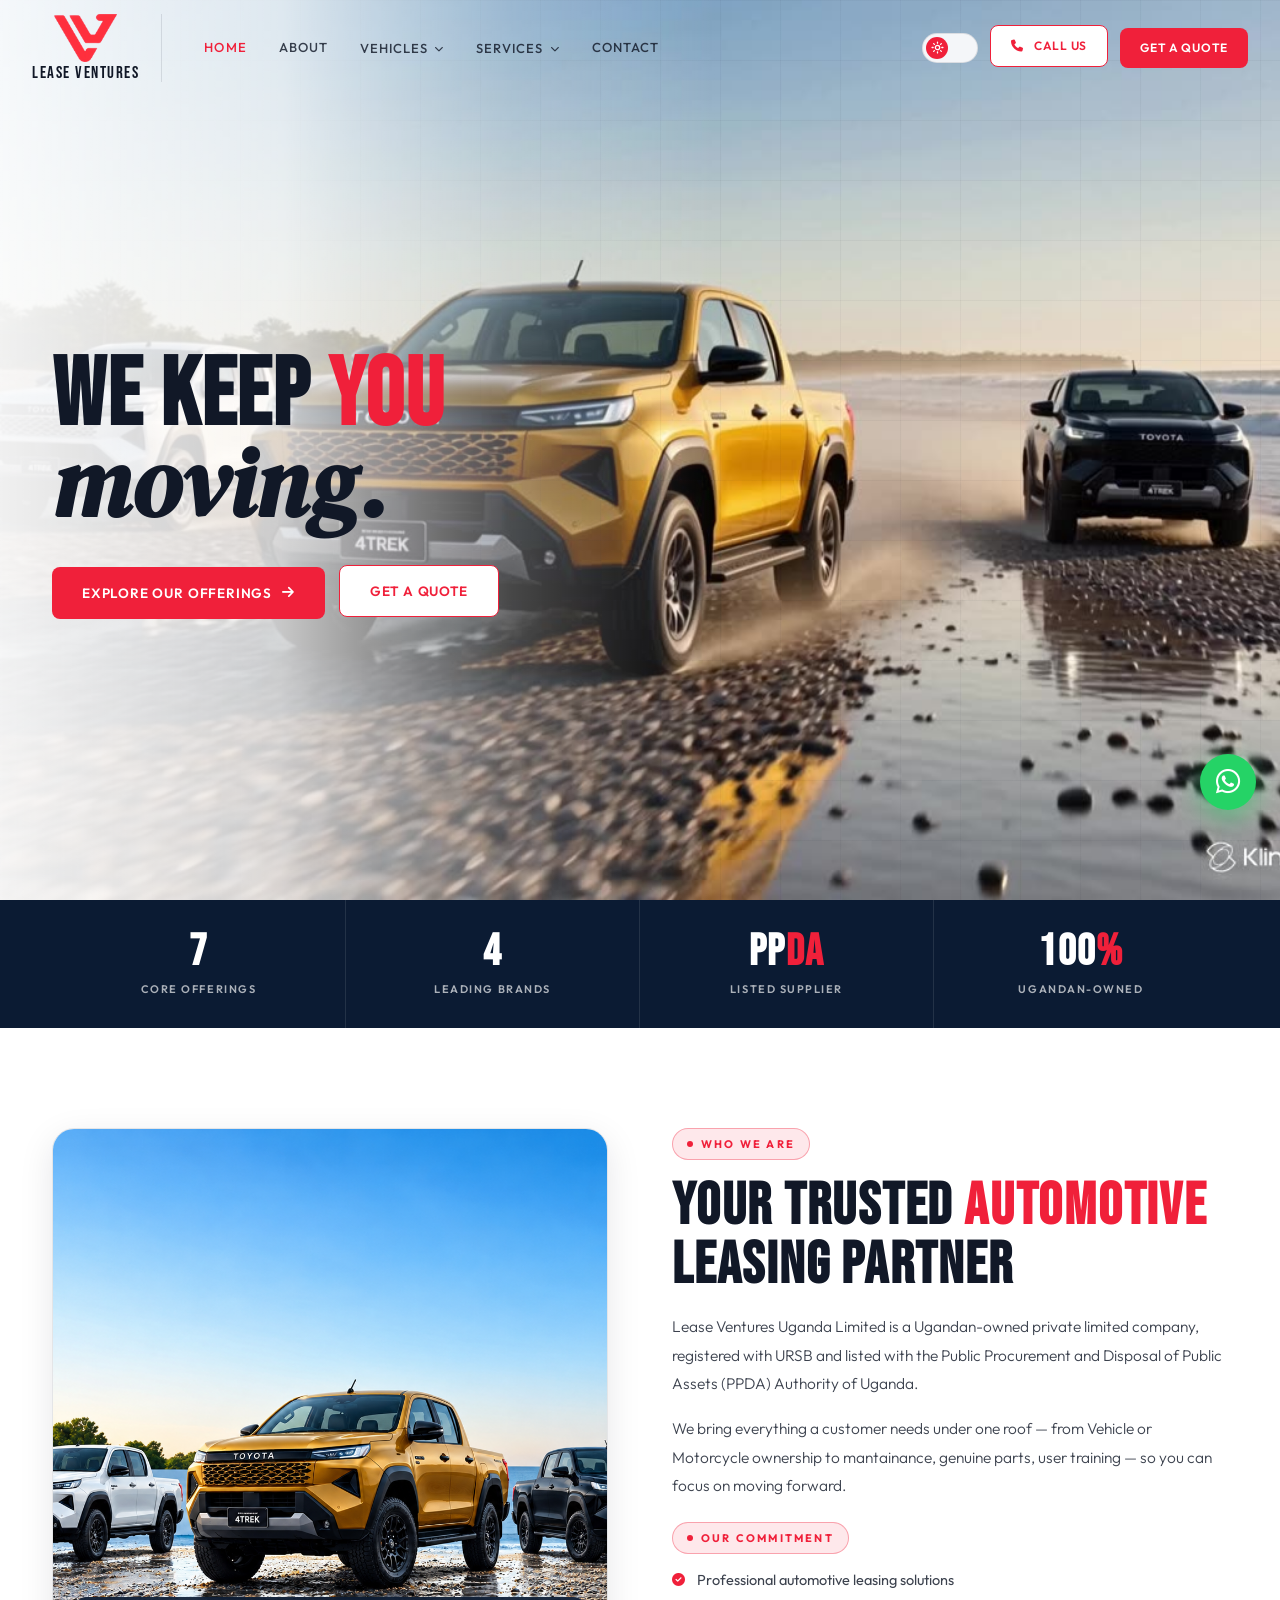
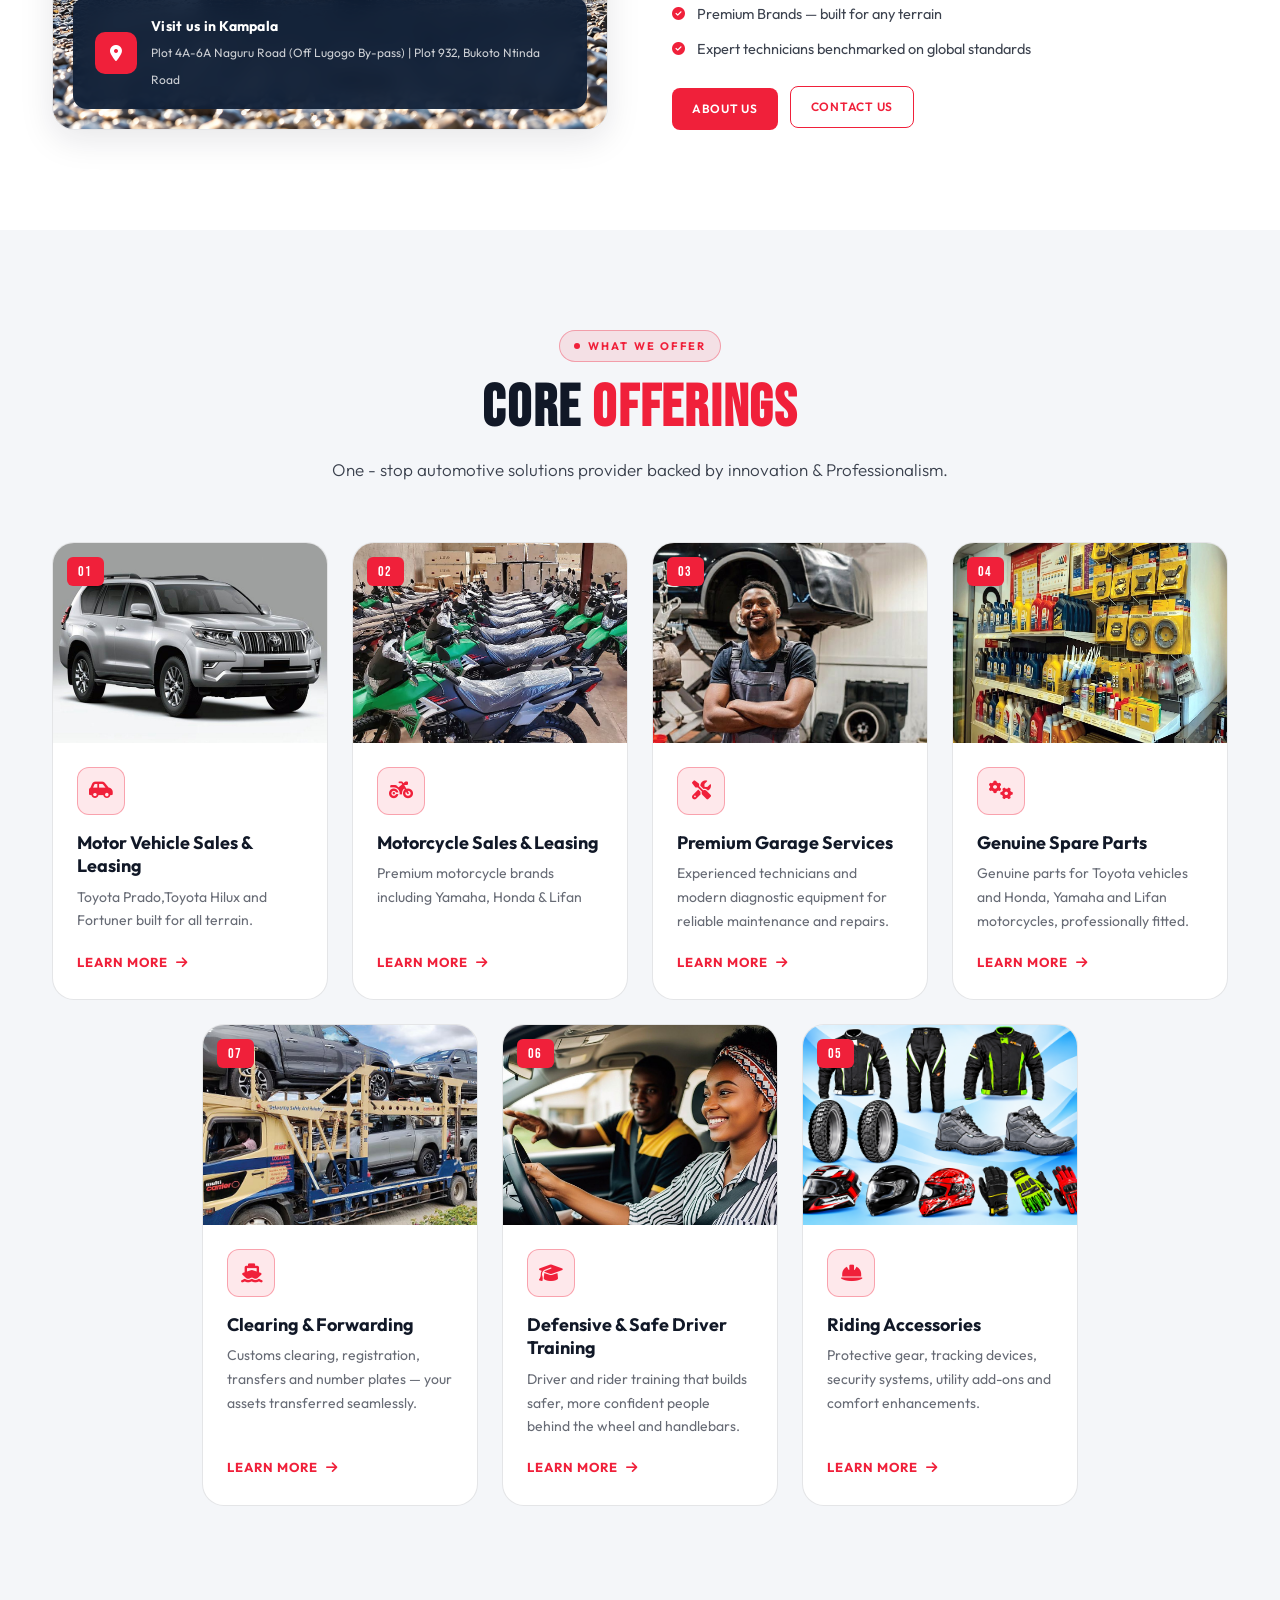
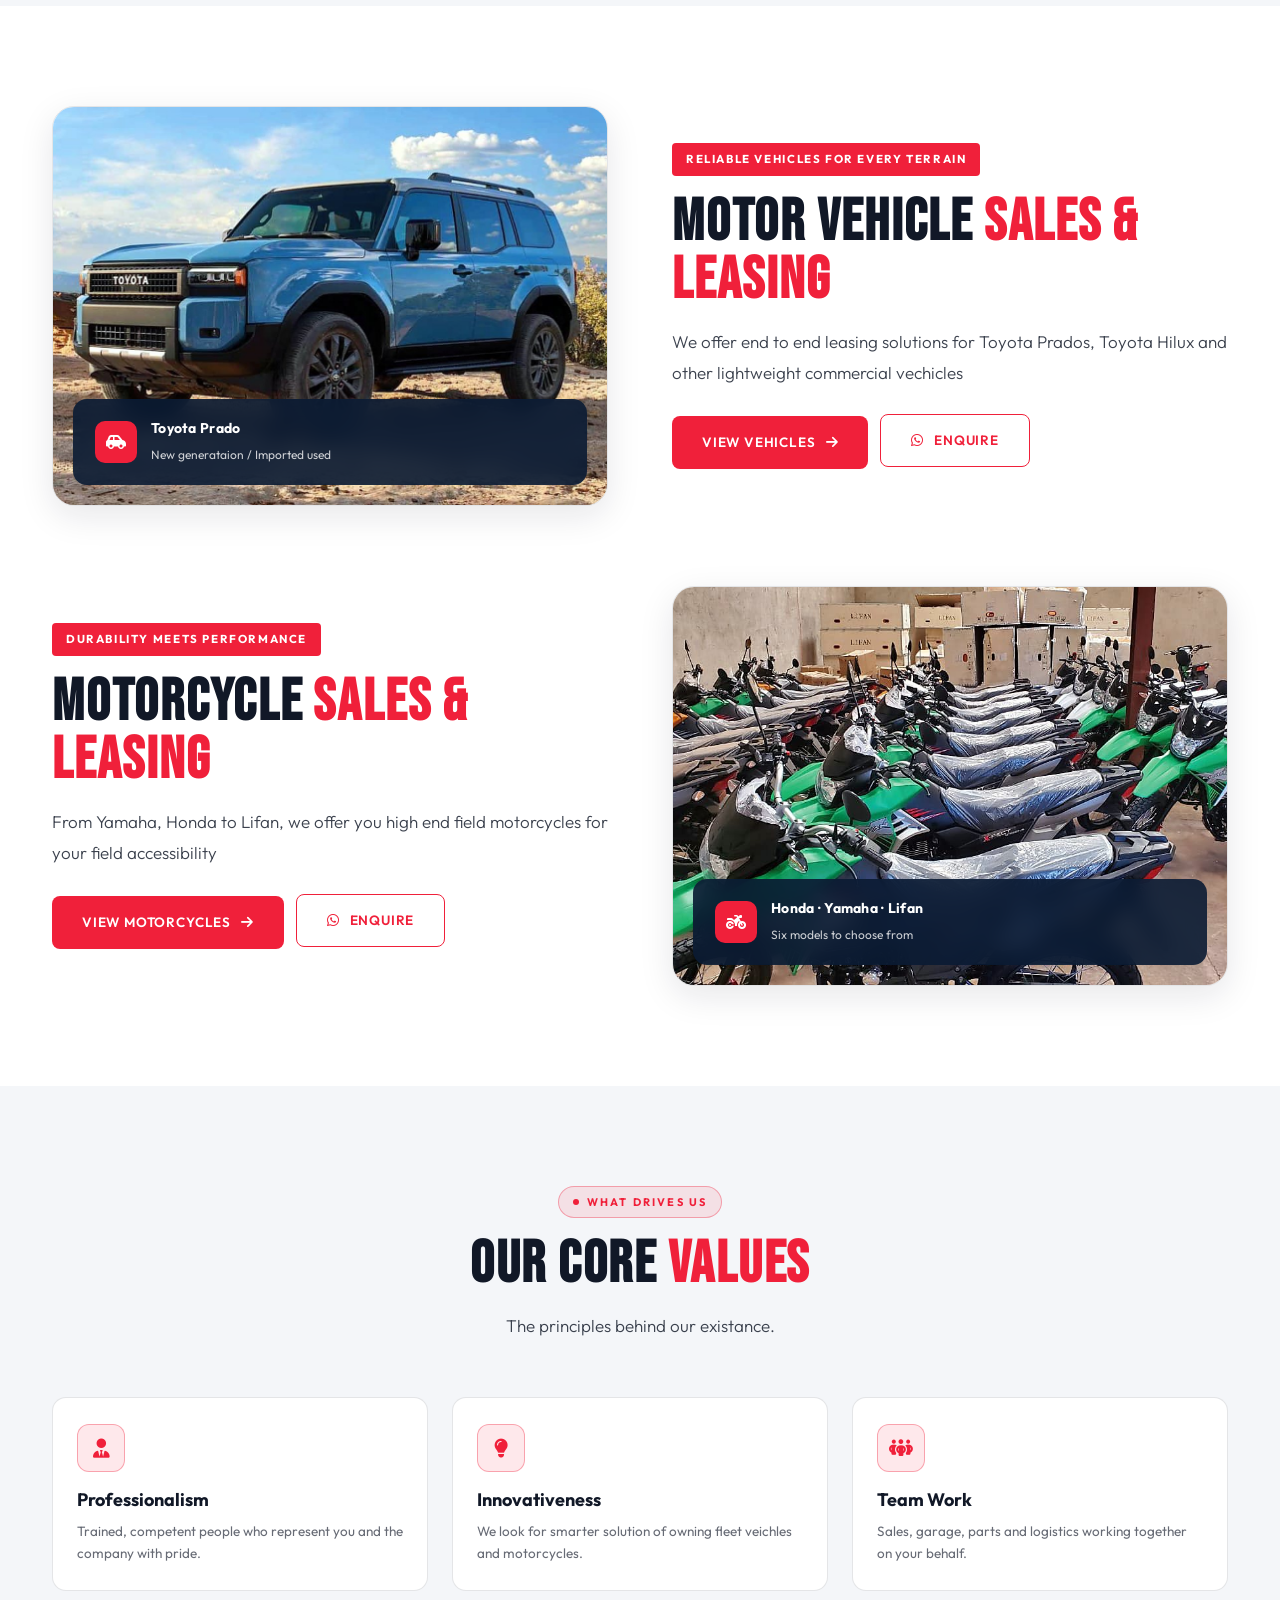
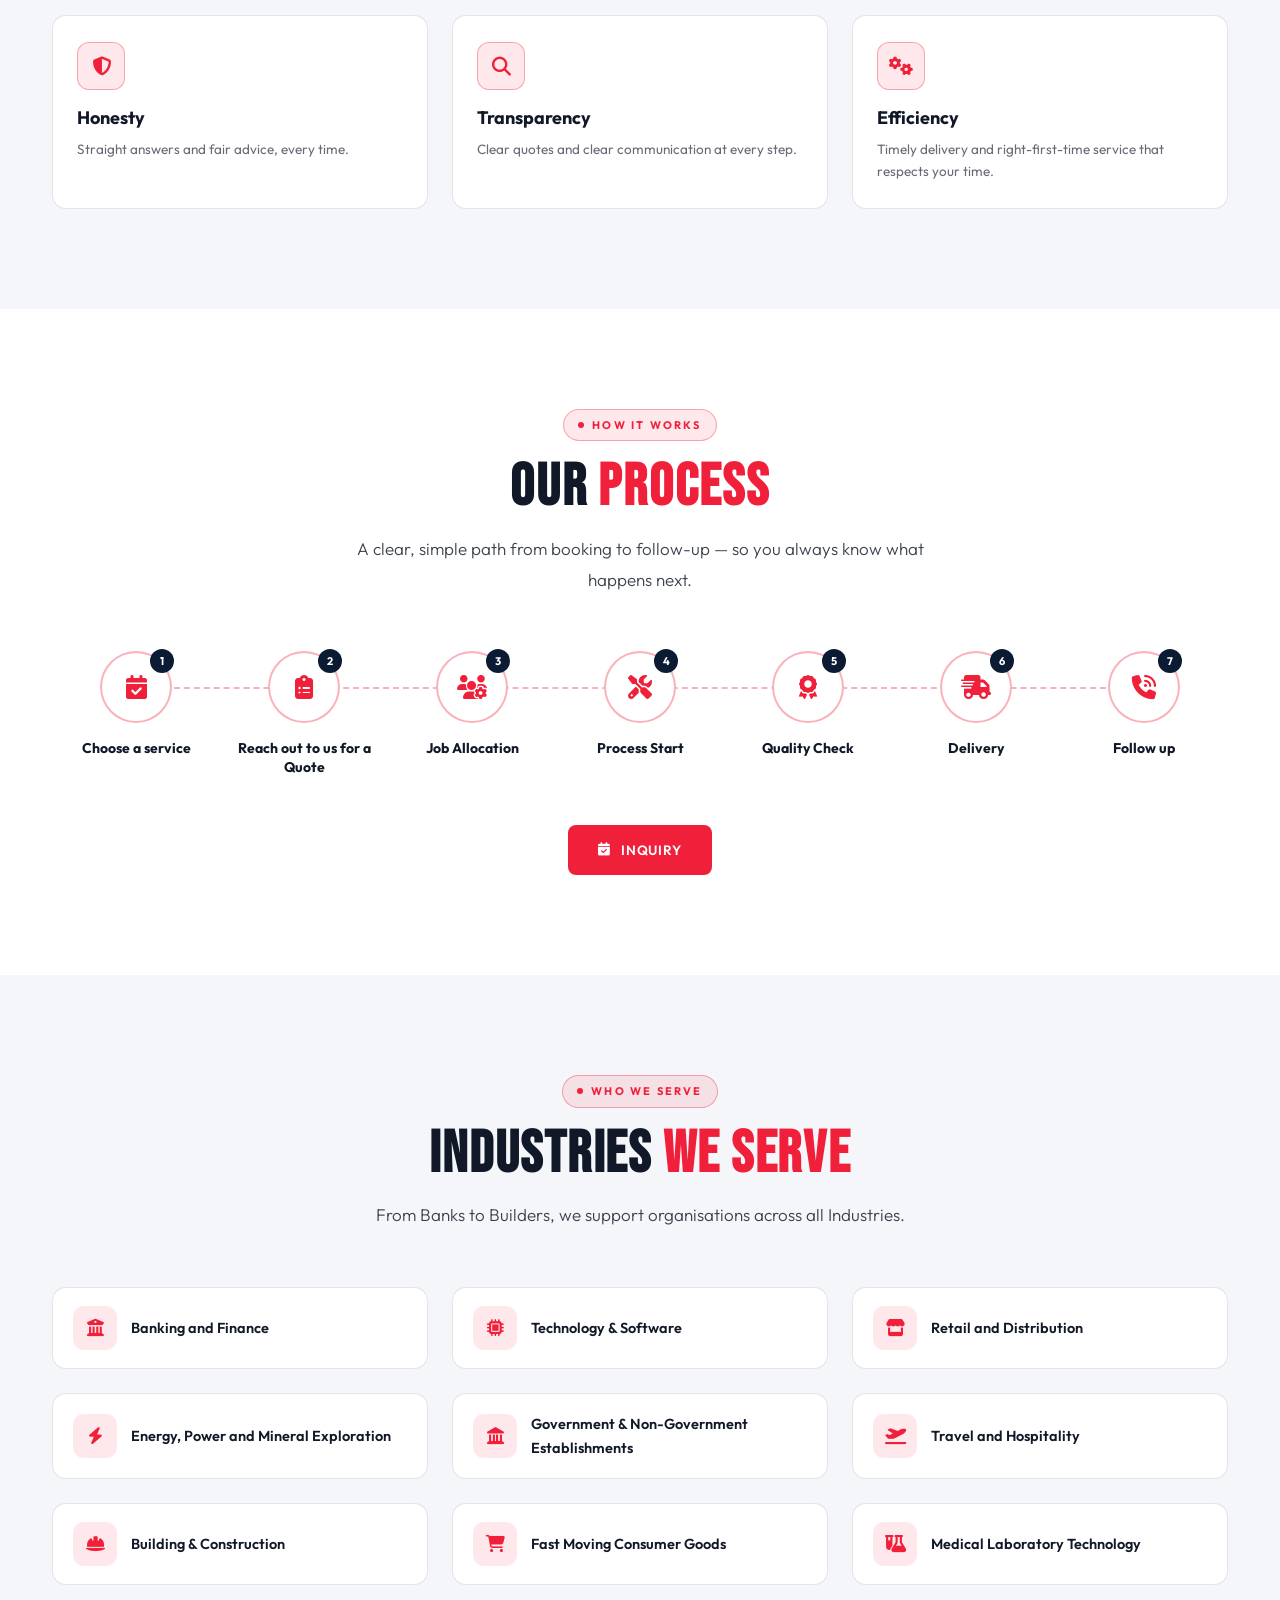
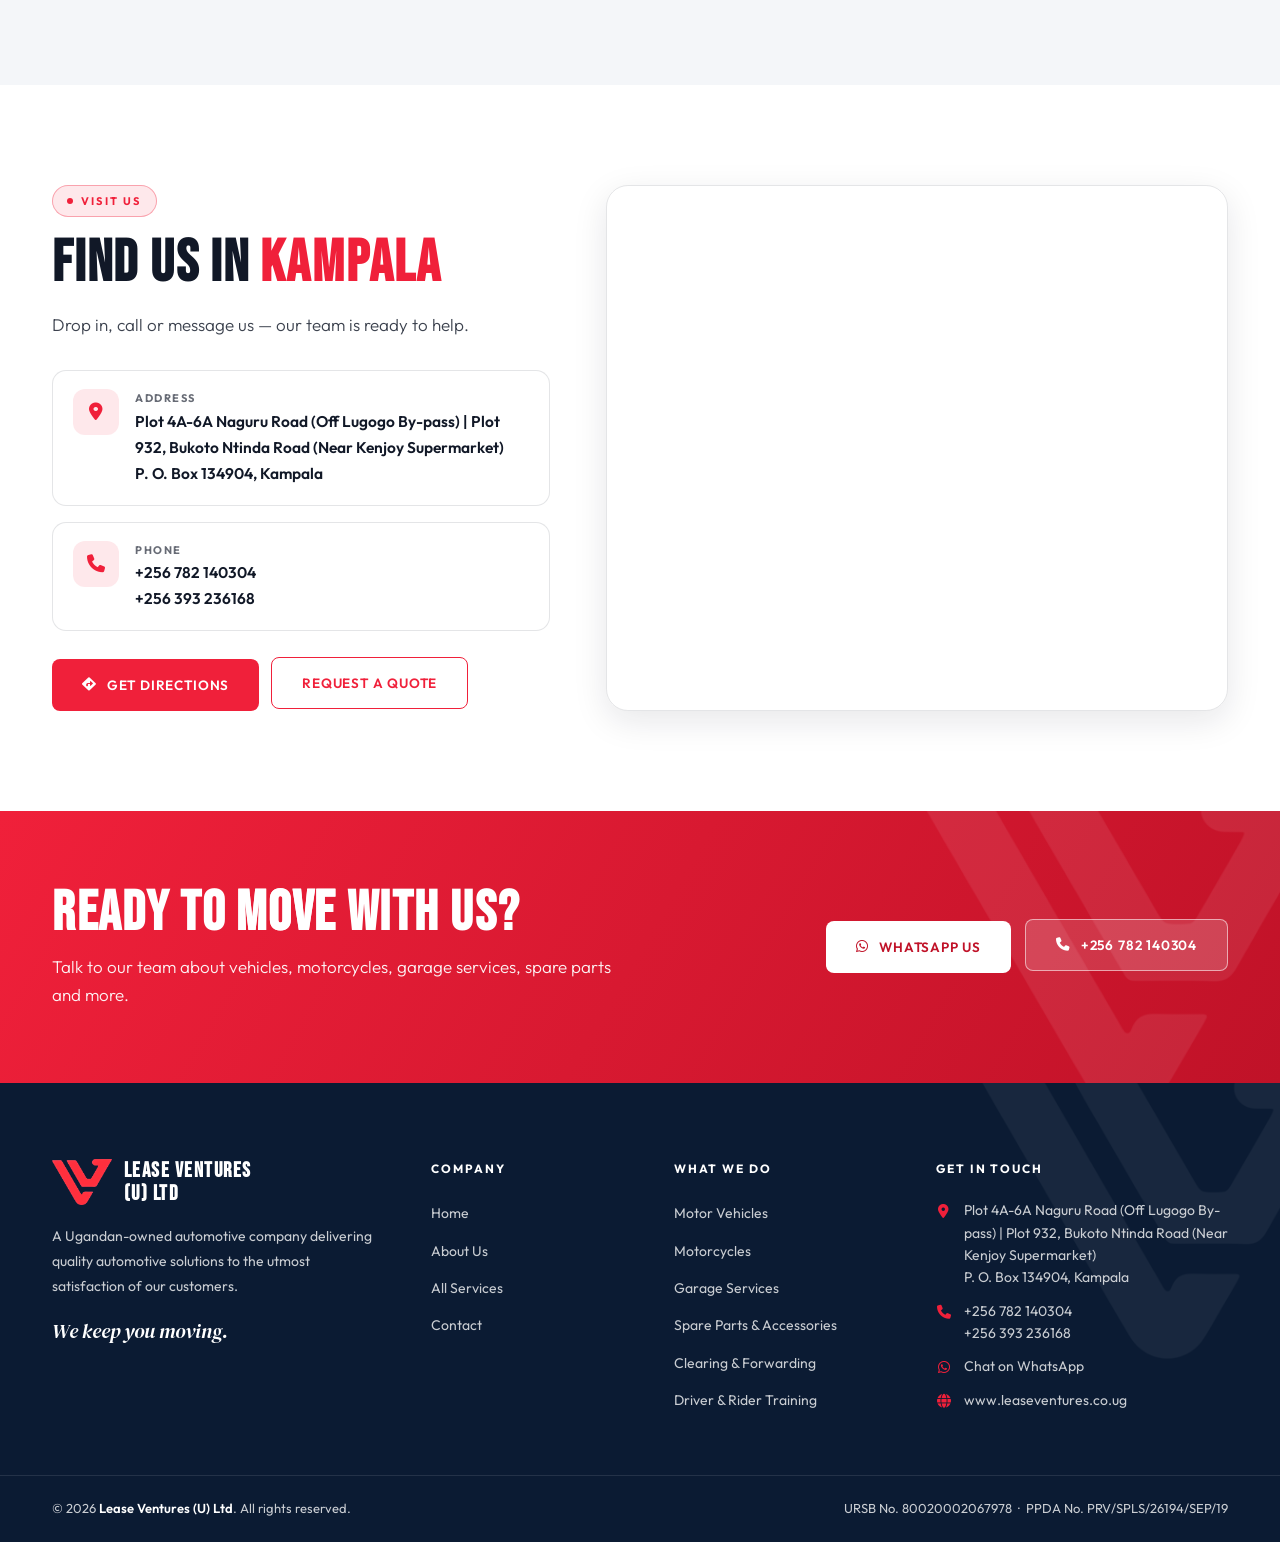
<file: index.html>
<!DOCTYPE html>
<html lang="en" data-theme="light">

<head>
    <meta charset="UTF-8" />
    <meta name="viewport" content="width=device-width, initial-scale=1.0" />
    <title>Lease Ventures (U) Ltd | Automotive Solutions in Kampala, Uganda</title>
    <meta name="description" content="Toyota vehicles, Honda, Yamaha & Lifan motorcycles, garage services, genuine spare parts, accessories, clearing & forwarding and driver training in Kampala, Uganda." />
    <meta name="theme-color" content="#F0203A" />
    <meta property="og:title" content="Lease Ventures (U) Ltd | Automotive Solutions in Kampala, Uganda" />
    <meta property="og:description" content="Toyota vehicles, Honda, Yamaha & Lifan motorcycles, garage services, genuine spare parts, accessories, clearing & forwarding and driver training in Kampala, Uganda." />
    <meta property="og:image" content="images/hero.jpg" />
    <link rel="icon" type="image/png" href="images/favicon.png" />
    <link rel="preconnect" href="https://fonts.googleapis.com" />
    <link rel="preconnect" href="https://fonts.gstatic.com" crossorigin />
    <link href="https://fonts.googleapis.com/css2?family=Bebas+Neue&family=DM+Serif+Display:ital@0;1&family=Outfit:wght@300;400;500;600;700&display=swap" rel="stylesheet" />
    <link rel="stylesheet" href="https://cdnjs.cloudflare.com/ajax/libs/font-awesome/6.5.1/css/all.min.css" />
    <script src="js/theme.js?v=2"></script>
    <link rel="stylesheet" href="css/style.css?v=2" />
    <script type="application/ld+json">
        {
            "@context": "https://schema.org",
            "@type": "AutoDealer",
            "name": "Lease Ventures (U) Ltd",
            "slogan": "We keep you moving",
            "telephone": "+256 782 140304",
            "address": {
                "@type": "PostalAddress",
                "streetAddress": "Plot 4A-6A Naguru Road (Off Lugogo By-pass) | Plot 932, Bukoto Ntinda Road (Near Kenjoy Supermarket)",
                "addressLocality": "Kampala",
                "addressCountry": "UG"
            }
        }
    </script>
</head>

<body>

    <header class="nav" id="nav">
        <div class="nav-inner">
            <a href="index.html" class="brand" aria-label="Lease Ventures – Home">
                <img src="images/logo.png" alt="Lease Ventures logo" width="52" height="48" />
                <span>Lease Ventures</span>
            </a>
            <ul class="menu">
                <li class="active"><a href="index.html">Home</a></li>
                <li><a href="about.html">About</a></li>
                <li class="has-sub"><button type="button" aria-haspopup="true">Vehicles <i
              class="fa-solid fa-chevron-down"></i></button>
                    <div class="sub"><a href="vehicles.html"><i class="fa-solid fa-car-side"></i>Motor Vehicles</a><a href="motorcycles.html"><i class="fa-solid fa-motorcycle"></i>Motorcycles</a></div>
                </li>
                <li class="has-sub"><button type="button" aria-haspopup="true">Services <i
              class="fa-solid fa-chevron-down"></i></button>
                    <div class="sub"><a href="garage.html"><i class="fa-solid fa-screwdriver-wrench"></i>Garage Services</a><a href="spare-parts.html"><i class="fa-solid fa-gears"></i>Spare Parts & Accessories</a><a href="clearing-forwarding.html"><i class="fa-solid fa-ship"></i>Clearing & Forwarding</a>
                        <a href="driver-training.html"><i class="fa-solid fa-graduation-cap"></i>Driver & Rider Training</a><a href="services.html"><i class="fa-solid fa-grip"></i>All Services</a></div>
                </li>
                <li><a href="contact.html">Contact</a></li>
            </ul>
            <div class="nav-actions">
                <button class="theme-toggle" id="themeToggle" type="button" aria-label="Switch to dark mode" title="Switch to dark mode">
          <span class="knob">
            <svg class="ico-sun" viewBox="0 0 24 24" fill="none" stroke="currentColor" stroke-width="2.4"
              stroke-linecap="round">
              <circle cx="12" cy="12" r="4" />
              <path
                d="M12 2v2M12 20v2M4.9 4.9l1.4 1.4M17.7 17.7l1.4 1.4M2 12h2M20 12h2M4.9 19.1l1.4-1.4M17.7 6.3l1.4-1.4" />
            </svg>
            <svg class="ico-moon" viewBox="0 0 24 24" fill="currentColor">
              <path d="M21 12.8A9 9 0 1 1 11.2 3a7 7 0 0 0 9.8 9.8z" />
            </svg>
          </span>
        </button>
                <a href="tel:+256782140304" class="btn btn-outline btn-sm btn-call"><i class="fa-solid fa-phone"></i> Call
          Us</a>
                <a href="contact.html#quote" class="btn btn-primary btn-sm">Get a Quote</a>
                <button class="hamburger" id="hamburger" type="button" aria-label="Open menu" aria-expanded="false"><span></span><span></span><span></span></button>
            </div>
        </div>
    </header>
    <nav class="mobile" id="mobileMenu" aria-label="Mobile menu">
        <a href="index.html">Home</a><a href="about.html">About</a>
        <div class="m-group"><button type="button" class="m-toggle">Vehicles <i
          class="fa-solid fa-chevron-down"></i></button>
            <div class="m-sub"><a href="vehicles.html"><i class="fa-solid fa-car-side"></i>Motor Vehicles</a><a href="motorcycles.html"><i class="fa-solid fa-motorcycle"></i>Motorcycles</a></div>
        </div>
        <div class="m-group"><button type="button" class="m-toggle">Services <i
          class="fa-solid fa-chevron-down"></i></button>
            <div class="m-sub"><a href="garage.html"><i class="fa-solid fa-screwdriver-wrench"></i>Garage Services</a><a href="spare-parts.html"><i class="fa-solid fa-gears"></i>Spare Parts & Accessories</a><a href="clearing-forwarding.html"><i class="fa-solid fa-ship"></i>Clearing & Forwarding</a>
                <a href="driver-training.html"><i class="fa-solid fa-graduation-cap"></i>Driver & Rider Training</a><a href="services.html"><i class="fa-solid fa-grip"></i>All Services</a></div>
        </div><a href="contact.html">Contact</a>
        <a href="contact.html#quote" class="btn btn-primary">Get a Quote</a>
        <a href="tel:+256782140304" class="btn btn-outline"><i class="fa-solid fa-phone"></i> Call +256 782 140304</a>
    </nav>

    <main>

        <section class="hero" id="top">
            <div class="hero-bg">
                <!-- Poster shows instantly; the video fades in over it once it is actually playing -->
                <div class="hero-bg-img" role="img" aria-label="Toyota Hilux 4TREK pickups driving along a pebble beach"></div>
                <video class="hero-video" id="heroVideo" muted loop playsinline preload="none" aria-hidden="true" tabindex="-1" poster="images/racingcars-poster.jpg">
                    <source src="videos/racingcars-hero-mobile.mp4" type="video/mp4" media="(max-width: 720px)" />
                    <source src="videos/racingcars-hero.mp4" type="video/mp4" />
                </video>
                <!-- second clip: crossfades in after the first, then back again (see js/main.js) -->
                <video class="hero-video" id="heroVideo2" muted loop playsinline preload="none" aria-hidden="true" tabindex="-1">
                    <source src="videos/carblink-hero-mobile.mp4" type="video/mp4" media="(max-width: 720px)" />
                    <source src="videos/carblink-hero.mp4" type="video/mp4" />
                </video>
                <div class="hero-grid"></div>
            </div>
            <div class="container">
                <div class="hero-text">
                    <h1>WE KEEP <span class="accent">YOU</span><br><span class="italic">moving.</span></h1>
                    <div class="hero-actions">
                        <a href="services.html" class="btn btn-primary">Explore Our Offerings <i
                class="fa-solid fa-arrow-right"></i></a>
                        <a href="contact.html#quote" class="btn btn-outline">Get a Quote</a>
                    </div>
                </div>
            </div>
            <button class="hero-toggle" id="heroToggle" type="button" aria-label="Pause background video" hidden>
                <i class="fa-solid fa-pause"></i>
            </button>
        </section>

        <section class="stats">
            <div class="container stats-grid">
                <div class="stat"><b>7</b><small>Core Offerings</small></div>
                <div class="stat"><b>4</b><small>Leading Brands</small></div>
                <div class="stat"><b>PP<span>DA</span></b><small>Listed Supplier</small></div>
                <div class="stat"><b>100<span>%</span></b><small>Ugandan-Owned</small></div>
            </div>
        </section>

        <section class="section">
            <div class="container">
                <div class="split">
                    <div class="split-media reveal">
                        <img src="images/office.png" alt="Inside the Lease Ventures showroom and office" loading="lazy" />
                        <div class="float-card"><i class="fa-solid fa-location-dot"></i>
                            <div><b>Visit us in Kampala</b><small>Plot 4A-6A Naguru Road (Off Lugogo By-pass) | Plot 932, Bukoto Ntinda Road</small></div>
                        </div>
                    </div>
                    <div class="split-body reveal d1">
                        <span class="eyebrow">Who We Are</span>
                        <h2 class="title">YOUR TRUSTED <span>AUTOMOTIVE</span> LEASING PARTNER</h2>
                        <div class="prose">
                            <p>Lease Ventures Uganda Limited is a Ugandan-owned private limited company, registered with URSB and listed with the Public Procurement and Disposal of Public Assets (PPDA) Authority of Uganda.</p>
                            <p>We bring everything a customer needs under one roof &mdash; from Vehicle or Motorcycle ownership to mantainance, genuine parts, user training &mdash; so you can focus on moving forward.</p>
                        </div>
                        <span class="eyebrow" style="margin-top: 2em;">OUR COMMITMENT</span>
                        <ul class="check-list" style="margin-top: -0.2em;">
                            <li><i class="fa-solid fa-circle-check"></i>Professional automotive leasing solutions
                            </li>
                            <li><i class="fa-solid fa-circle-check"></i>Premium Brands &mdash; built for any terrain</li>
                            <li><i class="fa-solid fa-circle-check"></i>Expert technicians benchmarked on global standards</li>
                        </ul>
                        <div class="btn-row"><a href="about.html" class="btn btn-primary btn-sm">About Us</a><a href="contact.html" class="btn btn-outline btn-sm">Contact Us</a></div>
                    </div>
                </div>
            </div>
        </section>

        <section class="section section-alt">
            <div class="container">
                <div class="section-head center reveal">
                    <span class="eyebrow">What We Offer</span>
                    <h2 class="title">CORE <span>OFFERINGS</span></h2>
                    <p class="lead">One - stop automotive solutions provider backed by innovation & Professionalism.
                    </p>
                </div>
                <div class="offers">
                    <article class="offer reveal d1">
                        <div class="offer-img"><img src="images/prado-prev.jpg" alt="Motor Vehicle Sales & Leasing" loading="lazy" /><span class="num">01</span></div>
                        <div class="offer-body">
                            <div class="icon-box"><i class="fa-solid fa-car-side"></i></div>
                            <h3>Motor Vehicle Sales & Leasing</h3>
                            <p>Toyota Prado,Toyota Hilux and Fortuner built for all terrain.
                            </p>
                            <a href="vehicles.html" class="link-arrow">Learn more <i class="fa-solid fa-arrow-right"></i></a>
                        </div>
                    </article>
                    <article class="offer reveal d2">
                        <div class="offer-img"><img src="images/bikes-warehouse.jpg" alt="Motorcycle Sales & Leasing" loading="lazy" /><span class="num">02</span></div>
                        <div class="offer-body">
                            <div class="icon-box"><i class="fa-solid fa-motorcycle"></i></div>
                            <h3>Motorcycle Sales & Leasing</h3>
                            <p>Premium motorcycle brands including Yamaha, Honda & Lifan</p>
                            <a href="motorcycles.html" class="link-arrow">Learn more <i class="fa-solid fa-arrow-right"></i></a>
                        </div>
                    </article>
                    <article class="offer reveal d3">
                        <div class="offer-img"><img src="images/mechanic.jpg" alt="Premium Garage Services" loading="lazy" /><span class="num">03</span></div>
                        <div class="offer-body">
                            <div class="icon-box"><i class="fa-solid fa-screwdriver-wrench"></i></div>
                            <h3>Premium Garage Services</h3>
                            <p>Experienced technicians and modern diagnostic equipment for reliable maintenance and repairs.</p>
                            <a href="garage.html" class="link-arrow">Learn more <i class="fa-solid fa-arrow-right"></i></a>
                        </div>
                    </article>
                    <article class="offer reveal d1">
                        <div class="offer-img"><img src="images/accessories.jpg" alt="Genuine Spare Parts" loading="lazy" /><span class="num">04</span></div>
                        <div class="offer-body">
                            <div class="icon-box"><i class="fa-solid fa-gears"></i></div>
                            <h3>Genuine Spare Parts</h3>
                            <p>Genuine parts for Toyota vehicles and Honda, Yamaha and Lifan motorcycles, professionally fitted.</p>
                            <a href="spare-parts.html" class="link-arrow">Learn more <i class="fa-solid fa-arrow-right"></i></a>
                        </div>
                    </article>

                    <article class="offer reveal d1">
                        <div class="offer-img"><img src="images/carrier.jpg" alt="Clearing & Forwarding" loading="lazy" /><span class="num">07</span></div>
                        <div class="offer-body">
                            <div class="icon-box"><i class="fa-solid fa-ship"></i></div>
                            <h3>Clearing & Forwarding</h3>
                            <p>Customs clearing, registration, transfers and number plates — your assets transferred seamlessly.</p>
                            <a href="clearing-forwarding.html" class="link-arrow">Learn more <i
                  class="fa-solid fa-arrow-right"></i></a>
                        </div>
                    </article>
                    <article class="offer reveal d3">
                        <div class="offer-img"><img src="images/driving-lesson.jpg" alt="Defensive & Safe Driver Training" loading="lazy" /><span class="num">06</span></div>
                        <div class="offer-body">
                            <div class="icon-box"><i class="fa-solid fa-graduation-cap"></i></div>
                            <h3>Defensive & Safe Driver Training</h3>
                            <p>Driver and rider training that builds safer, more confident people behind the wheel and handlebars.</p>
                            <a href="driver-training.html" class="link-arrow">Learn more <i class="fa-solid fa-arrow-right"></i></a>
                        </div>
                    </article>
                    <article class="offer reveal d2">
                        <div class="offer-img"><img src="images/riding-accessories.png" alt="Automotive Accessories" loading="lazy" /><span class="num">05</span></div>
                        <div class="offer-body">
                            <div class="icon-box"><i class="fa-solid fa-helmet-safety"></i></div>
                            <h3>Riding Accessories</h3>
                            <p>Protective gear, tracking devices, security systems, utility add-ons and comfort enhancements.</p>
                            <a href="spare-parts.html#accessories" class="link-arrow">Learn more <i
                  class="fa-solid fa-arrow-right"></i></a>
                        </div>
                    </article>
                </div>
            </div>
        </section>

        <section class="section">
            <div class="container stack">
                <div class="split">
                    <div class="split-media reveal">
                        <img src="images/prado-new.jpg" alt="Toyota Prado new generation" loading="lazy" />
                        <div class="float-card"><i class="fa-solid fa-car-side"></i>
                            <div><b>Toyota Prado</b><small>New generataion / Imported used</small></div>
                        </div>
                    </div>
                    <div class="split-body reveal d1">
                        <span class="tagline">Reliable vehicles for every terrain</span>
                        <h2 class="title">MOTOR VEHICLE <span>SALES &amp; LEASING</span></h2>
                        <p class="lead">We offer end to end leasing solutions for Toyota Prados, Toyota Hilux and other lightweight commercial vechicles</p>
                        <div class="btn-row"><a href="vehicles.html" class="btn btn-primary">View Vehicles <i
                  class="fa-solid fa-arrow-right"></i></a><a href="https://wa.me/256782140304?text=Hello%20Lease%20Ventures%2C%20I%20am%20interested%20in%20your%20Toyota%20vehicles." class="btn btn-outline" target="_blank" rel="noopener"><i class="fa-brands fa-whatsapp"></i> Enquire</a>
                        </div>
                    </div>
                </div>
                <div class="split reverse">
                    <div class="split-media reveal">
                        <img src="images/bikes-warehouse.jpg" alt="Motorcycles in the Lease Ventures warehouse" loading="lazy" />
                        <div class="float-card"><i class="fa-solid fa-motorcycle"></i>
                            <div><b>Honda &middot; Yamaha &middot; Lifan</b><small>Six models to choose from</small></div>
                        </div>
                    </div>
                    <div class="split-body reveal d1">
                        <span class="tagline">Durability meets performance</span>
                        <h2 class="title">MOTORCYCLE <span>SALES &amp; LEASING</span></h2>
                        <p class="lead">From Yamaha, Honda to Lifan, we offer you high end field motorcycles for your field accessibility</p>
                        <div class="btn-row"><a href="motorcycles.html" class="btn btn-primary">View Motorcycles <i
                  class="fa-solid fa-arrow-right"></i></a><a href="https://wa.me/256782140304?text=Hello%20Lease%20Ventures%2C%20I%20am%20interested%20in%20your%20motorcycles." class="btn btn-outline" target="_blank" rel="noopener"><i class="fa-brands fa-whatsapp"></i> Enquire</a>
                        </div>
                    </div>
                </div>
            </div>
        </section>

        <section class="section section-alt">
            <div class="container">
                <div class="section-head center reveal">
                    <span class="eyebrow">What Drives Us</span>
                    <h2 class="title">OUR CORE <span>VALUES</span></h2>
                    <p class="lead">The principles behind our existance.</p>
                </div>
                <div class="grid g3">
                    <div class="plain reveal d2">
                        <div class="icon-box"><i class="fa-solid fa-user-tie"></i></div>
                        <h3 class="card-title">Professionalism</h3>
                        <p>Trained, competent people who represent you and the company with pride.</p>
                    </div>

                    <div class="plain reveal d1">
                        <div class="icon-box"><i class="fa-solid fa-lightbulb"></i></div>
                        <h3 class="card-title">Innovativeness</h3>
                        <p>We look for smarter solution of owning fleet veichles and motorcycles.</p>
                    </div>

                    <div class="plain reveal d3">
                        <div class="icon-box"><i class="fa-solid fa-people-group"></i></div>
                        <h3 class="card-title">Team Work</h3>
                        <p>Sales, garage, parts and logistics working together on your behalf.</p>
                    </div>
                    <div class="plain reveal d1">
                        <div class="icon-box"><i class="fa-solid fa-shield-halved"></i></div>
                        <h3 class="card-title">Honesty</h3>
                        <p>Straight answers and fair advice, every time.</p>
                    </div>
                    <div class="plain reveal d2">
                        <div class="icon-box"><i class="fa-solid fa-magnifying-glass"></i></div>
                        <h3 class="card-title">Transparency</h3>
                        <p>Clear quotes and clear communication at every step.</p>
                    </div>
                    <div class="plain reveal d3">
                        <div class="icon-box"><i class="fa-solid fa-gears"></i></div>
                        <h3 class="card-title">Efficiency</h3>
                        <p>Timely delivery and right-first-time service that respects your time.</p>
                    </div>
                </div>
            </div>
        </section>

        <section class="section">
            <div class="container">
                <div class="section-head center reveal">
                    <span class="eyebrow">How It Works</span>
                    <h2 class="title">OUR <span>PROCESS</span></h2>
                    <p class="lead">A clear, simple path from booking to follow-up — so you always know what happens next.</p>
                </div>
                <div class="steps">
                    <div class="step reveal d1">
                        <div class="step-icon"><i class="fa-solid fa-calendar-check"></i><sup>1</sup></div>
                        <h4>Choose a service</h4>
                    </div>
                    <div class="step reveal d2">
                        <div class="step-icon"><i class="fa-solid fa-clipboard-list"></i><sup>2</sup></div>
                        <h4>Reach out to us for a Quote</h4>
                    </div>
                    <div class="step reveal d3">
                        <div class="step-icon"><i class="fa-solid fa-users-gear"></i><sup>3</sup></div>
                        <h4>Job Allocation</h4>
                    </div>
                    <div class="step reveal d1">
                        <div class="step-icon"><i class="fa-solid fa-screwdriver-wrench"></i><sup>4</sup></div>
                        <h4>Process Start</h4>
                    </div>
                    <div class="step reveal d2">
                        <div class="step-icon"><i class="fa-solid fa-award"></i><sup>5</sup></div>
                        <h4>Quality Check</h4>
                    </div>
                    <div class="step reveal d3">
                        <div class="step-icon"><i class="fa-solid fa-truck-fast"></i><sup>6</sup></div>
                        <h4>Delivery</h4>
                    </div>
                    <div class="step reveal d1">
                        <div class="step-icon"><i class="fa-solid fa-phone-volume"></i><sup>7</sup></div>
                        <h4>Follow up</h4>
                    </div>
                </div>
                <div class="center reveal" style="margin-top:48px"><a href="https://wa.me/256782140304?text=Hello%20Lease%20Ventures%2C%20I%20would%20like%20to%20book%20a%20garage%20service%20appointment." class="btn btn-primary" target="_blank" rel="noopener"><i class="fa-solid fa-calendar-check"></i> Inquiry</a></div>
            </div>
        </section>

        <section class="section section-alt">
            <div class="container">
                <div class="section-head center reveal">
                    <span class="eyebrow">Who We Serve</span>
                    <h2 class="title">INDUSTRIES <span>WE SERVE</span></h2>
                    <p class="lead">From Banks to Builders, we support organisations across all Industries.</p>
                </div>
                <div class="grid g3">
                    <div class="industry reveal d1"><i class="fa-solid fa-building-columns"></i>Banking and Finance</div>
                    <div class="industry reveal d2"><i class="fa-solid fa-microchip"></i>Technology & Software</div>
                    <div class="industry reveal d3"><i class="fa-solid fa-store"></i>Retail and Distribution</div>
                    <div class="industry reveal d1"><i class="fa-solid fa-bolt"></i>Energy, Power and Mineral Exploration</div>
                    <div class="industry reveal d2"><i class="fa-solid fa-landmark"></i>Government & Non-Government Establishments
                    </div>
                    <div class="industry reveal d3"><i class="fa-solid fa-plane-departure"></i>Travel and Hospitality</div>
                    <div class="industry reveal d1"><i class="fa-solid fa-helmet-safety"></i>Building & Construction</div>
                    <div class="industry reveal d2"><i class="fa-solid fa-cart-shopping"></i>Fast Moving Consumer Goods</div>
                    <div class="industry reveal d3"><i class="fa-solid fa-flask-vial"></i>Medical Laboratory Technology</div>
                </div>
            </div>
        </section>

        <section class="section">
            <div class="container">
                <div class="contact-grid">
                    <div class="reveal">
                        <span class="eyebrow">Visit Us</span>
                        <h2 class="title">FIND US IN <span>KAMPALA</span></h2>
                        <p class="lead">Drop in, call or message us — our team is ready to help.</p>
                        <div class="info-list">
                            <div class="info"><i class="fa-solid fa-location-dot"></i>
                                <div><small>Address</small><b>Plot 4A-6A Naguru Road (Off Lugogo By-pass) | Plot 932, Bukoto Ntinda Road (Near Kenjoy Supermarket)<br>P. O. Box
                    134904, Kampala</b></div>
                            </div>
                            <div class="info"><i class="fa-solid fa-phone"></i>
                                <div><small>Phone</small><a href="tel:+256782140304">+256 782 140304</a><br><a href="tel:+256393236168">+256 393 236168</a></div>
                            </div>
                        </div>
                        <div class="btn-row"><a href="https://www.google.com/maps/search/?api=1&query=Kenjoy+Supermarket+Ntinda+Bukoto+Road+Kampala" class="btn btn-primary" target="_blank" rel="noopener"><i class="fa-solid fa-diamond-turn-right"></i>
                Get Directions</a><a href="contact.html#quote" class="btn btn-outline">Request a Quote</a></div>
                    </div>
                    <div class="map reveal d1"><iframe src="https://www.google.com/maps?q=Kenjoy+Supermarket+Ntinda+Bukoto+Road+Kampala&output=embed" title="Lease Ventures location map" loading="lazy" referrerpolicy="no-referrer-when-downgrade" allowfullscreen></iframe></div>
                </div>
            </div>
        </section>

        <section class="cta">
            <div class="container cta-inner">
                <div class="reveal">
                    <h2>READY TO <span style="color:#fff;text-shadow:0 0 0 #fff">MOVE</span> WITH US?</h2>
                    <p>Talk to our team about vehicles, motorcycles, garage services, spare parts and more.</p>
                </div>
                <div class="cta-actions reveal d1">
                    <a href="https://wa.me/256782140304?text=Hello%20Lease%20Ventures%2C%20I%20would%20like%20to%20make%20an%20enquiry." class="btn btn-white" target="_blank" rel="noopener"><i class="fa-brands fa-whatsapp"></i> WhatsApp Us</a>
                    <a href="tel:+256782140304" class="btn btn-ghost"><i class="fa-solid fa-phone"></i> +256 782 140304</a>
                </div>
            </div>
        </section>
    </main>

    <footer class="footer">
        <div class="footer-main">
            <div class="container footer-grid">
                <div>
                    <div class="footer-brand"><img src="images/logo.png" alt="Lease Ventures logo" /><b>LEASE VENTURES<br>(U)
              LTD</b></div>
                    <p class="footer-desc">A Ugandan-owned automotive company delivering quality automotive solutions to the utmost satisfaction of our customers.</p>
                    <p class="footer-tag">We keep you moving.</p>
                </div>
                <div>
                    <h5>Company</h5>
                    <ul>
                        <li><a href="index.html">Home</a></li>
                        <li><a href="about.html">About Us</a></li>
                        <li><a href="services.html">All Services</a></li>
                        <li><a href="contact.html">Contact</a></li>
                    </ul>
                </div>
                <div>
                    <h5>What We Do</h5>
                    <ul>
                        <li><a href="vehicles.html">Motor Vehicles</a></li>
                        <li><a href="motorcycles.html">Motorcycles</a></li>
                        <li><a href="garage.html">Garage Services</a></li>
                        <li><a href="spare-parts.html">Spare Parts &amp; Accessories</a></li>
                        <li><a href="clearing-forwarding.html">Clearing &amp; Forwarding</a></li>
                        <li><a href="driver-training.html">Driver &amp; Rider Training</a></li>
                    </ul>
                </div>
                <div>
                    <h5>Get in Touch</h5>
                    <ul class="footer-contact">
                        <li><i class="fa-solid fa-location-dot"></i><span>Plot 4A-6A Naguru Road (Off Lugogo By-pass) | Plot 932, Bukoto Ntinda Road (Near Kenjoy
                Supermarket)<br>P. O. Box 134904, Kampala</span></li>
                        <li><i class="fa-solid fa-phone"></i><span><a href="tel:+256782140304">+256 782 140304</a><br><a
                  href="tel:+256393236168">+256 393 236168</a></span></li>
                        <li><i class="fa-brands fa-whatsapp"></i><a href="https://wa.me/256782140304?text=Hello%20Lease%20Ventures%2C%20I%20would%20like%20to%20make%20an%20enquiry." target="_blank" rel="noopener">Chat on WhatsApp</a></li>
                        <li><i class="fa-solid fa-globe"></i><span>www.leaseventures.co.ug</span></li>
                    </ul>
                </div>
            </div>
        </div>
        <div class="footer-bottom">
            <div class="container">
                <p>&copy; 2026 <span>Lease Ventures (U) Ltd</span>. All rights reserved.</p>
                <p>URSB No. 80020002067978 &nbsp;·&nbsp; PPDA No. PRV/SPLS/26194/SEP/19</p>
            </div>
        </div>
    </footer>
    <a href="https://wa.me/256782140304?text=Hello%20Lease%20Ventures%2C%20I%20would%20like%20to%20make%20an%20enquiry." class="wa-float" target="_blank" rel="noopener" aria-label="Chat with us on WhatsApp"><i
      class="fa-brands fa-whatsapp"></i></a>
    <button class="to-top" type="button" aria-label="Back to top"><i class="fa-solid fa-arrow-up"></i></button>

    <script src="js/main.js?v=2"></script>
</body>

</html>
</file>
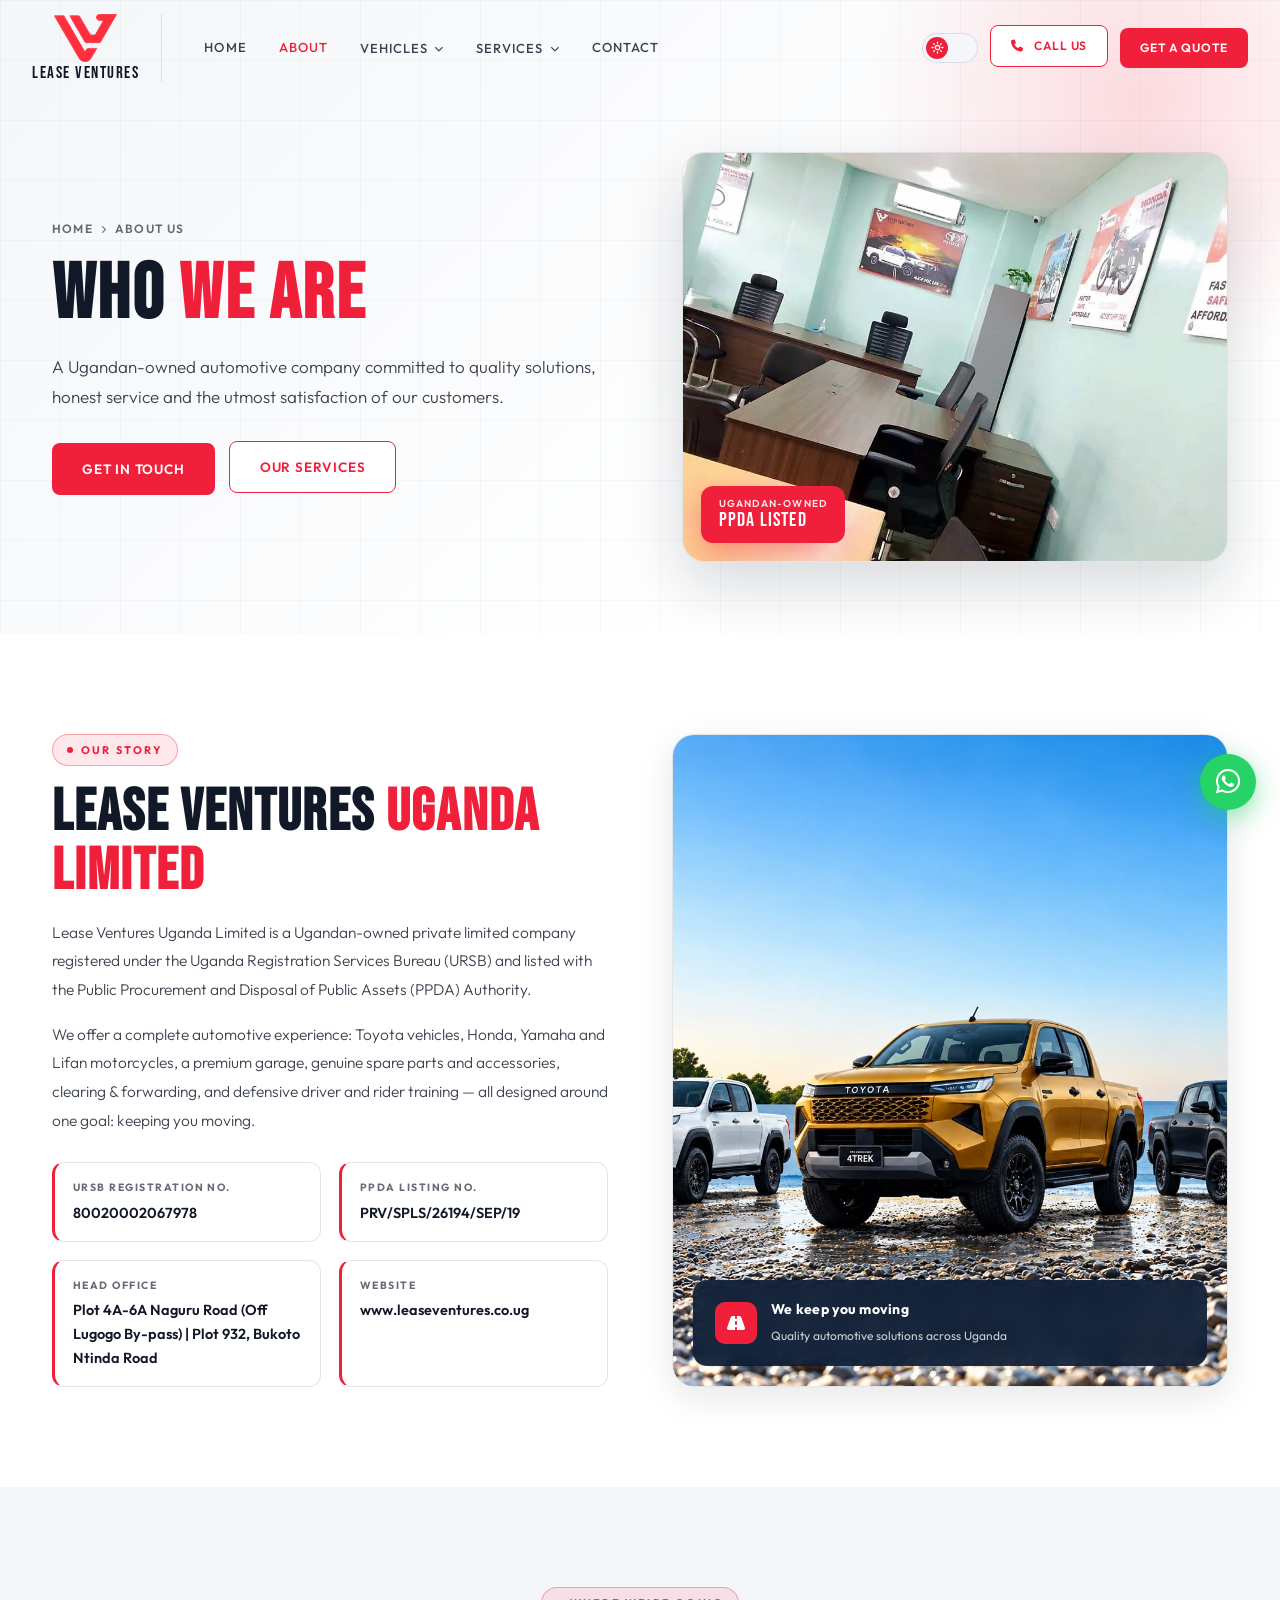
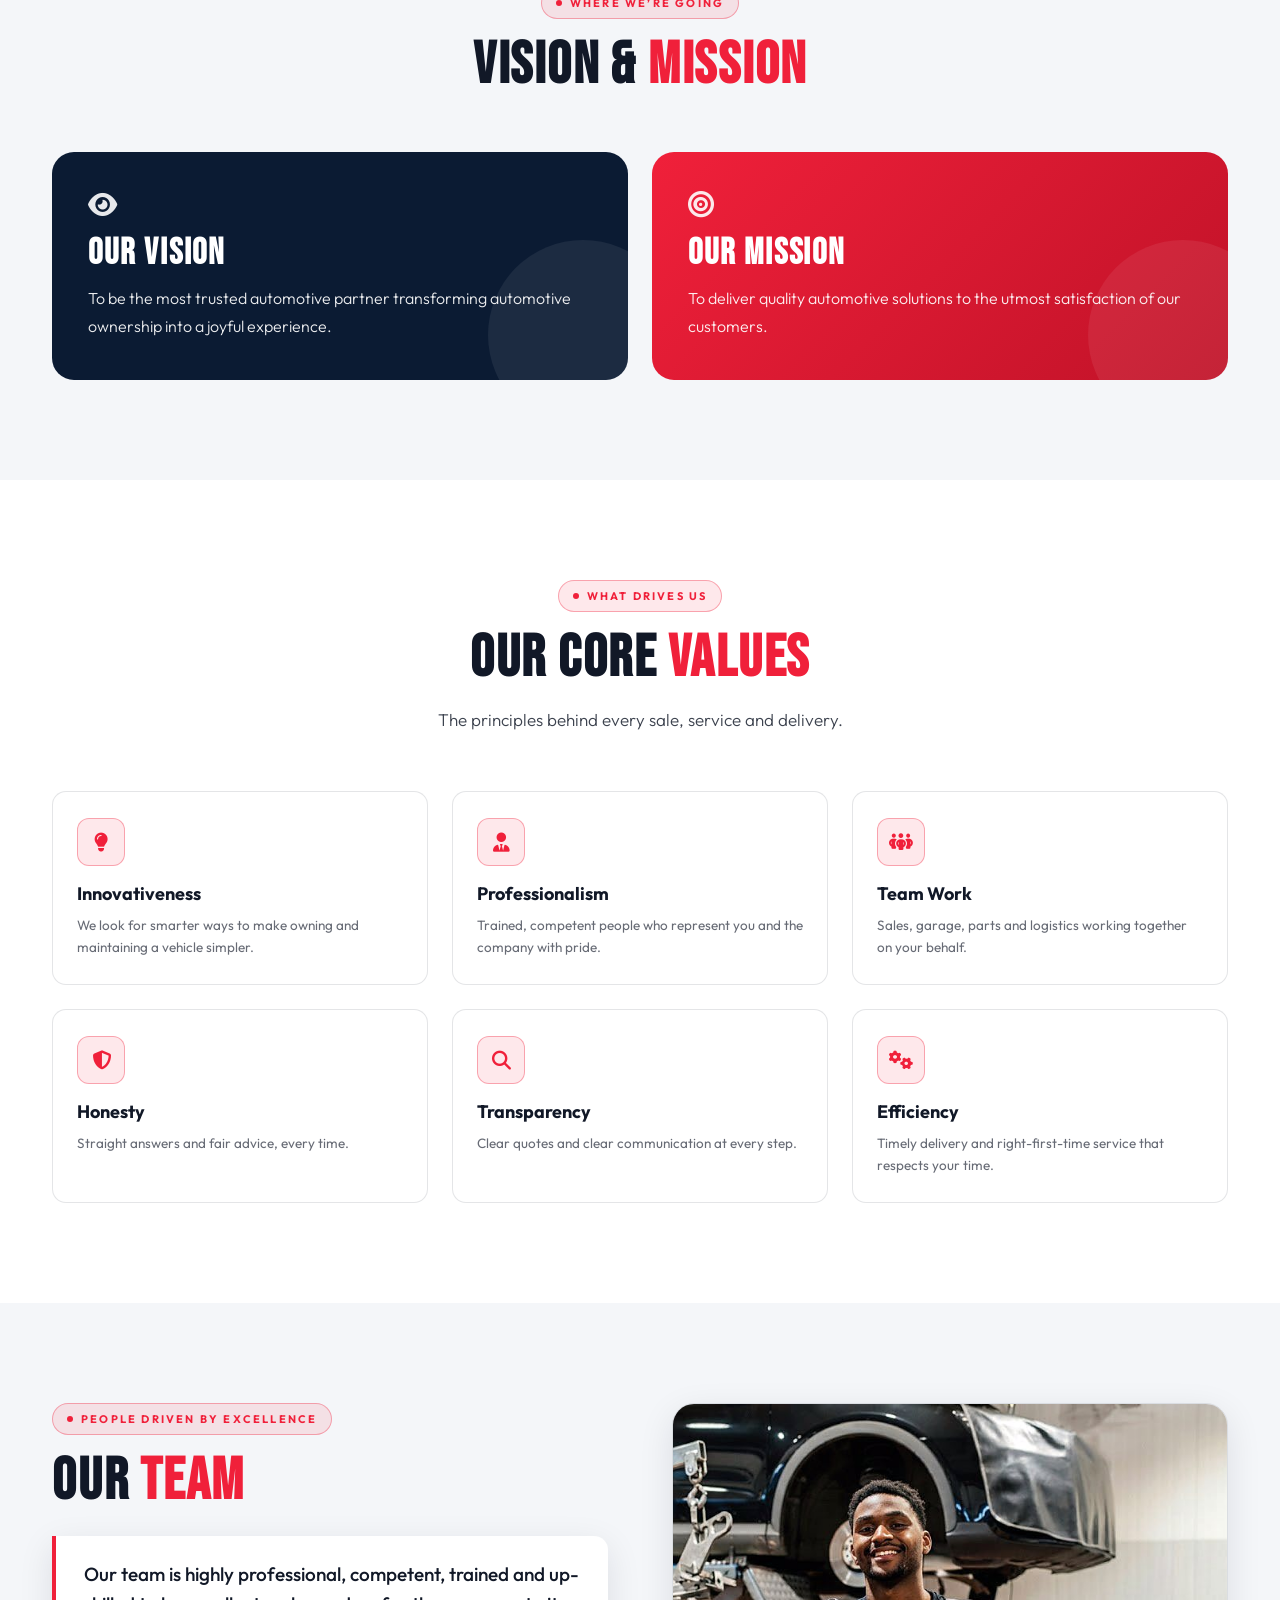
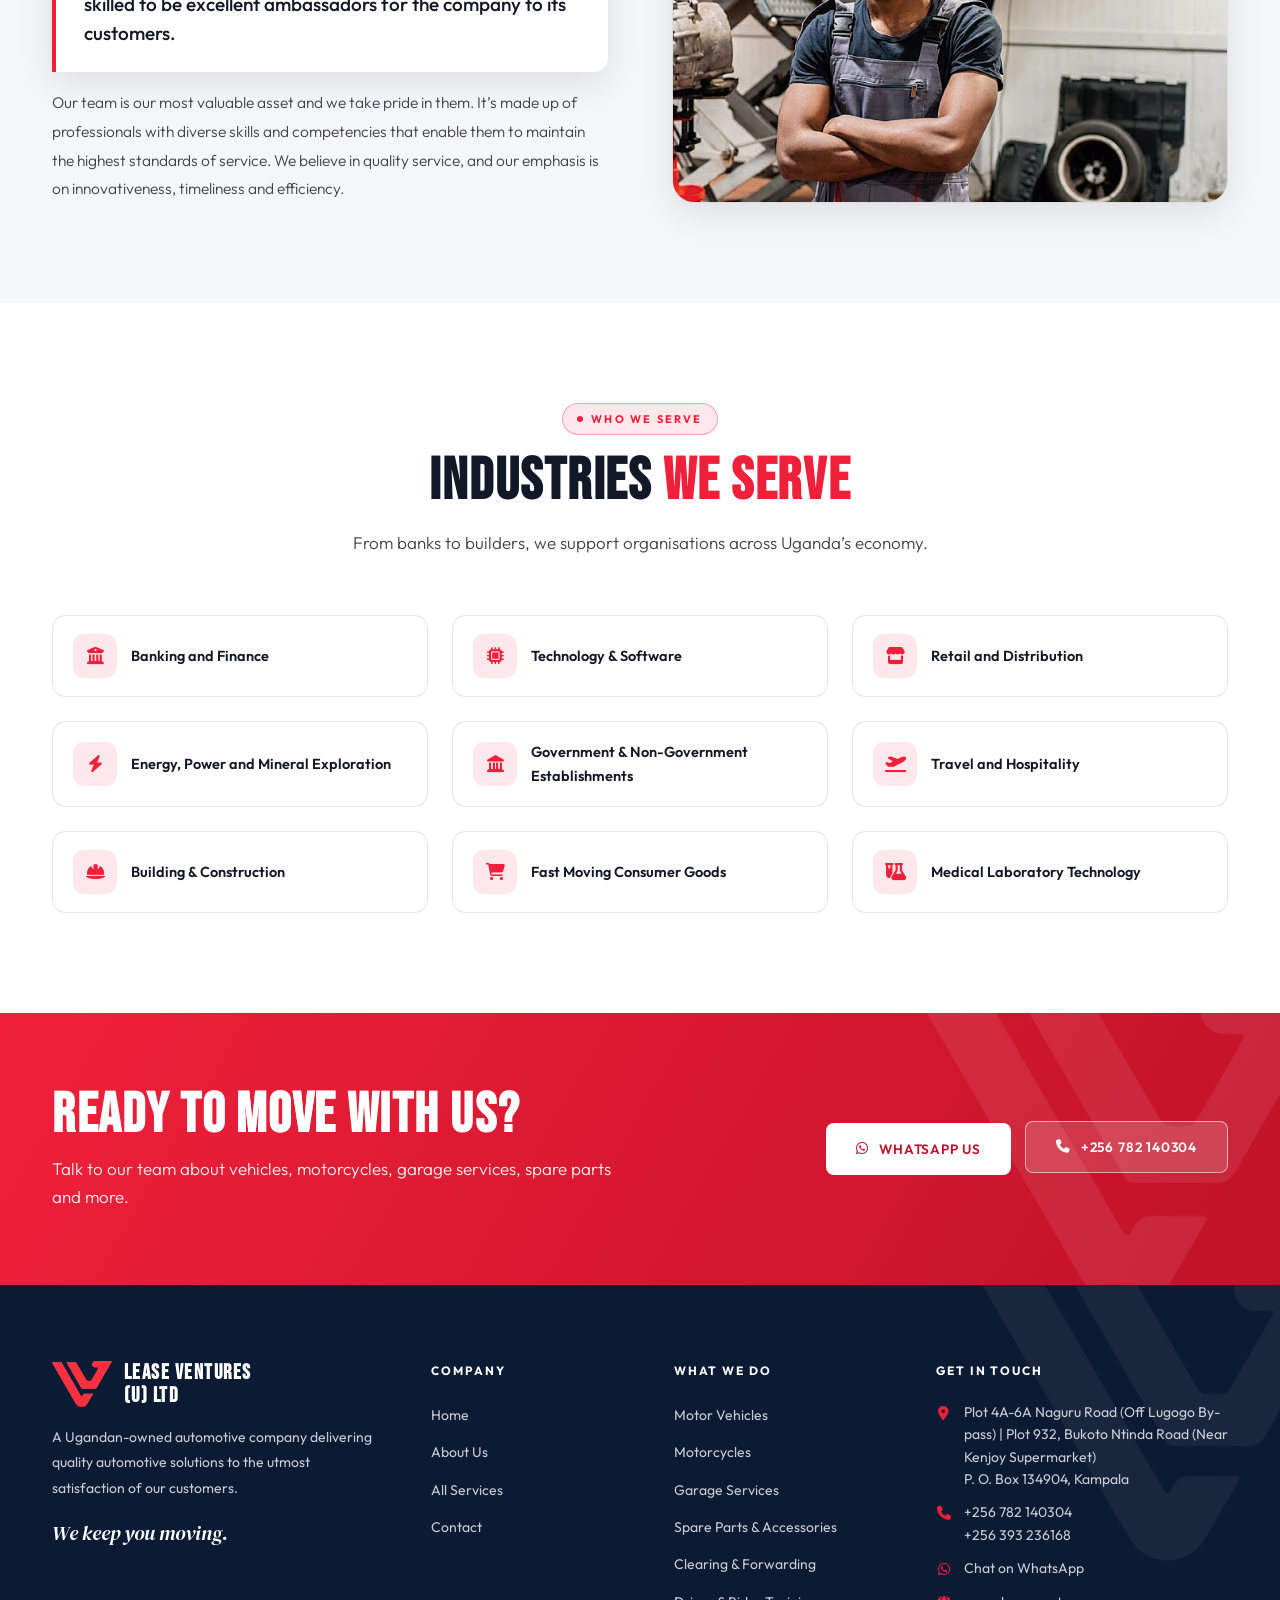
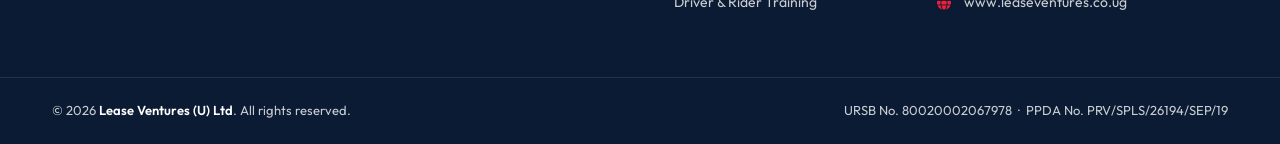
<file: about.html>
<!DOCTYPE html>
<html lang="en" data-theme="light">

<head>
    <meta charset="UTF-8" />
    <meta name="viewport" content="width=device-width, initial-scale=1.0" />
    <title>About Us | Lease Ventures (U) Ltd</title>
    <meta name="description" content="Lease Ventures Uganda Limited is a Ugandan-owned, URSB-registered and PPDA-listed automotive company. Our vision, mission, values and team." />
    <meta name="theme-color" content="#F0203A" />
    <meta property="og:title" content="About Us | Lease Ventures (U) Ltd" />
    <meta property="og:description" content="Lease Ventures Uganda Limited is a Ugandan-owned, URSB-registered and PPDA-listed automotive company. Our vision, mission, values and team." />
    <meta property="og:image" content="images/hero.jpg" />
    <link rel="icon" type="image/png" href="images/favicon.png" />
    <link rel="preconnect" href="https://fonts.googleapis.com" />
    <link rel="preconnect" href="https://fonts.gstatic.com" crossorigin />
    <link href="https://fonts.googleapis.com/css2?family=Bebas+Neue&family=DM+Serif+Display:ital@0;1&family=Outfit:wght@300;400;500;600;700&display=swap" rel="stylesheet" />
    <link rel="stylesheet" href="https://cdnjs.cloudflare.com/ajax/libs/font-awesome/6.5.1/css/all.min.css" />
    <script src="js/theme.js?v=2"></script>
    <link rel="stylesheet" href="css/style.css?v=2" />
</head>

<body>

    <header class="nav" id="nav">
        <div class="nav-inner">
            <a href="index.html" class="brand" aria-label="Lease Ventures – Home">
                <img src="images/logo.png" alt="Lease Ventures logo" width="52" height="48" />
                <span>Lease Ventures</span>
            </a>
            <ul class="menu">
                <li><a href="index.html">Home</a></li>
                <li class="active"><a href="about.html">About</a></li>
                <li class="has-sub"><button type="button" aria-haspopup="true">Vehicles <i class="fa-solid fa-chevron-down"></i></button>
                    <div class="sub"><a href="vehicles.html"><i class="fa-solid fa-car-side"></i>Motor Vehicles</a><a href="motorcycles.html"><i class="fa-solid fa-motorcycle"></i>Motorcycles</a></div>
                </li>
                <li class="has-sub"><button type="button" aria-haspopup="true">Services <i class="fa-solid fa-chevron-down"></i></button>
                    <div class="sub"><a href="garage.html"><i class="fa-solid fa-screwdriver-wrench"></i>Garage Services</a><a href="spare-parts.html"><i class="fa-solid fa-gears"></i>Spare Parts & Accessories</a><a href="clearing-forwarding.html"><i class="fa-solid fa-ship"></i>Clearing & Forwarding</a>
                        <a
                            href="driver-training.html"><i class="fa-solid fa-graduation-cap"></i>Driver & Rider Training</a><a href="services.html"><i class="fa-solid fa-grip"></i>All Services</a></div>
                </li>
                <li><a href="contact.html">Contact</a></li>
            </ul>
            <div class="nav-actions">
                <button class="theme-toggle" id="themeToggle" type="button" aria-label="Switch to dark mode" title="Switch to dark mode">
          <span class="knob">
            <svg class="ico-sun" viewBox="0 0 24 24" fill="none" stroke="currentColor" stroke-width="2.4" stroke-linecap="round"><circle cx="12" cy="12" r="4"/><path d="M12 2v2M12 20v2M4.9 4.9l1.4 1.4M17.7 17.7l1.4 1.4M2 12h2M20 12h2M4.9 19.1l1.4-1.4M17.7 6.3l1.4-1.4"/></svg>
            <svg class="ico-moon" viewBox="0 0 24 24" fill="currentColor"><path d="M21 12.8A9 9 0 1 1 11.2 3a7 7 0 0 0 9.8 9.8z"/></svg>
          </span>
        </button>
                <a href="tel:+256782140304" class="btn btn-outline btn-sm btn-call"><i class="fa-solid fa-phone"></i> Call Us</a>
                <a href="contact.html#quote" class="btn btn-primary btn-sm">Get a Quote</a>
                <button class="hamburger" id="hamburger" type="button" aria-label="Open menu" aria-expanded="false"><span></span><span></span><span></span></button>
            </div>
        </div>
    </header>
    <nav class="mobile" id="mobileMenu" aria-label="Mobile menu">
        <a href="index.html">Home</a><a href="about.html">About</a>
        <div class="m-group"><button type="button" class="m-toggle">Vehicles <i class="fa-solid fa-chevron-down"></i></button>
            <div class="m-sub"><a href="vehicles.html"><i class="fa-solid fa-car-side"></i>Motor Vehicles</a><a href="motorcycles.html"><i class="fa-solid fa-motorcycle"></i>Motorcycles</a></div>
        </div>
        <div class="m-group"><button type="button" class="m-toggle">Services <i class="fa-solid fa-chevron-down"></i></button>
            <div class="m-sub"><a href="garage.html"><i class="fa-solid fa-screwdriver-wrench"></i>Garage Services</a><a href="spare-parts.html"><i class="fa-solid fa-gears"></i>Spare Parts & Accessories</a><a href="clearing-forwarding.html"><i class="fa-solid fa-ship"></i>Clearing & Forwarding</a>
                <a
                    href="driver-training.html"><i class="fa-solid fa-graduation-cap"></i>Driver & Rider Training</a><a href="services.html"><i class="fa-solid fa-grip"></i>All Services</a></div>
        </div><a href="contact.html">Contact</a>
        <a href="contact.html#quote" class="btn btn-primary">Get a Quote</a>
        <a href="tel:+256782140304" class="btn btn-outline"><i class="fa-solid fa-phone"></i> Call +256 782 140304</a>
    </nav>

    <main>

        <section class="page-hero">
            <div class="hero-grid"></div>
            <div class="container ph-inner">
                <div>
                    <nav class="breadcrumb" aria-label="Breadcrumb"><a href="index.html">Home</a><i class="fa-solid fa-chevron-right"></i><span>About Us</span></nav>
                    <h1>WHO <span>WE ARE</span></h1>
                    <p class="lead">A Ugandan-owned automotive company committed to quality solutions, honest service and the utmost satisfaction of our customers.</p>
                    <div class="ph-actions"><a href="contact.html" class="btn btn-primary">Get in Touch</a><a href="services.html" class="btn btn-outline">Our Services</a></div>
                </div>
                <div class="ph-media"><img src="images/office.jpg" alt="The Lease Ventures showroom" />
                    <div class="ph-badge"><small>Ugandan-owned</small>PPDA Listed</div>
                </div>
            </div>
        </section>

        <section class="section">
            <div class="container">
                <div class="split">
                    <div class="split-body reveal">
                        <span class="eyebrow">Our Story</span>
                        <h2 class="title">LEASE VENTURES <span>UGANDA LIMITED</span></h2>
                        <div class="prose">
                            <p>Lease Ventures Uganda Limited is a Ugandan-owned private limited company registered under the Uganda Registration Services Bureau (URSB) and listed with the Public Procurement and Disposal of Public Assets (PPDA) Authority.</p>
                            <p>We offer a complete automotive experience: Toyota vehicles, Honda, Yamaha and Lifan motorcycles, a premium garage, genuine spare parts and accessories, clearing &amp; forwarding, and defensive driver and rider training &mdash;
                                all designed around one goal: keeping you moving.</p>
                        </div>
                        <div class="cred">
                            <div><small>URSB Registration No.</small><b>80020002067978</b></div>
                            <div><small>PPDA Listing No.</small><b>PRV/SPLS/26194/SEP/19</b></div>
                            <div><small>Head Office</small><b>Plot 4A-6A Naguru Road (Off Lugogo By-pass) | Plot 932, Bukoto Ntinda Road</b></div>
                            <div><small>Website</small><b>www.leaseventures.co.ug</b></div>
                        </div>
                    </div>
                    <div class="split-media reveal d1">
                        <img src="images/hero.jpg" alt="Toyota Hilux 4TREK pickups in white, gold and black" loading="lazy" />
                        <div class="float-card"><i class="fa-solid fa-road"></i>
                            <div><b>We keep you moving</b><small>Quality automotive solutions across Uganda</small></div>
                        </div>
                    </div>
                </div>
            </div>
        </section>

        <section class="section section-alt">
            <div class="container">
                <div class="section-head center reveal">
                    <span class="eyebrow">Where We&rsquo;re Going</span>
                    <h2 class="title">VISION &amp; <span>MISSION</span></h2>

                </div>
                <div class="vm">
                    <div class="vm-card reveal"><i class="fa-solid fa-eye"></i>
                        <h3>OUR VISION</h3>
                        <p>To be the most trusted automotive partner transforming automotive ownership into a joyful experience.</p>
                    </div>
                    <div class="vm-card red reveal d1"><i class="fa-solid fa-bullseye"></i>
                        <h3>OUR MISSION</h3>
                        <p>To deliver quality automotive solutions to the utmost satisfaction of our customers.</p>
                    </div>
                </div>
            </div>
        </section>

        <section class="section">
            <div class="container">
                <div class="section-head center reveal">
                    <span class="eyebrow">What Drives Us</span>
                    <h2 class="title">OUR CORE <span>VALUES</span></h2>
                    <p class="lead">The principles behind every sale, service and delivery.</p>
                </div>
                <div class="grid g3">
                    <div class="plain reveal d1">
                        <div class="icon-box"><i class="fa-solid fa-lightbulb"></i></div>
                        <h3 class="card-title">Innovativeness</h3>
                        <p>We look for smarter ways to make owning and maintaining a vehicle simpler.</p>
                    </div>
                    <div class="plain reveal d2">
                        <div class="icon-box"><i class="fa-solid fa-user-tie"></i></div>
                        <h3 class="card-title">Professionalism</h3>
                        <p>Trained, competent people who represent you and the company with pride.</p>
                    </div>
                    <div class="plain reveal d3">
                        <div class="icon-box"><i class="fa-solid fa-people-group"></i></div>
                        <h3 class="card-title">Team Work</h3>
                        <p>Sales, garage, parts and logistics working together on your behalf.</p>
                    </div>
                    <div class="plain reveal d1">
                        <div class="icon-box"><i class="fa-solid fa-shield-halved"></i></div>
                        <h3 class="card-title">Honesty</h3>
                        <p>Straight answers and fair advice, every time.</p>
                    </div>
                    <div class="plain reveal d2">
                        <div class="icon-box"><i class="fa-solid fa-magnifying-glass"></i></div>
                        <h3 class="card-title">Transparency</h3>
                        <p>Clear quotes and clear communication at every step.</p>
                    </div>
                    <div class="plain reveal d3">
                        <div class="icon-box"><i class="fa-solid fa-gears"></i></div>
                        <h3 class="card-title">Efficiency</h3>
                        <p>Timely delivery and right-first-time service that respects your time.</p>
                    </div>
                </div>
            </div>
        </section>

        <section class="section section-alt">
            <div class="container">
                <div class="split reverse">
                    <div class="split-media reveal">
                        <img src="images/mechanic.jpg" alt="A Lease Ventures technician in the garage" loading="lazy" />
                    </div>
                    <div class="split-body reveal d1">
                        <span class="eyebrow">People Driven by Excellence</span>
                        <h2 class="title">OUR <span>TEAM</span></h2>
                        <div class="quote-band">Our team is highly professional, competent, trained and up-skilled to be excellent ambassadors for the company to its customers.</div>
                        <div class="prose">
                            <p>Our team is our most valuable asset and we take pride in them. It&rsquo;s made up of professionals with diverse skills and competencies that enable them to maintain the highest standards of service. We believe in quality service,
                                and our emphasis is on innovativeness, timeliness and efficiency.</p>
                        </div>
                    </div>
                </div>
            </div>
        </section>

        <section class="section">
            <div class="container">
                <div class="section-head center reveal">
                    <span class="eyebrow">Who We Serve</span>
                    <h2 class="title">INDUSTRIES <span>WE SERVE</span></h2>
                    <p class="lead">From banks to builders, we support organisations across Uganda&rsquo;s economy.</p>
                </div>
                <div class="grid g3">
                    <div class="industry reveal d1"><i class="fa-solid fa-building-columns"></i>Banking and Finance</div>
                    <div class="industry reveal d2"><i class="fa-solid fa-microchip"></i>Technology & Software</div>
                    <div class="industry reveal d3"><i class="fa-solid fa-store"></i>Retail and Distribution</div>
                    <div class="industry reveal d1"><i class="fa-solid fa-bolt"></i>Energy, Power and Mineral Exploration</div>
                    <div class="industry reveal d2"><i class="fa-solid fa-landmark"></i>Government & Non-Government Establishments</div>
                    <div class="industry reveal d3"><i class="fa-solid fa-plane-departure"></i>Travel and Hospitality</div>
                    <div class="industry reveal d1"><i class="fa-solid fa-helmet-safety"></i>Building & Construction</div>
                    <div class="industry reveal d2"><i class="fa-solid fa-cart-shopping"></i>Fast Moving Consumer Goods</div>
                    <div class="industry reveal d3"><i class="fa-solid fa-flask-vial"></i>Medical Laboratory Technology</div>
                </div>
            </div>
        </section>

        <section class="cta">
            <div class="container cta-inner">
                <div class="reveal">
                    <h2>READY TO <span style="color:#fff;text-shadow:0 0 0 #fff">MOVE</span> WITH US?</h2>
                    <p>Talk to our team about vehicles, motorcycles, garage services, spare parts and more.</p>
                </div>
                <div class="cta-actions reveal d1">
                    <a href="https://wa.me/256782140304?text=Hello%20Lease%20Ventures%2C%20I%20would%20like%20to%20make%20an%20enquiry." class="btn btn-white" target="_blank" rel="noopener"><i class="fa-brands fa-whatsapp"></i> WhatsApp Us</a>
                    <a href="tel:+256782140304" class="btn btn-ghost"><i class="fa-solid fa-phone"></i> +256 782 140304</a>
                </div>
            </div>
        </section>
    </main>

    <footer class="footer">
        <div class="footer-main">
            <div class="container footer-grid">
                <div>
                    <div class="footer-brand"><img src="images/logo.png" alt="Lease Ventures logo" /><b>LEASE VENTURES<br>(U) LTD</b></div>
                    <p class="footer-desc">A Ugandan-owned automotive company delivering quality automotive solutions to the utmost satisfaction of our customers.</p>
                    <p class="footer-tag">We keep you moving.</p>
                </div>
                <div>
                    <h5>Company</h5>
                    <ul>
                        <li><a href="index.html">Home</a></li>
                        <li><a href="about.html">About Us</a></li>
                        <li><a href="services.html">All Services</a></li>
                        <li><a href="contact.html">Contact</a></li>
                    </ul>
                </div>
                <div>
                    <h5>What We Do</h5>
                    <ul>
                        <li><a href="vehicles.html">Motor Vehicles</a></li>
                        <li><a href="motorcycles.html">Motorcycles</a></li>
                        <li><a href="garage.html">Garage Services</a></li>
                        <li><a href="spare-parts.html">Spare Parts &amp; Accessories</a></li>
                        <li><a href="clearing-forwarding.html">Clearing &amp; Forwarding</a></li>
                        <li><a href="driver-training.html">Driver &amp; Rider Training</a></li>
                    </ul>
                </div>
                <div>
                    <h5>Get in Touch</h5>
                    <ul class="footer-contact">
                        <li><i class="fa-solid fa-location-dot"></i><span>Plot 4A-6A Naguru Road (Off Lugogo By-pass) | Plot 932, Bukoto Ntinda Road (Near Kenjoy Supermarket)<br>P. O. Box 134904, Kampala</span></li>
                        <li><i class="fa-solid fa-phone"></i><span><a href="tel:+256782140304">+256 782 140304</a><br><a href="tel:+256393236168">+256 393 236168</a></span></li>
                        <li><i class="fa-brands fa-whatsapp"></i><a href="https://wa.me/256782140304?text=Hello%20Lease%20Ventures%2C%20I%20would%20like%20to%20make%20an%20enquiry." target="_blank" rel="noopener">Chat on WhatsApp</a></li>
                        <li><i class="fa-solid fa-globe"></i><span>www.leaseventures.co.ug</span></li>
                    </ul>
                </div>
            </div>
        </div>
        <div class="footer-bottom">
            <div class="container">
                <p>&copy; 2026 <span>Lease Ventures (U) Ltd</span>. All rights reserved.</p>
                <p>URSB No. 80020002067978 &nbsp;·&nbsp; PPDA No. PRV/SPLS/26194/SEP/19</p>
            </div>
        </div>
    </footer>
    <a href="https://wa.me/256782140304?text=Hello%20Lease%20Ventures%2C%20I%20would%20like%20to%20make%20an%20enquiry." class="wa-float" target="_blank" rel="noopener" aria-label="Chat with us on WhatsApp"><i class="fa-brands fa-whatsapp"></i></a>
    <button class="to-top" type="button" aria-label="Back to top"><i class="fa-solid fa-arrow-up"></i></button>

    <script src="js/main.js?v=2"></script>
</body>

</html>
</file>
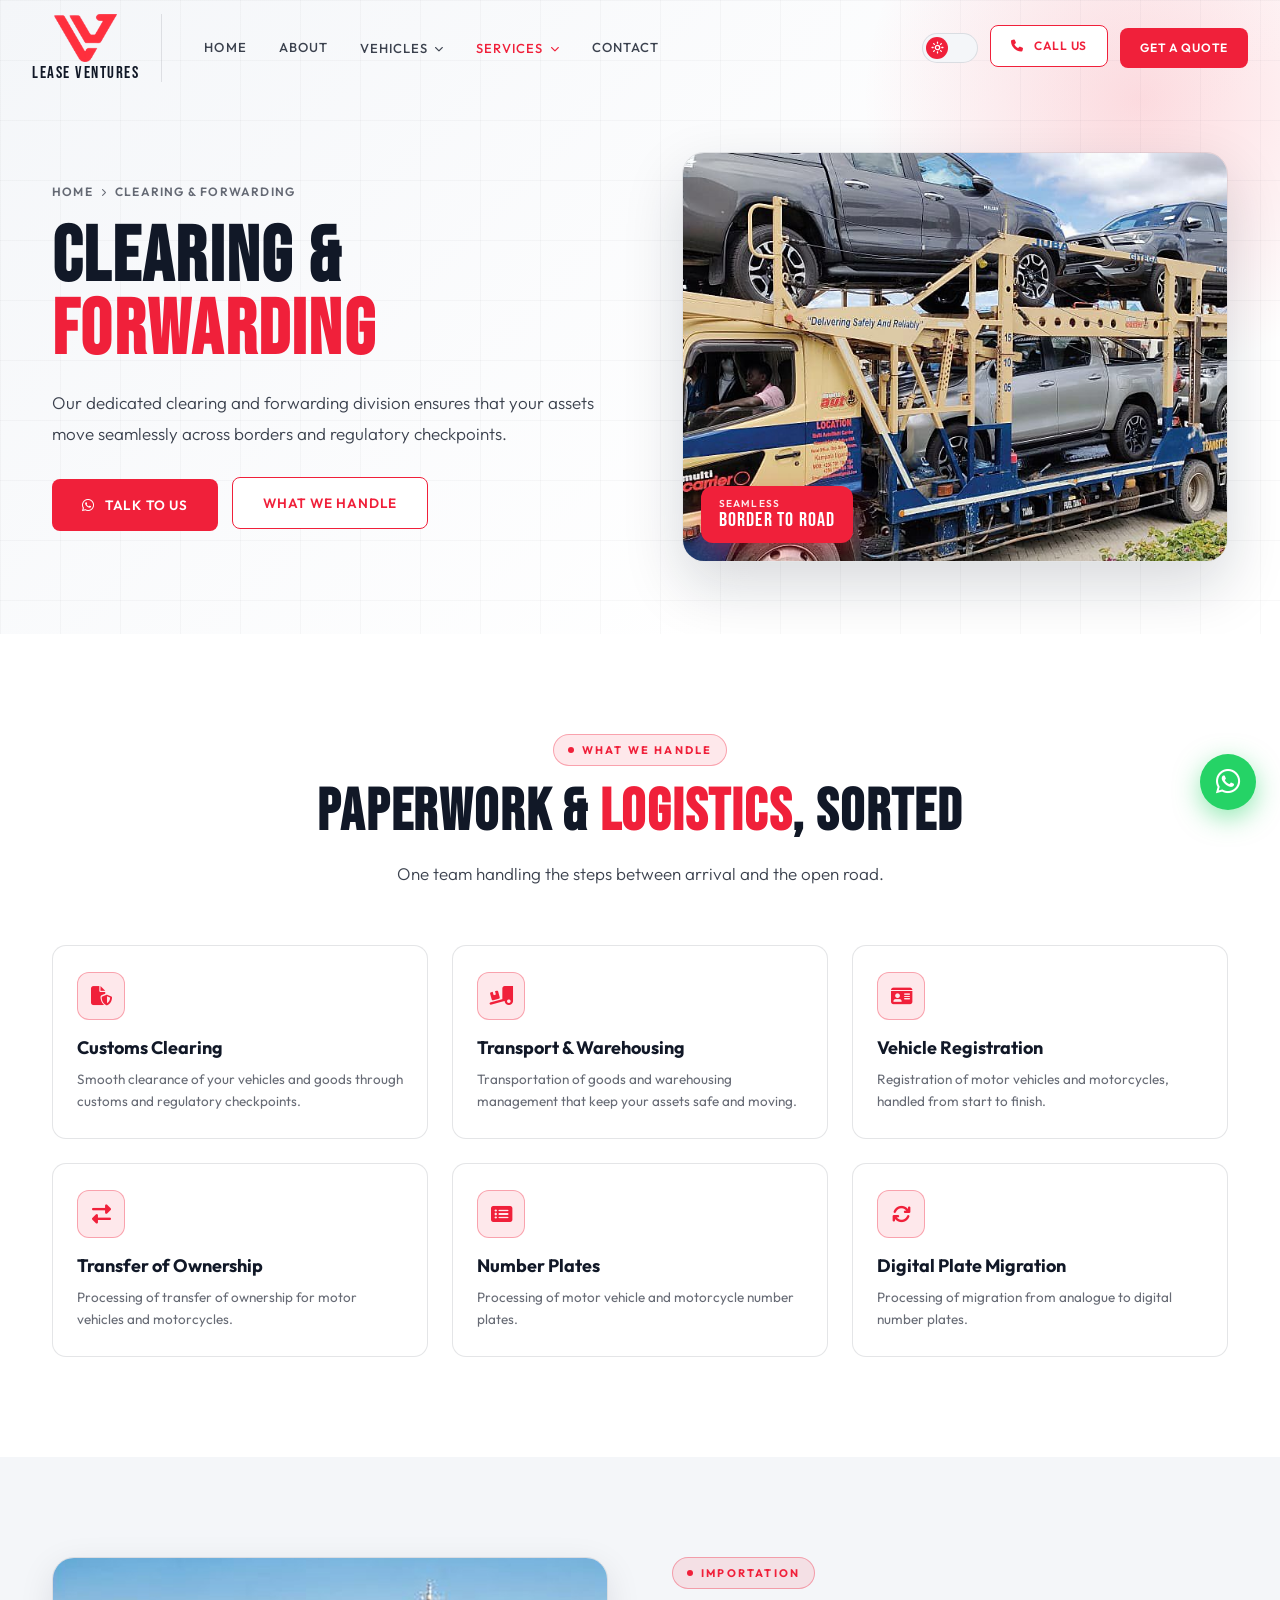
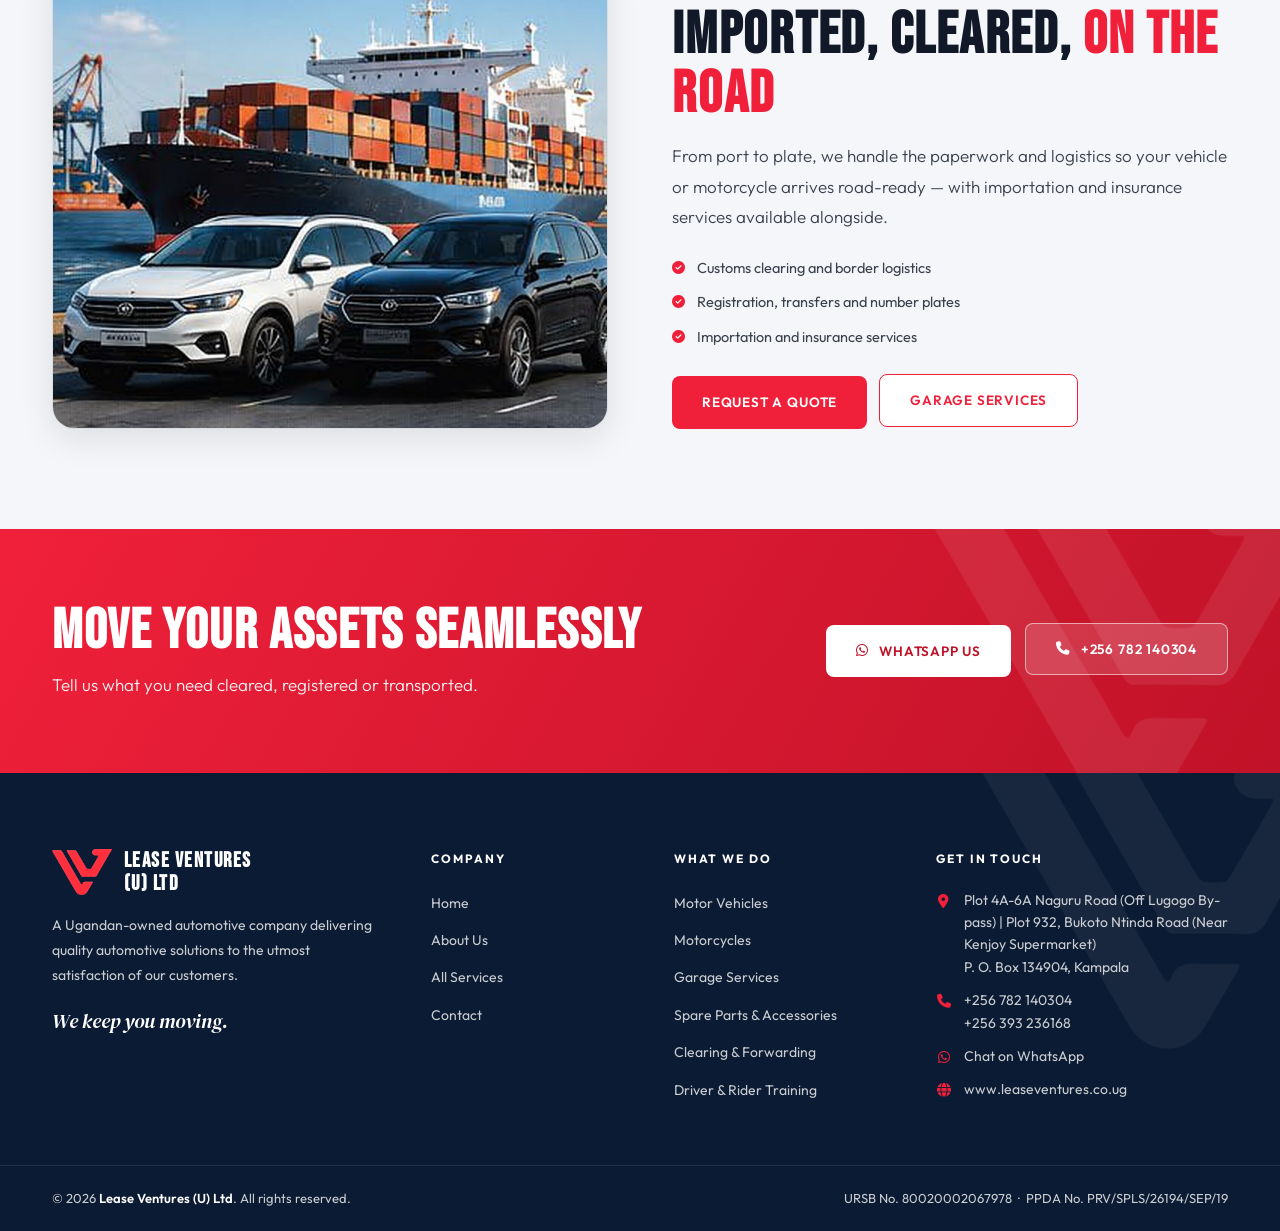
<file: clearing-forwarding.html>
<!DOCTYPE html>
<html lang="en" data-theme="light">

<head>
    <meta charset="UTF-8" />
    <meta name="viewport" content="width=device-width, initial-scale=1.0" />
    <title>Clearing & Forwarding | Lease Ventures (U) Ltd</title>
    <meta name="description" content="Customs clearing, transport, warehousing, vehicle registration, transfer of ownership and number plates in Uganda." />
    <meta name="theme-color" content="#F0203A" />
    <meta property="og:title" content="Clearing & Forwarding | Lease Ventures (U) Ltd" />
    <meta property="og:description" content="Customs clearing, transport, warehousing, vehicle registration, transfer of ownership and number plates in Uganda." />
    <meta property="og:image" content="images/hero.jpg" />
    <link rel="icon" type="image/png" href="images/favicon.png" />
    <link rel="preconnect" href="https://fonts.googleapis.com" />
    <link rel="preconnect" href="https://fonts.gstatic.com" crossorigin />
    <link href="https://fonts.googleapis.com/css2?family=Bebas+Neue&family=DM+Serif+Display:ital@0;1&family=Outfit:wght@300;400;500;600;700&display=swap" rel="stylesheet" />
    <link rel="stylesheet" href="https://cdnjs.cloudflare.com/ajax/libs/font-awesome/6.5.1/css/all.min.css" />
    <script src="js/theme.js?v=2"></script>
    <link rel="stylesheet" href="css/style.css?v=2" />
</head>

<body>

    <header class="nav" id="nav">
        <div class="nav-inner">
            <a href="index.html" class="brand" aria-label="Lease Ventures – Home">
                <img src="images/logo.png" alt="Lease Ventures logo" width="52" height="48" />
                <span>Lease Ventures</span>
            </a>
            <ul class="menu">
                <li><a href="index.html">Home</a></li>
                <li><a href="about.html">About</a></li>
                <li class="has-sub"><button type="button" aria-haspopup="true">Vehicles <i class="fa-solid fa-chevron-down"></i></button>
                    <div class="sub"><a href="vehicles.html"><i class="fa-solid fa-car-side"></i>Motor Vehicles</a><a href="motorcycles.html"><i class="fa-solid fa-motorcycle"></i>Motorcycles</a></div>
                </li>
                <li class="has-sub active"><button type="button" aria-haspopup="true">Services <i class="fa-solid fa-chevron-down"></i></button>
                    <div class="sub"><a href="garage.html"><i class="fa-solid fa-screwdriver-wrench"></i>Garage Services</a><a href="spare-parts.html"><i class="fa-solid fa-gears"></i>Spare Parts & Accessories</a><a href="clearing-forwarding.html" class="current"><i class="fa-solid fa-ship"></i>Clearing & Forwarding</a>
                        <a
                            href="driver-training.html"><i class="fa-solid fa-graduation-cap"></i>Driver & Rider Training</a><a href="services.html"><i class="fa-solid fa-grip"></i>All Services</a></div>
                </li>
                <li><a href="contact.html">Contact</a></li>
            </ul>
            <div class="nav-actions">
                <button class="theme-toggle" id="themeToggle" type="button" aria-label="Switch to dark mode" title="Switch to dark mode">
          <span class="knob">
            <svg class="ico-sun" viewBox="0 0 24 24" fill="none" stroke="currentColor" stroke-width="2.4" stroke-linecap="round"><circle cx="12" cy="12" r="4"/><path d="M12 2v2M12 20v2M4.9 4.9l1.4 1.4M17.7 17.7l1.4 1.4M2 12h2M20 12h2M4.9 19.1l1.4-1.4M17.7 6.3l1.4-1.4"/></svg>
            <svg class="ico-moon" viewBox="0 0 24 24" fill="currentColor"><path d="M21 12.8A9 9 0 1 1 11.2 3a7 7 0 0 0 9.8 9.8z"/></svg>
          </span>
        </button>
                <a href="tel:+256782140304" class="btn btn-outline btn-sm btn-call"><i class="fa-solid fa-phone"></i> Call Us</a>
                <a href="contact.html#quote" class="btn btn-primary btn-sm">Get a Quote</a>
                <button class="hamburger" id="hamburger" type="button" aria-label="Open menu" aria-expanded="false"><span></span><span></span><span></span></button>
            </div>
        </div>
    </header>
    <nav class="mobile" id="mobileMenu" aria-label="Mobile menu">
        <a href="index.html">Home</a><a href="about.html">About</a>
        <div class="m-group"><button type="button" class="m-toggle">Vehicles <i class="fa-solid fa-chevron-down"></i></button>
            <div class="m-sub"><a href="vehicles.html"><i class="fa-solid fa-car-side"></i>Motor Vehicles</a><a href="motorcycles.html"><i class="fa-solid fa-motorcycle"></i>Motorcycles</a></div>
        </div>
        <div class="m-group open"><button type="button" class="m-toggle">Services <i class="fa-solid fa-chevron-down"></i></button>
            <div class="m-sub"><a href="garage.html"><i class="fa-solid fa-screwdriver-wrench"></i>Garage Services</a><a href="spare-parts.html"><i class="fa-solid fa-gears"></i>Spare Parts & Accessories</a><a href="clearing-forwarding.html"><i class="fa-solid fa-ship"></i>Clearing & Forwarding</a>
                <a
                    href="driver-training.html"><i class="fa-solid fa-graduation-cap"></i>Driver & Rider Training</a><a href="services.html"><i class="fa-solid fa-grip"></i>All Services</a></div>
        </div><a href="contact.html">Contact</a>
        <a href="contact.html#quote" class="btn btn-primary">Get a Quote</a>
        <a href="tel:+256782140304" class="btn btn-outline"><i class="fa-solid fa-phone"></i> Call +256 782 140304</a>
    </nav>

    <main>

        <section class="page-hero">
            <div class="hero-grid"></div>
            <div class="container ph-inner">
                <div>
                    <nav class="breadcrumb" aria-label="Breadcrumb"><a href="index.html">Home</a><i class="fa-solid fa-chevron-right"></i><span>Clearing & Forwarding</span></nav>
                    <h1>CLEARING &amp; <span>FORWARDING</span></h1>
                    <p class="lead">Our dedicated clearing and forwarding division ensures that your assets move seamlessly across borders and regulatory checkpoints.</p>
                    <div class="ph-actions"><a href="https://wa.me/256782140304?text=Hello%20Lease%20Ventures%2C%20I%20need%20help%20with%20clearing%20and%20forwarding." class="btn btn-primary" target="_blank" rel="noopener"><i class="fa-brands fa-whatsapp"></i> Talk to Us</a>
                        <a
                            href="#what-we-handle" class="btn btn-outline">What We Handle</a>
                    </div>
                </div>
                <div class="ph-media"><img src="images/carrier.jpg" alt="A multi-car carrier transporting vehicles" />
                    <div class="ph-badge"><small>Seamless</small>Border to road</div>
                </div>
            </div>
        </section>

        <section class="section" id="what-we-handle">
            <div class="container">
                <div class="section-head center reveal">
                    <span class="eyebrow">What We Handle</span>
                    <h2 class="title">PAPERWORK &amp; <span>LOGISTICS</span>, SORTED</h2>
                    <p class="lead">One team handling the steps between arrival and the open road.</p>
                </div>
                <div class="grid g3">
                    <div class="plain reveal d1">
                        <div class="icon-box"><i class="fa-solid fa-file-shield"></i></div>
                        <h3 class="card-title">Customs Clearing</h3>
                        <p>Smooth clearance of your vehicles and goods through customs and regulatory checkpoints.</p>
                    </div>
                    <div class="plain reveal d2">
                        <div class="icon-box"><i class="fa-solid fa-truck-ramp-box"></i></div>
                        <h3 class="card-title">Transport & Warehousing</h3>
                        <p>Transportation of goods and warehousing management that keep your assets safe and moving.</p>
                    </div>
                    <div class="plain reveal d3">
                        <div class="icon-box"><i class="fa-solid fa-id-card"></i></div>
                        <h3 class="card-title">Vehicle Registration</h3>
                        <p>Registration of motor vehicles and motorcycles, handled from start to finish.</p>
                    </div>
                    <div class="plain reveal d1">
                        <div class="icon-box"><i class="fa-solid fa-right-left"></i></div>
                        <h3 class="card-title">Transfer of Ownership</h3>
                        <p>Processing of transfer of ownership for motor vehicles and motorcycles.</p>
                    </div>
                    <div class="plain reveal d2">
                        <div class="icon-box"><i class="fa-solid fa-rectangle-list"></i></div>
                        <h3 class="card-title">Number Plates</h3>
                        <p>Processing of motor vehicle and motorcycle number plates.</p>
                    </div>
                    <div class="plain reveal d3">
                        <div class="icon-box"><i class="fa-solid fa-arrows-rotate"></i></div>
                        <h3 class="card-title">Digital Plate Migration</h3>
                        <p>Processing of migration from analogue to digital number plates.</p>
                    </div>
                </div>
            </div>
        </section>

        <section class="section section-alt">
            <div class="container">
                <div class="split">
                    <div class="split-media reveal"><img src="images/g-ship.jpg" alt="Cargo ship with containers and vehicles in port" loading="lazy" /></div>
                    <div class="split-body reveal d1">
                        <span class="eyebrow">Importation</span>
                        <h2 class="title">IMPORTED, CLEARED, <span>ON THE ROAD</span></h2>
                        <p class="lead">From port to plate, we handle the paperwork and logistics so your vehicle or motorcycle arrives road-ready &mdash; with importation and insurance services available alongside.</p>
                        <ul class="check-list">
                            <li><i class="fa-solid fa-circle-check"></i>Customs clearing and border logistics</li>
                            <li><i class="fa-solid fa-circle-check"></i>Registration, transfers and number plates</li>
                            <li><i class="fa-solid fa-circle-check"></i>Importation and insurance services</li>
                        </ul>
                        <div class="btn-row"><a href="contact.html#quote" class="btn btn-primary">Request a Quote</a><a href="garage.html" class="btn btn-outline">Garage Services</a></div>
                    </div>
                </div>
            </div>
        </section>

        <section class="cta">
            <div class="container cta-inner">
                <div class="reveal">
                    <h2>MOVE YOUR <span style="color:#fff">ASSETS</span> SEAMLESSLY</h2>
                    <p>Tell us what you need cleared, registered or transported.</p>
                </div>
                <div class="cta-actions reveal d1">
                    <a href="https://wa.me/256782140304?text=Hello%20Lease%20Ventures%2C%20I%20need%20help%20with%20clearing%20and%20forwarding." class="btn btn-white" target="_blank" rel="noopener"><i class="fa-brands fa-whatsapp"></i> WhatsApp Us</a>
                    <a href="tel:+256782140304" class="btn btn-ghost"><i class="fa-solid fa-phone"></i> +256 782 140304</a>
                </div>
            </div>
        </section>
    </main>

    <footer class="footer">
        <div class="footer-main">
            <div class="container footer-grid">
                <div>
                    <div class="footer-brand"><img src="images/logo.png" alt="Lease Ventures logo" /><b>LEASE VENTURES<br>(U) LTD</b></div>
                    <p class="footer-desc">A Ugandan-owned automotive company delivering quality automotive solutions to the utmost satisfaction of our customers.</p>
                    <p class="footer-tag">We keep you moving.</p>
                </div>
                <div>
                    <h5>Company</h5>
                    <ul>
                        <li><a href="index.html">Home</a></li>
                        <li><a href="about.html">About Us</a></li>
                        <li><a href="services.html">All Services</a></li>
                        <li><a href="contact.html">Contact</a></li>
                    </ul>
                </div>
                <div>
                    <h5>What We Do</h5>
                    <ul>
                        <li><a href="vehicles.html">Motor Vehicles</a></li>
                        <li><a href="motorcycles.html">Motorcycles</a></li>
                        <li><a href="garage.html">Garage Services</a></li>
                        <li><a href="spare-parts.html">Spare Parts &amp; Accessories</a></li>
                        <li><a href="clearing-forwarding.html">Clearing &amp; Forwarding</a></li>
                        <li><a href="driver-training.html">Driver &amp; Rider Training</a></li>
                    </ul>
                </div>
                <div>
                    <h5>Get in Touch</h5>
                    <ul class="footer-contact">
                        <li><i class="fa-solid fa-location-dot"></i><span>Plot 4A-6A Naguru Road (Off Lugogo By-pass) | Plot 932, Bukoto Ntinda Road (Near Kenjoy Supermarket)<br>P. O. Box 134904, Kampala</span></li>
                        <li><i class="fa-solid fa-phone"></i><span><a href="tel:+256782140304">+256 782 140304</a><br><a href="tel:+256393236168">+256 393 236168</a></span></li>
                        <li><i class="fa-brands fa-whatsapp"></i><a href="https://wa.me/256782140304?text=Hello%20Lease%20Ventures%2C%20I%20would%20like%20to%20make%20an%20enquiry." target="_blank" rel="noopener">Chat on WhatsApp</a></li>
                        <li><i class="fa-solid fa-globe"></i><span>www.leaseventures.co.ug</span></li>
                    </ul>
                </div>
            </div>
        </div>
        <div class="footer-bottom">
            <div class="container">
                <p>&copy; 2026 <span>Lease Ventures (U) Ltd</span>. All rights reserved.</p>
                <p>URSB No. 80020002067978 &nbsp;·&nbsp; PPDA No. PRV/SPLS/26194/SEP/19</p>
            </div>
        </div>
    </footer>
    <a href="https://wa.me/256782140304?text=Hello%20Lease%20Ventures%2C%20I%20would%20like%20to%20make%20an%20enquiry." class="wa-float" target="_blank" rel="noopener" aria-label="Chat with us on WhatsApp"><i class="fa-brands fa-whatsapp"></i></a>
    <button class="to-top" type="button" aria-label="Back to top"><i class="fa-solid fa-arrow-up"></i></button>

    <script src="js/main.js?v=2"></script>
</body>

</html>
</file>
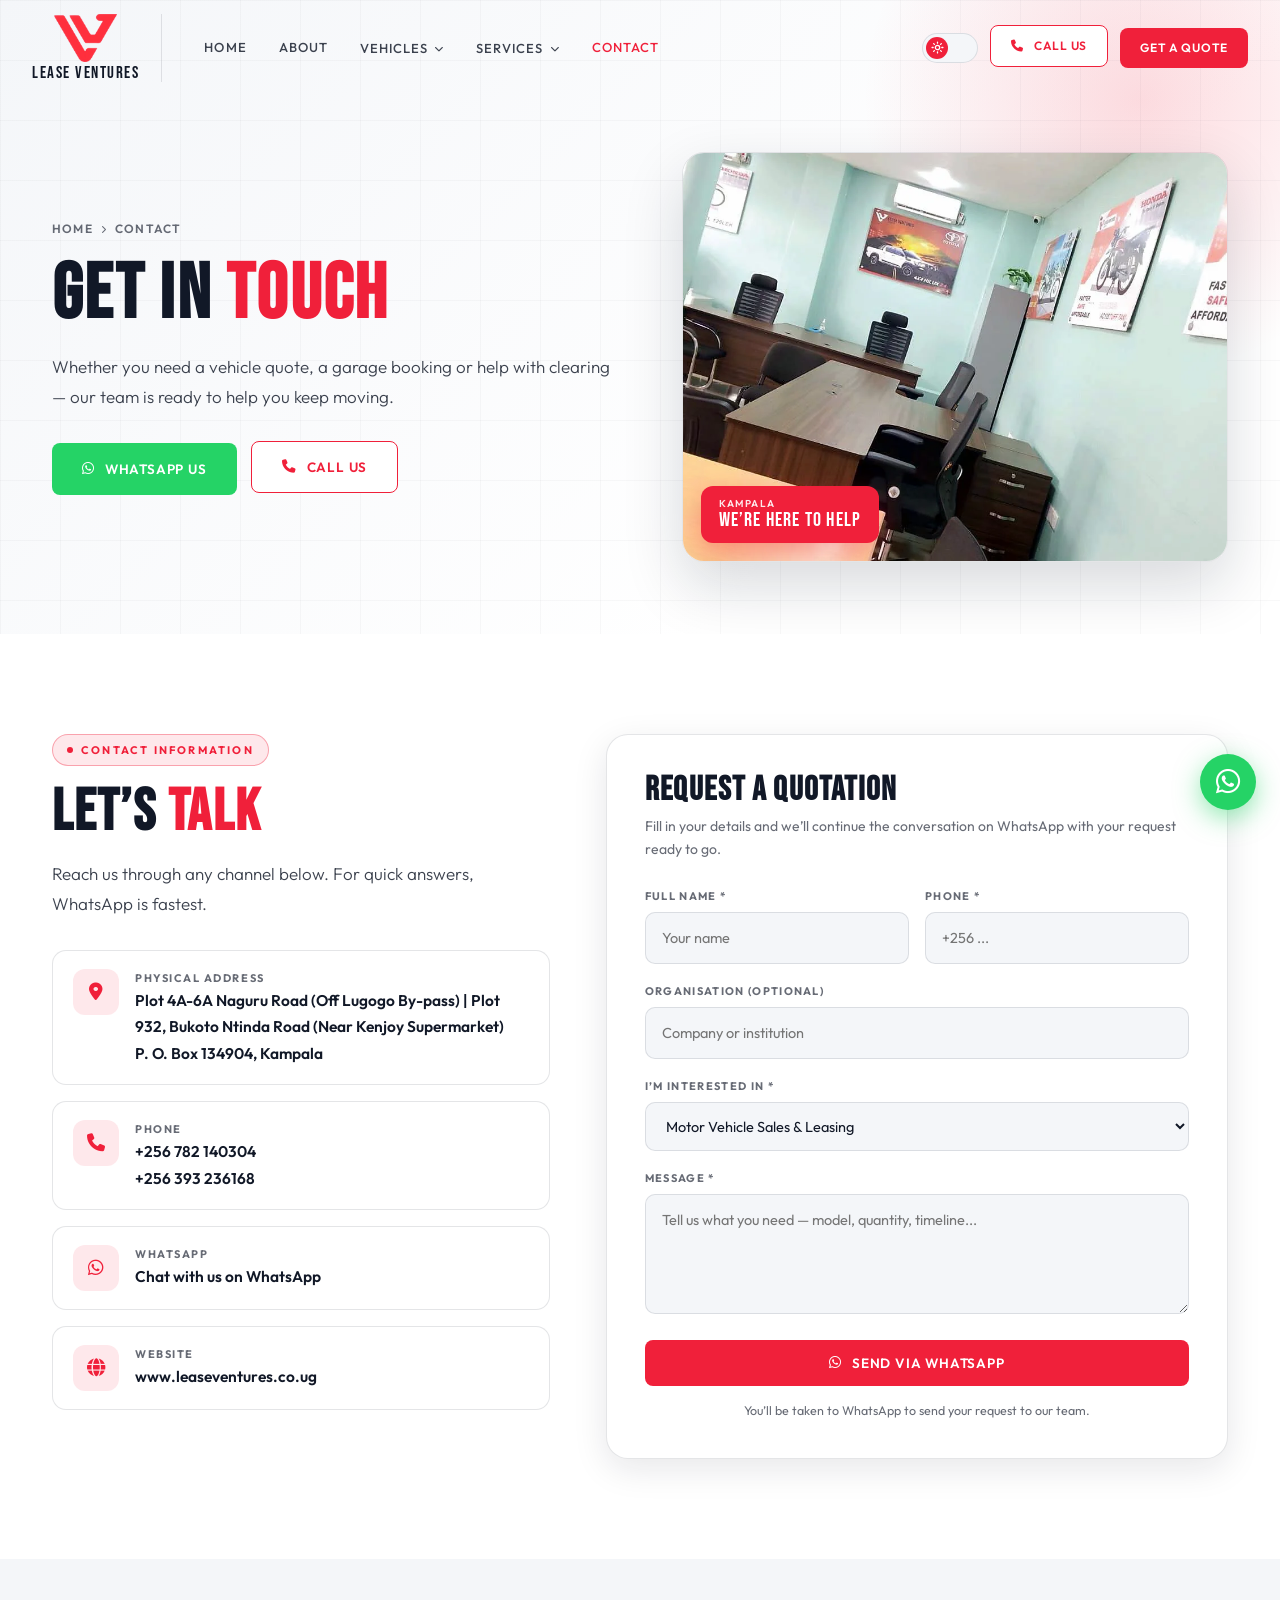
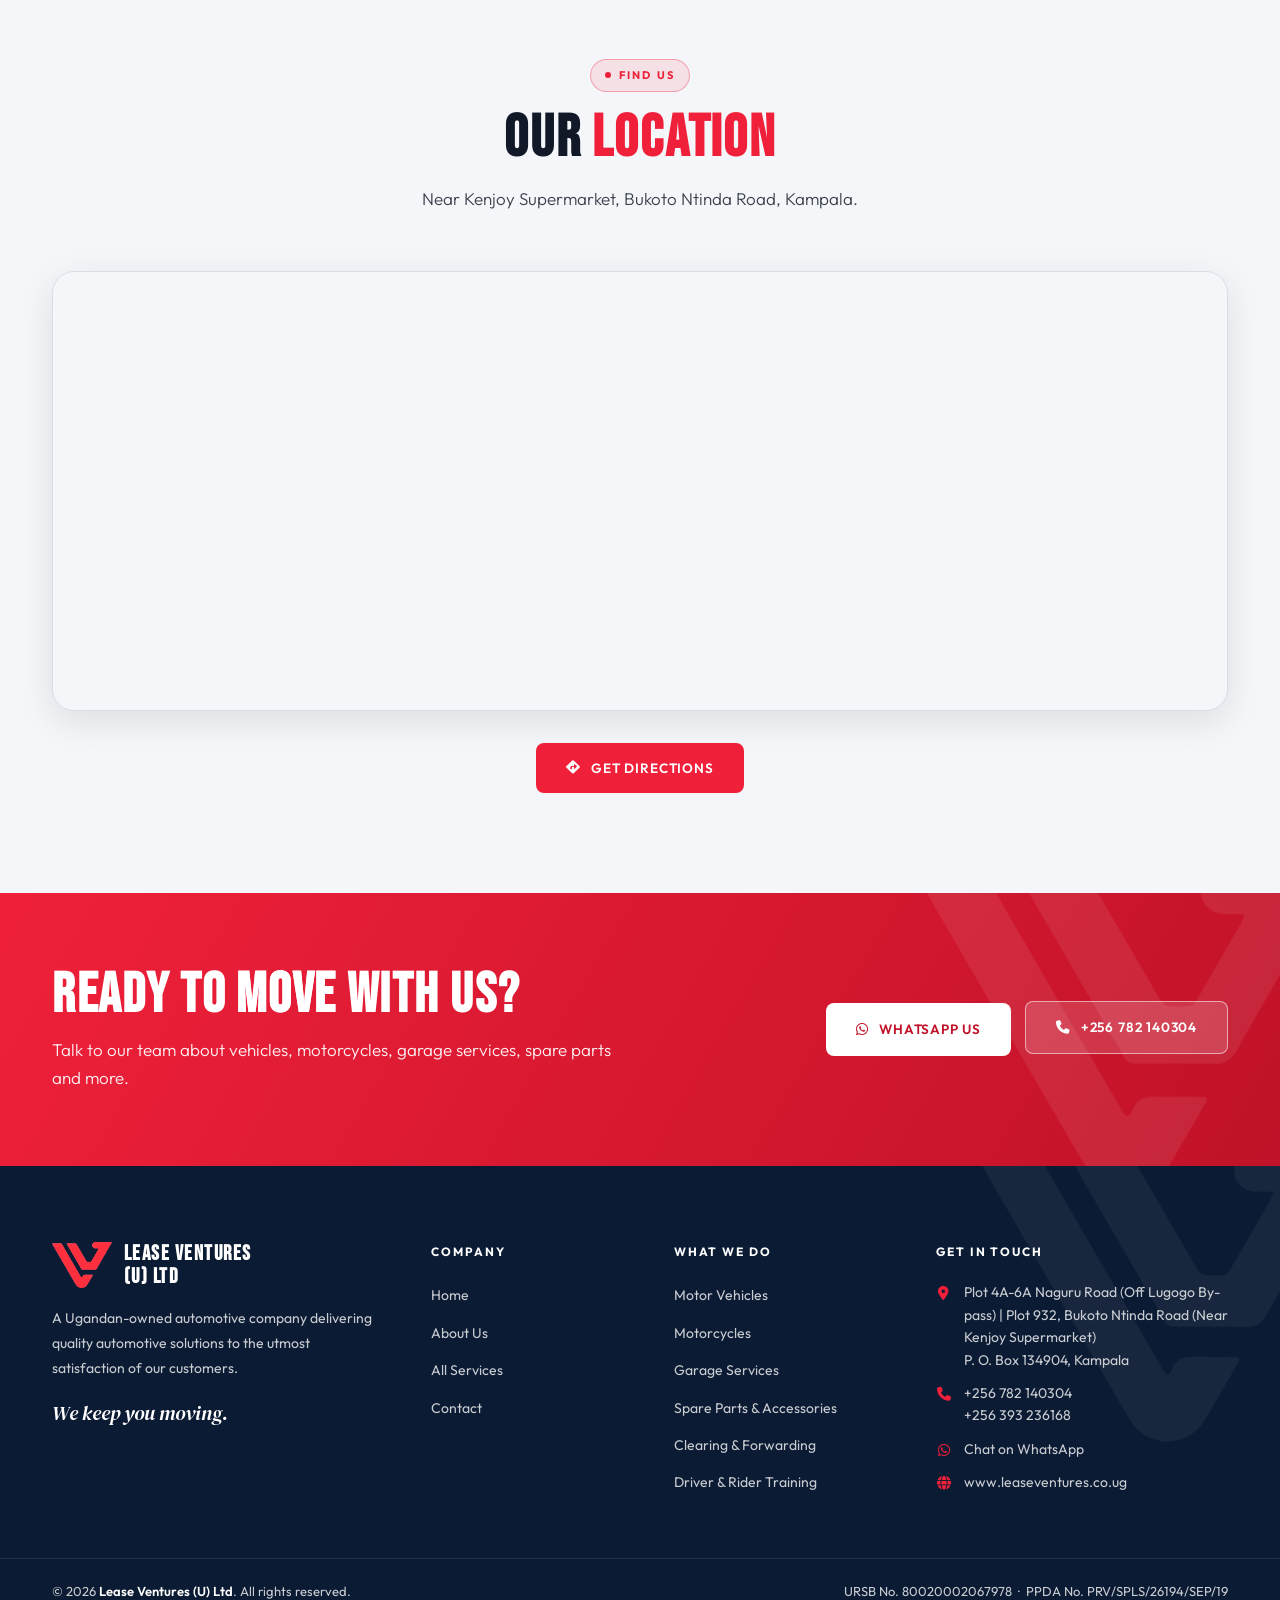
<file: contact.html>
<!DOCTYPE html>
<html lang="en" data-theme="light">

<head>
    <meta charset="UTF-8" />
    <meta name="viewport" content="width=device-width, initial-scale=1.0" />
    <title>Contact Us | Lease Ventures (U) Ltd</title>
    <meta name="description" content="Contact Lease Ventures (U) Ltd — Plot 4A-6A Naguru Road (Off Lugogo By-pass) | Plot 932, Bukoto Ntinda Road, Kampala. Call +256 782 140304 or WhatsApp for vehicles, motorcycles, garage services and more." />
    <meta name="theme-color" content="#F0203A" />
    <meta property="og:title" content="Contact Us | Lease Ventures (U) Ltd" />
    <meta property="og:description" content="Contact Lease Ventures (U) Ltd — Plot 4A-6A Naguru Road (Off Lugogo By-pass) | Plot 932, Bukoto Ntinda Road, Kampala. Call +256 782 140304 or WhatsApp for vehicles, motorcycles, garage services and more." />
    <meta property="og:image" content="images/hero.jpg" />
    <link rel="icon" type="image/png" href="images/favicon.png" />
    <link rel="preconnect" href="https://fonts.googleapis.com" />
    <link rel="preconnect" href="https://fonts.gstatic.com" crossorigin />
    <link href="https://fonts.googleapis.com/css2?family=Bebas+Neue&family=DM+Serif+Display:ital@0;1&family=Outfit:wght@300;400;500;600;700&display=swap" rel="stylesheet" />
    <link rel="stylesheet" href="https://cdnjs.cloudflare.com/ajax/libs/font-awesome/6.5.1/css/all.min.css" />
    <script src="js/theme.js?v=2"></script>
    <link rel="stylesheet" href="css/style.css?v=2" />
</head>

<body>

    <header class="nav" id="nav">
        <div class="nav-inner">
            <a href="index.html" class="brand" aria-label="Lease Ventures – Home">
                <img src="images/logo.png" alt="Lease Ventures logo" width="52" height="48" />
                <span>Lease Ventures</span>
            </a>
            <ul class="menu">
                <li><a href="index.html">Home</a></li>
                <li><a href="about.html">About</a></li>
                <li class="has-sub"><button type="button" aria-haspopup="true">Vehicles <i class="fa-solid fa-chevron-down"></i></button>
                    <div class="sub"><a href="vehicles.html"><i class="fa-solid fa-car-side"></i>Motor Vehicles</a><a href="motorcycles.html"><i class="fa-solid fa-motorcycle"></i>Motorcycles</a></div>
                </li>
                <li class="has-sub"><button type="button" aria-haspopup="true">Services <i class="fa-solid fa-chevron-down"></i></button>
                    <div class="sub"><a href="garage.html"><i class="fa-solid fa-screwdriver-wrench"></i>Garage Services</a><a href="spare-parts.html"><i class="fa-solid fa-gears"></i>Spare Parts & Accessories</a><a href="clearing-forwarding.html"><i class="fa-solid fa-ship"></i>Clearing & Forwarding</a>
                        <a
                            href="driver-training.html"><i class="fa-solid fa-graduation-cap"></i>Driver & Rider Training</a><a href="services.html"><i class="fa-solid fa-grip"></i>All Services</a></div>
                </li>
                <li class="active"><a href="contact.html">Contact</a></li>
            </ul>
            <div class="nav-actions">
                <button class="theme-toggle" id="themeToggle" type="button" aria-label="Switch to dark mode" title="Switch to dark mode">
          <span class="knob">
            <svg class="ico-sun" viewBox="0 0 24 24" fill="none" stroke="currentColor" stroke-width="2.4" stroke-linecap="round"><circle cx="12" cy="12" r="4"/><path d="M12 2v2M12 20v2M4.9 4.9l1.4 1.4M17.7 17.7l1.4 1.4M2 12h2M20 12h2M4.9 19.1l1.4-1.4M17.7 6.3l1.4-1.4"/></svg>
            <svg class="ico-moon" viewBox="0 0 24 24" fill="currentColor"><path d="M21 12.8A9 9 0 1 1 11.2 3a7 7 0 0 0 9.8 9.8z"/></svg>
          </span>
        </button>
                <a href="tel:+256782140304" class="btn btn-outline btn-sm btn-call"><i class="fa-solid fa-phone"></i> Call Us</a>
                <a href="contact.html#quote" class="btn btn-primary btn-sm">Get a Quote</a>
                <button class="hamburger" id="hamburger" type="button" aria-label="Open menu" aria-expanded="false"><span></span><span></span><span></span></button>
            </div>
        </div>
    </header>
    <nav class="mobile" id="mobileMenu" aria-label="Mobile menu">
        <a href="index.html">Home</a><a href="about.html">About</a>
        <div class="m-group"><button type="button" class="m-toggle">Vehicles <i class="fa-solid fa-chevron-down"></i></button>
            <div class="m-sub"><a href="vehicles.html"><i class="fa-solid fa-car-side"></i>Motor Vehicles</a><a href="motorcycles.html"><i class="fa-solid fa-motorcycle"></i>Motorcycles</a></div>
        </div>
        <div class="m-group"><button type="button" class="m-toggle">Services <i class="fa-solid fa-chevron-down"></i></button>
            <div class="m-sub"><a href="garage.html"><i class="fa-solid fa-screwdriver-wrench"></i>Garage Services</a><a href="spare-parts.html"><i class="fa-solid fa-gears"></i>Spare Parts & Accessories</a><a href="clearing-forwarding.html"><i class="fa-solid fa-ship"></i>Clearing & Forwarding</a>
                <a
                    href="driver-training.html"><i class="fa-solid fa-graduation-cap"></i>Driver & Rider Training</a><a href="services.html"><i class="fa-solid fa-grip"></i>All Services</a></div>
        </div><a href="contact.html">Contact</a>
        <a href="contact.html#quote" class="btn btn-primary">Get a Quote</a>
        <a href="tel:+256782140304" class="btn btn-outline"><i class="fa-solid fa-phone"></i> Call +256 782 140304</a>
    </nav>

    <main>

        <section class="page-hero">
            <div class="hero-grid"></div>
            <div class="container ph-inner">
                <div>
                    <nav class="breadcrumb" aria-label="Breadcrumb"><a href="index.html">Home</a><i class="fa-solid fa-chevron-right"></i><span>Contact</span></nav>
                    <h1>GET IN <span>TOUCH</span></h1>
                    <p class="lead">Whether you need a vehicle quote, a garage booking or help with clearing &mdash; our team is ready to help you keep moving.</p>
                    <div class="ph-actions"><a href="https://wa.me/256782140304?text=Hello%20Lease%20Ventures%2C%20I%20would%20like%20to%20make%20an%20enquiry." class="btn btn-wa" target="_blank" rel="noopener"><i class="fa-brands fa-whatsapp"></i> WhatsApp Us</a><a href="tel:+256782140304"
                            class="btn btn-outline"><i class="fa-solid fa-phone"></i> Call Us</a></div>
                </div>
                <div class="ph-media"><img src="images/office.jpg" alt="The Lease Ventures showroom" />
                    <div class="ph-badge"><small>Kampala</small>We&rsquo;re here to help</div>
                </div>
            </div>
        </section>

        <section class="section" id="quote">
            <div class="container">
                <div class="contact-grid">
                    <div class="reveal">
                        <span class="eyebrow">Contact Information</span>
                        <h2 class="title">LET&rsquo;S <span>TALK</span></h2>
                        <p class="lead">Reach us through any channel below. For quick answers, WhatsApp is fastest.</p>
                        <div class="info-list">
                            <div class="info"><i class="fa-solid fa-location-dot"></i>
                                <div><small>Physical Address</small><b>Plot 4A-6A Naguru Road (Off Lugogo By-pass) | Plot 932, Bukoto Ntinda Road (Near Kenjoy Supermarket)<br>P. O. Box 134904, Kampala</b></div>
                            </div>
                            <div class="info"><i class="fa-solid fa-phone"></i>
                                <div><small>Phone</small><a href="tel:+256782140304">+256 782 140304</a><br><a href="tel:+256393236168">+256 393 236168</a></div>
                            </div>
                            <div class="info"><i class="fa-brands fa-whatsapp"></i>
                                <div><small>WhatsApp</small><a href="https://wa.me/256782140304?text=Hello%20Lease%20Ventures%2C%20I%20would%20like%20to%20make%20an%20enquiry." target="_blank" rel="noopener">Chat with us on WhatsApp</a></div>
                            </div>
                            <div class="info"><i class="fa-solid fa-globe"></i>
                                <div><small>Website</small><b>www.leaseventures.co.ug</b></div>
                            </div>
                        </div>
                    </div>
                    <div class="form-card reveal d1">
                        <h3>REQUEST A QUOTATION</h3>
                        <p>Fill in your details and we&rsquo;ll continue the conversation on WhatsApp with your request ready to go.</p>
                        <form id="quoteForm">
                            <div class="form-row">
                                <div class="field"><label for="name">Full Name *</label><input id="name" name="name" required placeholder="Your name" /></div>
                                <div class="field"><label for="phone">Phone *</label><input id="phone" name="phone" type="tel" required placeholder="+256 ..." /></div>
                            </div>
                            <div class="field"><label for="company">Organisation (optional)</label><input id="company" name="company" placeholder="Company or institution" /></div>
                            <div class="field"><label for="service">I&rsquo;m interested in *</label><select id="service" name="service" required><option>Motor Vehicle Sales & Leasing</option><option>Motorcycle Sales & Leasing</option><option>Garage Services</option><option>Spare Parts</option><option>Automotive Accessories</option><option>Clearing & Forwarding</option><option>Driver / Rider Training</option><option>Other</option></select></div>
                            <div class="field"><label for="message">Message *</label><textarea id="message" name="message" required placeholder="Tell us what you need — model, quantity, timeline..."></textarea></div>
                            <button class="btn btn-primary" type="submit" style="width:100%"><i class="fa-brands fa-whatsapp"></i> Send via WhatsApp</button>
                            <p class="form-note">You&rsquo;ll be taken to WhatsApp to send your request to our team.</p>
                        </form>
                    </div>
                </div>
            </div>
        </section>

        <section class="section section-alt">
            <div class="container">
                <div class="section-head center reveal">
                    <span class="eyebrow">Find Us</span>
                    <h2 class="title">OUR <span>LOCATION</span></h2>
                    <p class="lead">Near Kenjoy Supermarket, Bukoto Ntinda Road, Kampala.</p>
                </div>
                <div class="map reveal" style="min-height:440px"><iframe src="https://www.google.com/maps?q=Kenjoy+Supermarket+Ntinda+Bukoto+Road+Kampala&output=embed" title="Lease Ventures location map" loading="lazy" referrerpolicy="no-referrer-when-downgrade" allowfullscreen></iframe></div>
                <div class="center reveal" style="margin-top:32px"><a href="https://www.google.com/maps/search/?api=1&query=Kenjoy+Supermarket+Ntinda+Bukoto+Road+Kampala" class="btn btn-primary" target="_blank" rel="noopener"><i class="fa-solid fa-diamond-turn-right"></i> Get Directions</a></div>
            </div>
        </section>

        <section class="cta">
            <div class="container cta-inner">
                <div class="reveal">
                    <h2>READY TO <span style="color:#fff;text-shadow:0 0 0 #fff">MOVE</span> WITH US?</h2>
                    <p>Talk to our team about vehicles, motorcycles, garage services, spare parts and more.</p>
                </div>
                <div class="cta-actions reveal d1">
                    <a href="https://wa.me/256782140304?text=Hello%20Lease%20Ventures%2C%20I%20would%20like%20to%20make%20an%20enquiry." class="btn btn-white" target="_blank" rel="noopener"><i class="fa-brands fa-whatsapp"></i> WhatsApp Us</a>
                    <a href="tel:+256782140304" class="btn btn-ghost"><i class="fa-solid fa-phone"></i> +256 782 140304</a>
                </div>
            </div>
        </section>
    </main>

    <footer class="footer">
        <div class="footer-main">
            <div class="container footer-grid">
                <div>
                    <div class="footer-brand"><img src="images/logo.png" alt="Lease Ventures logo" /><b>LEASE VENTURES<br>(U) LTD</b></div>
                    <p class="footer-desc">A Ugandan-owned automotive company delivering quality automotive solutions to the utmost satisfaction of our customers.</p>
                    <p class="footer-tag">We keep you moving.</p>
                </div>
                <div>
                    <h5>Company</h5>
                    <ul>
                        <li><a href="index.html">Home</a></li>
                        <li><a href="about.html">About Us</a></li>
                        <li><a href="services.html">All Services</a></li>
                        <li><a href="contact.html">Contact</a></li>
                    </ul>
                </div>
                <div>
                    <h5>What We Do</h5>
                    <ul>
                        <li><a href="vehicles.html">Motor Vehicles</a></li>
                        <li><a href="motorcycles.html">Motorcycles</a></li>
                        <li><a href="garage.html">Garage Services</a></li>
                        <li><a href="spare-parts.html">Spare Parts &amp; Accessories</a></li>
                        <li><a href="clearing-forwarding.html">Clearing &amp; Forwarding</a></li>
                        <li><a href="driver-training.html">Driver &amp; Rider Training</a></li>
                    </ul>
                </div>
                <div>
                    <h5>Get in Touch</h5>
                    <ul class="footer-contact">
                        <li><i class="fa-solid fa-location-dot"></i><span>Plot 4A-6A Naguru Road (Off Lugogo By-pass) | Plot 932, Bukoto Ntinda Road (Near Kenjoy Supermarket)<br>P. O. Box 134904, Kampala</span></li>
                        <li><i class="fa-solid fa-phone"></i><span><a href="tel:+256782140304">+256 782 140304</a><br><a href="tel:+256393236168">+256 393 236168</a></span></li>
                        <li><i class="fa-brands fa-whatsapp"></i><a href="https://wa.me/256782140304?text=Hello%20Lease%20Ventures%2C%20I%20would%20like%20to%20make%20an%20enquiry." target="_blank" rel="noopener">Chat on WhatsApp</a></li>
                        <li><i class="fa-solid fa-globe"></i><span>www.leaseventures.co.ug</span></li>
                    </ul>
                </div>
            </div>
        </div>
        <div class="footer-bottom">
            <div class="container">
                <p>&copy; 2026 <span>Lease Ventures (U) Ltd</span>. All rights reserved.</p>
                <p>URSB No. 80020002067978 &nbsp;·&nbsp; PPDA No. PRV/SPLS/26194/SEP/19</p>
            </div>
        </div>
    </footer>
    <a href="https://wa.me/256782140304?text=Hello%20Lease%20Ventures%2C%20I%20would%20like%20to%20make%20an%20enquiry." class="wa-float" target="_blank" rel="noopener" aria-label="Chat with us on WhatsApp"><i class="fa-brands fa-whatsapp"></i></a>
    <button class="to-top" type="button" aria-label="Back to top"><i class="fa-solid fa-arrow-up"></i></button>

    <script src="js/main.js?v=2"></script>
</body>

</html>
</file>
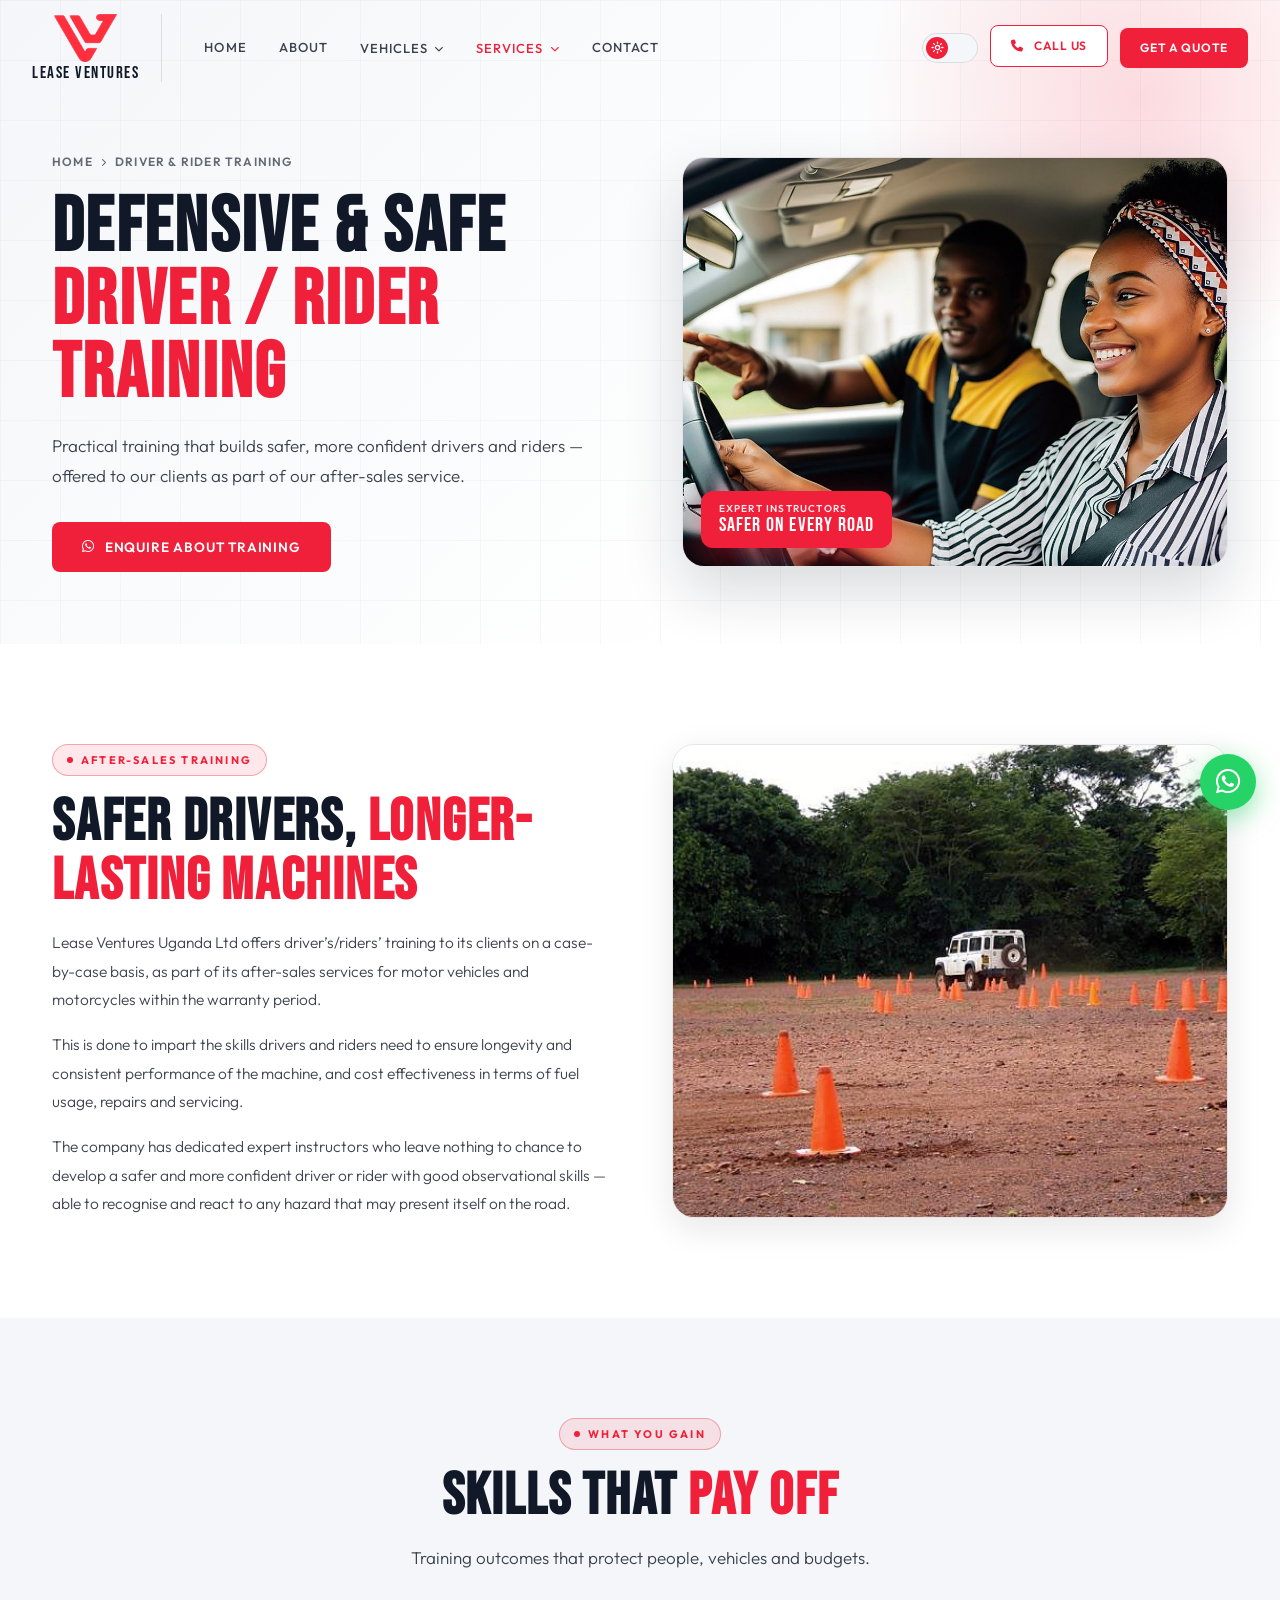
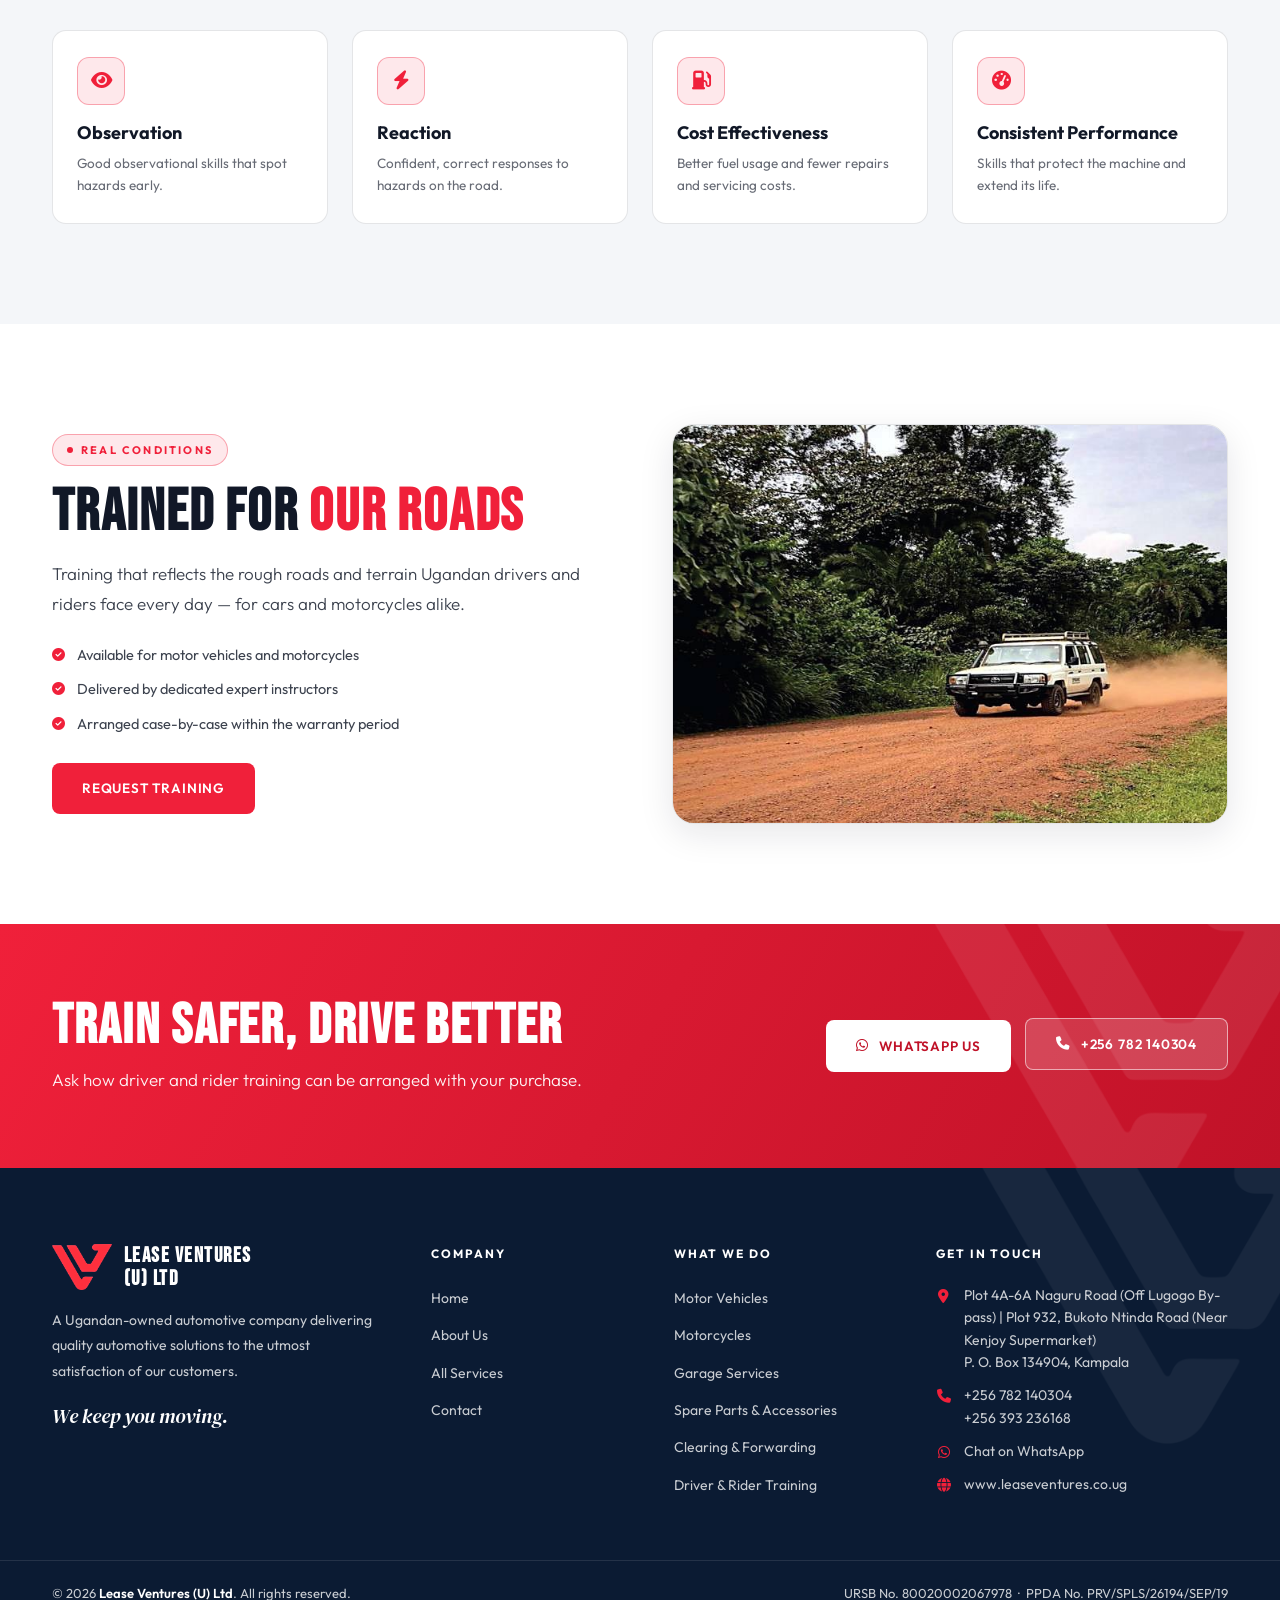
<file: driver-training.html>
<!DOCTYPE html>
<html lang="en" data-theme="light">

<head>
    <meta charset="UTF-8" />
    <meta name="viewport" content="width=device-width, initial-scale=1.0" />
    <title>Defensive & Safe Driver/Rider Training | Lease Ventures (U) Ltd</title>
    <meta name="description" content="Defensive and safe driver and rider training by dedicated expert instructors, offered as part of Lease Ventures after-sales service in Kampala." />
    <meta name="theme-color" content="#F0203A" />
    <meta property="og:title" content="Defensive & Safe Driver/Rider Training | Lease Ventures (U) Ltd" />
    <meta property="og:description" content="Defensive and safe driver and rider training by dedicated expert instructors, offered as part of Lease Ventures after-sales service in Kampala." />
    <meta property="og:image" content="images/hero.jpg" />
    <link rel="icon" type="image/png" href="images/favicon.png" />
    <link rel="preconnect" href="https://fonts.googleapis.com" />
    <link rel="preconnect" href="https://fonts.gstatic.com" crossorigin />
    <link href="https://fonts.googleapis.com/css2?family=Bebas+Neue&family=DM+Serif+Display:ital@0;1&family=Outfit:wght@300;400;500;600;700&display=swap" rel="stylesheet" />
    <link rel="stylesheet" href="https://cdnjs.cloudflare.com/ajax/libs/font-awesome/6.5.1/css/all.min.css" />
    <script src="js/theme.js?v=2"></script>
    <link rel="stylesheet" href="css/style.css?v=2" />
</head>

<body>

    <header class="nav" id="nav">
        <div class="nav-inner">
            <a href="index.html" class="brand" aria-label="Lease Ventures – Home">
                <img src="images/logo.png" alt="Lease Ventures logo" width="52" height="48" />
                <span>Lease Ventures</span>
            </a>
            <ul class="menu">
                <li><a href="index.html">Home</a></li>
                <li><a href="about.html">About</a></li>
                <li class="has-sub"><button type="button" aria-haspopup="true">Vehicles <i class="fa-solid fa-chevron-down"></i></button>
                    <div class="sub"><a href="vehicles.html"><i class="fa-solid fa-car-side"></i>Motor Vehicles</a><a href="motorcycles.html"><i class="fa-solid fa-motorcycle"></i>Motorcycles</a></div>
                </li>
                <li class="has-sub active"><button type="button" aria-haspopup="true">Services <i class="fa-solid fa-chevron-down"></i></button>
                    <div class="sub"><a href="garage.html"><i class="fa-solid fa-screwdriver-wrench"></i>Garage Services</a><a href="spare-parts.html"><i class="fa-solid fa-gears"></i>Spare Parts & Accessories</a><a href="clearing-forwarding.html"><i class="fa-solid fa-ship"></i>Clearing & Forwarding</a>
                        <a
                            href="driver-training.html" class="current"><i class="fa-solid fa-graduation-cap"></i>Driver & Rider Training</a><a href="services.html"><i class="fa-solid fa-grip"></i>All Services</a></div>
                </li>
                <li><a href="contact.html">Contact</a></li>
            </ul>
            <div class="nav-actions">
                <button class="theme-toggle" id="themeToggle" type="button" aria-label="Switch to dark mode" title="Switch to dark mode">
          <span class="knob">
            <svg class="ico-sun" viewBox="0 0 24 24" fill="none" stroke="currentColor" stroke-width="2.4" stroke-linecap="round"><circle cx="12" cy="12" r="4"/><path d="M12 2v2M12 20v2M4.9 4.9l1.4 1.4M17.7 17.7l1.4 1.4M2 12h2M20 12h2M4.9 19.1l1.4-1.4M17.7 6.3l1.4-1.4"/></svg>
            <svg class="ico-moon" viewBox="0 0 24 24" fill="currentColor"><path d="M21 12.8A9 9 0 1 1 11.2 3a7 7 0 0 0 9.8 9.8z"/></svg>
          </span>
        </button>
                <a href="tel:+256782140304" class="btn btn-outline btn-sm btn-call"><i class="fa-solid fa-phone"></i> Call Us</a>
                <a href="contact.html#quote" class="btn btn-primary btn-sm">Get a Quote</a>
                <button class="hamburger" id="hamburger" type="button" aria-label="Open menu" aria-expanded="false"><span></span><span></span><span></span></button>
            </div>
        </div>
    </header>
    <nav class="mobile" id="mobileMenu" aria-label="Mobile menu">
        <a href="index.html">Home</a><a href="about.html">About</a>
        <div class="m-group"><button type="button" class="m-toggle">Vehicles <i class="fa-solid fa-chevron-down"></i></button>
            <div class="m-sub"><a href="vehicles.html"><i class="fa-solid fa-car-side"></i>Motor Vehicles</a><a href="motorcycles.html"><i class="fa-solid fa-motorcycle"></i>Motorcycles</a></div>
        </div>
        <div class="m-group open"><button type="button" class="m-toggle">Services <i class="fa-solid fa-chevron-down"></i></button>
            <div class="m-sub"><a href="garage.html"><i class="fa-solid fa-screwdriver-wrench"></i>Garage Services</a><a href="spare-parts.html"><i class="fa-solid fa-gears"></i>Spare Parts & Accessories</a><a href="clearing-forwarding.html"><i class="fa-solid fa-ship"></i>Clearing & Forwarding</a>
                <a
                    href="driver-training.html"><i class="fa-solid fa-graduation-cap"></i>Driver & Rider Training</a><a href="services.html"><i class="fa-solid fa-grip"></i>All Services</a></div>
        </div><a href="contact.html">Contact</a>
        <a href="contact.html#quote" class="btn btn-primary">Get a Quote</a>
        <a href="tel:+256782140304" class="btn btn-outline"><i class="fa-solid fa-phone"></i> Call +256 782 140304</a>
    </nav>

    <main>

        <section class="page-hero">
            <div class="hero-grid"></div>
            <div class="container ph-inner">
                <div>
                    <nav class="breadcrumb" aria-label="Breadcrumb"><a href="index.html">Home</a><i class="fa-solid fa-chevron-right"></i><span>Driver & Rider Training</span></nav>
                    <h1>DEFENSIVE &amp; SAFE <span>DRIVER / RIDER TRAINING</span></h1>
                    <p class="lead">Practical training that builds safer, more confident drivers and riders &mdash; offered to our clients as part of our after-sales service.</p>
                    <div class="ph-actions"><a href="https://wa.me/256782140304?text=Hello%20Lease%20Ventures%2C%20I%20would%20like%20to%20enquire%20about%20driver/rider%20training." class="btn btn-primary" target="_blank" rel="noopener"><i class="fa-brands fa-whatsapp"></i> Enquire About Training</a></div>
                </div>
                <div class="ph-media"><img src="images/driving-lesson.jpg" alt="A driving instructor coaching a new driver" />
                    <div class="ph-badge"><small>Expert instructors</small>Safer on every road</div>
                </div>
            </div>
        </section>

        <section class="section">
            <div class="container">
                <div class="split">
                    <div class="split-body reveal">
                        <span class="eyebrow">After-Sales Training</span>
                        <h2 class="title">SAFER DRIVERS, <span>LONGER-LASTING MACHINES</span></h2>
                        <div class="prose">
                            <p>Lease Ventures Uganda Ltd offers driver&rsquo;s/riders&rsquo; training to its clients on a case-by-case basis, as part of its after-sales services for motor vehicles and motorcycles within the warranty period.</p>
                            <p>This is done to impart the skills drivers and riders need to ensure longevity and consistent performance of the machine, and cost effectiveness in terms of fuel usage, repairs and servicing.</p>
                            <p>The company has dedicated expert instructors who leave nothing to chance to develop a safer and more confident driver or rider with good observational skills &mdash; able to recognise and react to any hazard that may present
                                itself on the road.</p>
                        </div>
                    </div>
                    <div class="split-media reveal d1"><img src="images/cones.jpg" alt="Training course with cones and a 4x4 vehicle" loading="lazy" /></div>
                </div>
            </div>
        </section>

        <section class="section section-alt">
            <div class="container">
                <div class="section-head center reveal">
                    <span class="eyebrow">What You Gain</span>
                    <h2 class="title">SKILLS THAT <span>PAY OFF</span></h2>
                    <p class="lead">Training outcomes that protect people, vehicles and budgets.</p>
                </div>
                <div class="grid g4">
                    <div class="plain reveal">
                        <div class="icon-box"><i class="fa-solid fa-eye"></i></div>
                        <h3 class="card-title">Observation</h3>
                        <p>Good observational skills that spot hazards early.</p>
                    </div>
                    <div class="plain reveal d1">
                        <div class="icon-box"><i class="fa-solid fa-bolt"></i></div>
                        <h3 class="card-title">Reaction</h3>
                        <p>Confident, correct responses to hazards on the road.</p>
                    </div>
                    <div class="plain reveal d2">
                        <div class="icon-box"><i class="fa-solid fa-gas-pump"></i></div>
                        <h3 class="card-title">Cost Effectiveness</h3>
                        <p>Better fuel usage and fewer repairs and servicing costs.</p>
                    </div>
                    <div class="plain reveal d3">
                        <div class="icon-box"><i class="fa-solid fa-gauge-high"></i></div>
                        <h3 class="card-title">Consistent Performance</h3>
                        <p>Skills that protect the machine and extend its life.</p>
                    </div>
                </div>
            </div>
        </section>

        <section class="section">
            <div class="container">
                <div class="split reverse">
                    <div class="split-media reveal"><img src="images/offroad.jpg" alt="A 4x4 vehicle on a dirt road during off-road training" loading="lazy" /></div>
                    <div class="split-body reveal d1">
                        <span class="eyebrow">Real Conditions</span>
                        <h2 class="title">TRAINED FOR <span>OUR ROADS</span></h2>
                        <p class="lead">Training that reflects the rough roads and terrain Ugandan drivers and riders face every day &mdash; for cars and motorcycles alike.</p>
                        <ul class="check-list">
                            <li><i class="fa-solid fa-circle-check"></i>Available for motor vehicles and motorcycles</li>
                            <li><i class="fa-solid fa-circle-check"></i>Delivered by dedicated expert instructors</li>
                            <li><i class="fa-solid fa-circle-check"></i>Arranged case-by-case within the warranty period</li>
                        </ul>
                        <div class="btn-row"><a href="contact.html#quote" class="btn btn-primary">Request Training</a></div>
                    </div>
                </div>
            </div>
        </section>

        <section class="cta">
            <div class="container cta-inner">
                <div class="reveal">
                    <h2>TRAIN SAFER, <span style="color:#fff">DRIVE</span> BETTER</h2>
                    <p>Ask how driver and rider training can be arranged with your purchase.</p>
                </div>
                <div class="cta-actions reveal d1">
                    <a href="https://wa.me/256782140304?text=Hello%20Lease%20Ventures%2C%20I%20would%20like%20to%20enquire%20about%20driver/rider%20training." class="btn btn-white" target="_blank" rel="noopener"><i class="fa-brands fa-whatsapp"></i> WhatsApp Us</a>
                    <a href="tel:+256782140304" class="btn btn-ghost"><i class="fa-solid fa-phone"></i> +256 782 140304</a>
                </div>
            </div>
        </section>
    </main>

    <footer class="footer">
        <div class="footer-main">
            <div class="container footer-grid">
                <div>
                    <div class="footer-brand"><img src="images/logo.png" alt="Lease Ventures logo" /><b>LEASE VENTURES<br>(U) LTD</b></div>
                    <p class="footer-desc">A Ugandan-owned automotive company delivering quality automotive solutions to the utmost satisfaction of our customers.</p>
                    <p class="footer-tag">We keep you moving.</p>
                </div>
                <div>
                    <h5>Company</h5>
                    <ul>
                        <li><a href="index.html">Home</a></li>
                        <li><a href="about.html">About Us</a></li>
                        <li><a href="services.html">All Services</a></li>
                        <li><a href="contact.html">Contact</a></li>
                    </ul>
                </div>
                <div>
                    <h5>What We Do</h5>
                    <ul>
                        <li><a href="vehicles.html">Motor Vehicles</a></li>
                        <li><a href="motorcycles.html">Motorcycles</a></li>
                        <li><a href="garage.html">Garage Services</a></li>
                        <li><a href="spare-parts.html">Spare Parts &amp; Accessories</a></li>
                        <li><a href="clearing-forwarding.html">Clearing &amp; Forwarding</a></li>
                        <li><a href="driver-training.html">Driver &amp; Rider Training</a></li>
                    </ul>
                </div>
                <div>
                    <h5>Get in Touch</h5>
                    <ul class="footer-contact">
                        <li><i class="fa-solid fa-location-dot"></i><span>Plot 4A-6A Naguru Road (Off Lugogo By-pass) | Plot 932, Bukoto Ntinda Road (Near Kenjoy Supermarket)<br>P. O. Box 134904, Kampala</span></li>
                        <li><i class="fa-solid fa-phone"></i><span><a href="tel:+256782140304">+256 782 140304</a><br><a href="tel:+256393236168">+256 393 236168</a></span></li>
                        <li><i class="fa-brands fa-whatsapp"></i><a href="https://wa.me/256782140304?text=Hello%20Lease%20Ventures%2C%20I%20would%20like%20to%20make%20an%20enquiry." target="_blank" rel="noopener">Chat on WhatsApp</a></li>
                        <li><i class="fa-solid fa-globe"></i><span>www.leaseventures.co.ug</span></li>
                    </ul>
                </div>
            </div>
        </div>
        <div class="footer-bottom">
            <div class="container">
                <p>&copy; 2026 <span>Lease Ventures (U) Ltd</span>. All rights reserved.</p>
                <p>URSB No. 80020002067978 &nbsp;·&nbsp; PPDA No. PRV/SPLS/26194/SEP/19</p>
            </div>
        </div>
    </footer>
    <a href="https://wa.me/256782140304?text=Hello%20Lease%20Ventures%2C%20I%20would%20like%20to%20make%20an%20enquiry." class="wa-float" target="_blank" rel="noopener" aria-label="Chat with us on WhatsApp"><i class="fa-brands fa-whatsapp"></i></a>
    <button class="to-top" type="button" aria-label="Back to top"><i class="fa-solid fa-arrow-up"></i></button>

    <script src="js/main.js?v=2"></script>
</body>

</html>
</file>
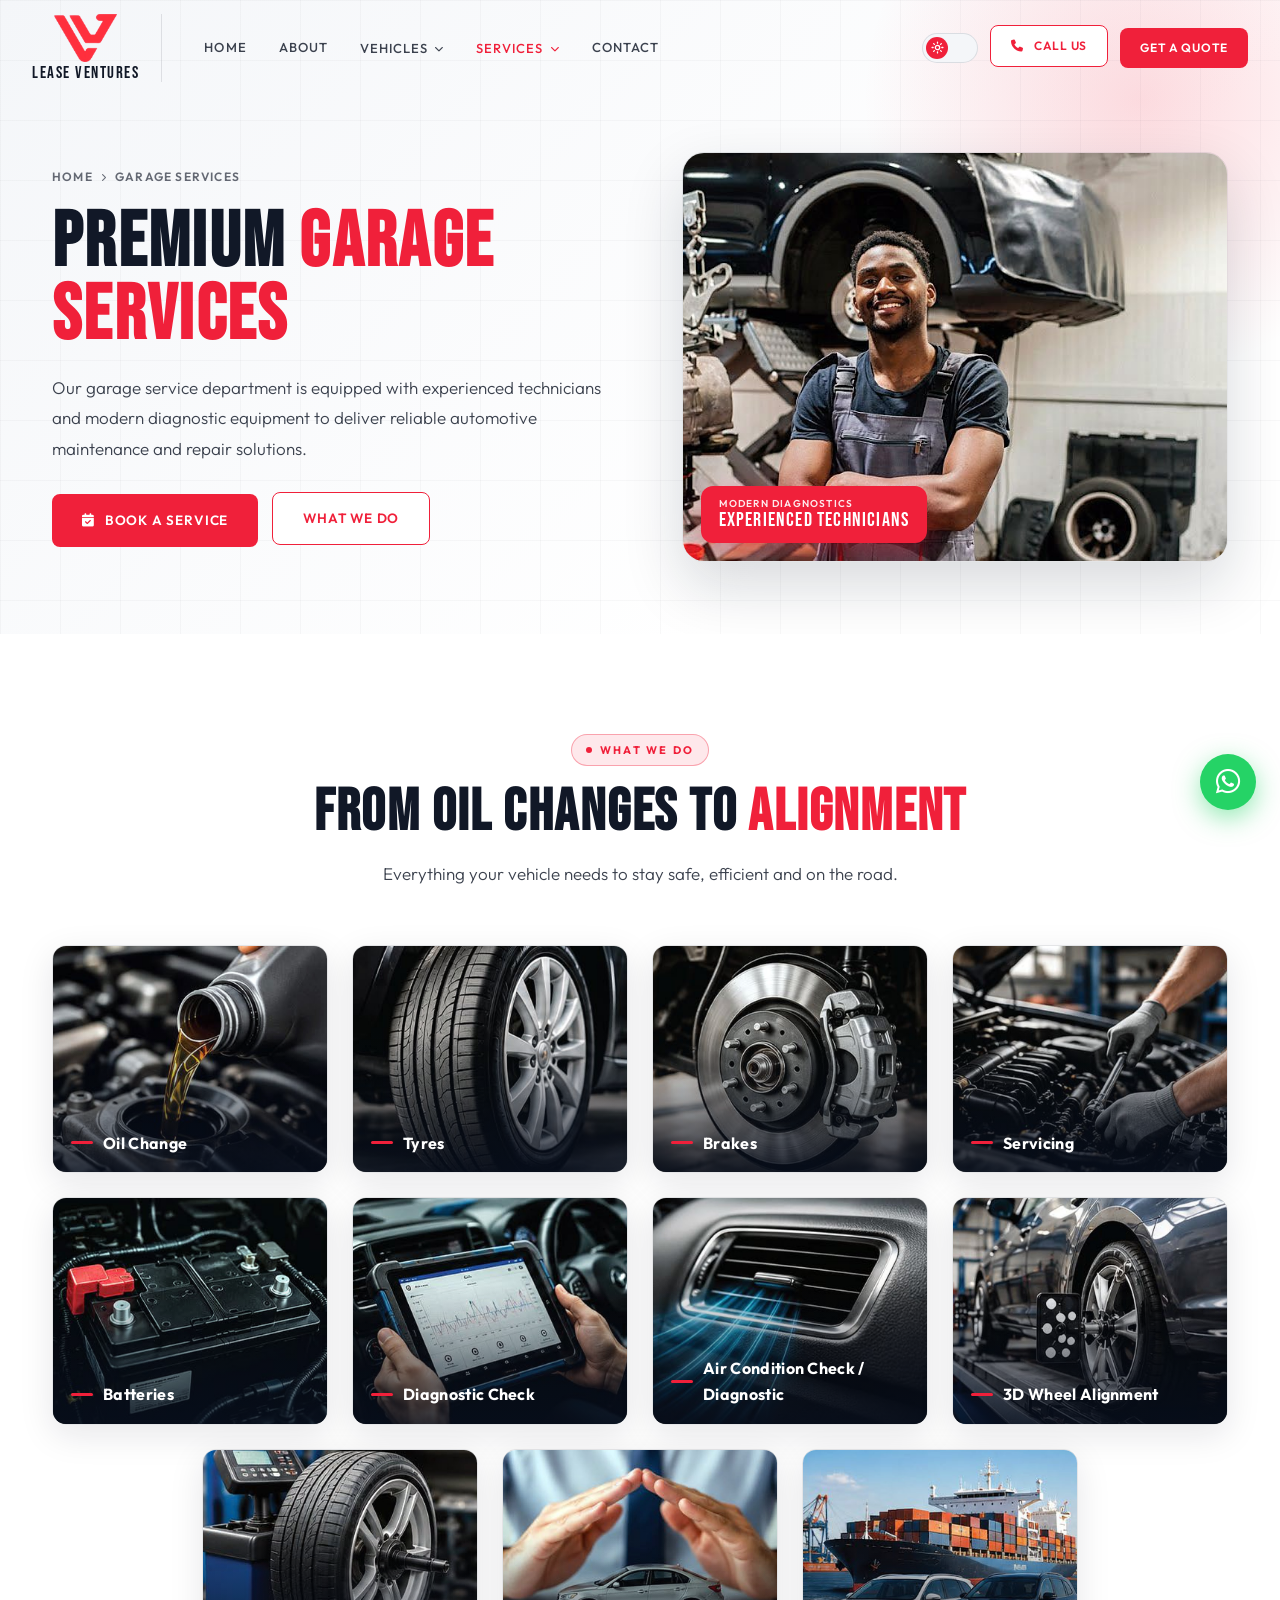
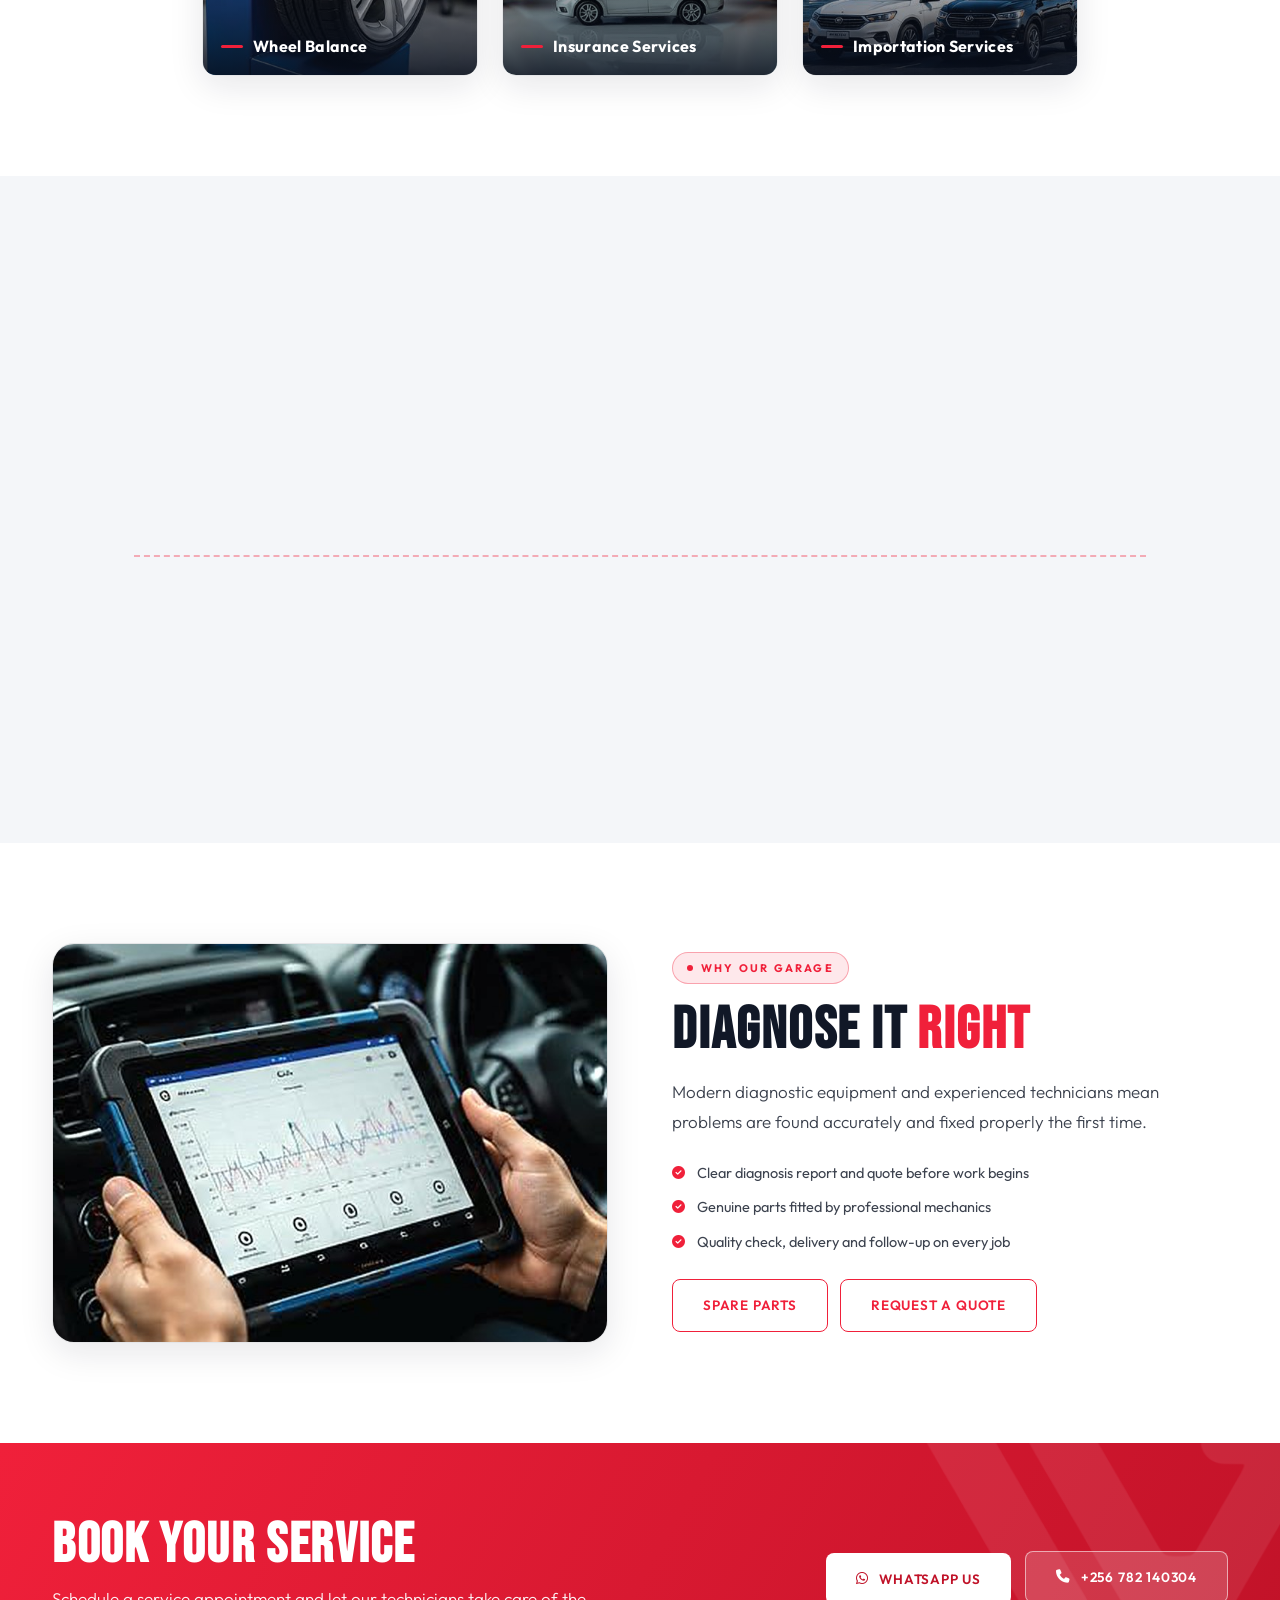
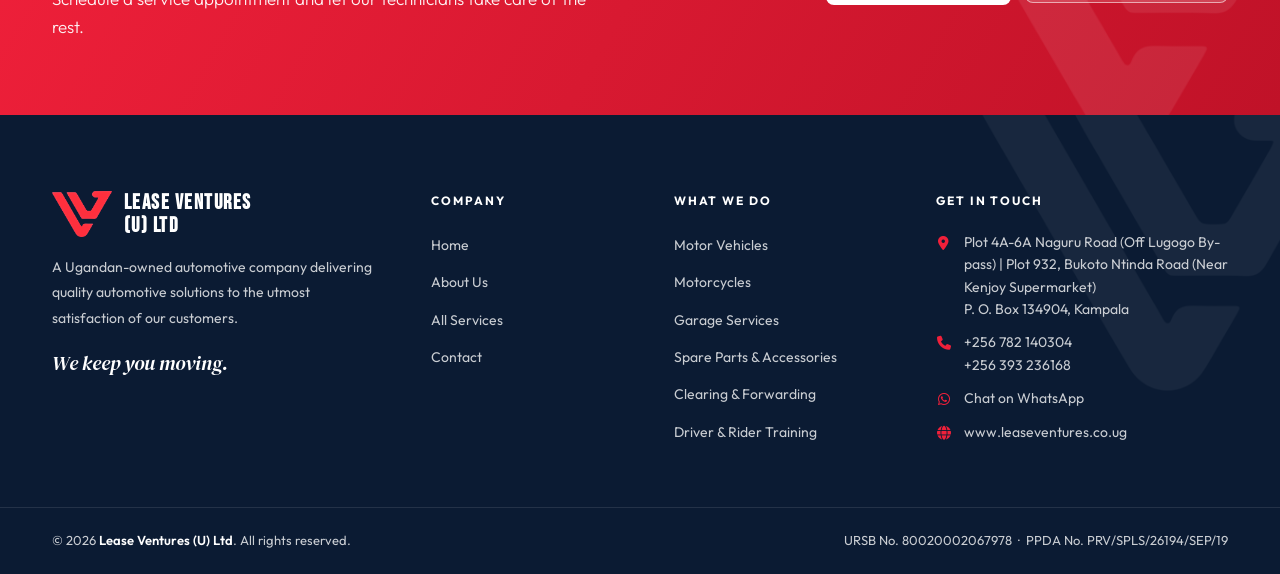
<file: garage.html>
<!DOCTYPE html>
<html lang="en" data-theme="light">

<head>
    <meta charset="UTF-8" />
    <meta name="viewport" content="width=device-width, initial-scale=1.0" />
    <title>Premium Garage Services | Lease Ventures (U) Ltd</title>
    <meta name="description" content="Oil change, tyres, brakes, servicing, batteries, diagnostics, A/C, 3D wheel alignment and wheel balance by experienced technicians in Kampala." />
    <meta name="theme-color" content="#F0203A" />
    <meta property="og:title" content="Premium Garage Services | Lease Ventures (U) Ltd" />
    <meta property="og:description" content="Oil change, tyres, brakes, servicing, batteries, diagnostics, A/C, 3D wheel alignment and wheel balance by experienced technicians in Kampala." />
    <meta property="og:image" content="images/hero.jpg" />
    <link rel="icon" type="image/png" href="images/favicon.png" />
    <link rel="preconnect" href="https://fonts.googleapis.com" />
    <link rel="preconnect" href="https://fonts.gstatic.com" crossorigin />
    <link href="https://fonts.googleapis.com/css2?family=Bebas+Neue&family=DM+Serif+Display:ital@0;1&family=Outfit:wght@300;400;500;600;700&display=swap" rel="stylesheet" />
    <link rel="stylesheet" href="https://cdnjs.cloudflare.com/ajax/libs/font-awesome/6.5.1/css/all.min.css" />
    <script src="js/theme.js?v=2"></script>
    <link rel="stylesheet" href="css/style.css?v=2" />
</head>

<body>

    <header class="nav" id="nav">
        <div class="nav-inner">
            <a href="index.html" class="brand" aria-label="Lease Ventures – Home">
                <img src="images/logo.png" alt="Lease Ventures logo" width="52" height="48" />
                <span>Lease Ventures</span>
            </a>
            <ul class="menu">
                <li><a href="index.html">Home</a></li>
                <li><a href="about.html">About</a></li>
                <li class="has-sub"><button type="button" aria-haspopup="true">Vehicles <i class="fa-solid fa-chevron-down"></i></button>
                    <div class="sub"><a href="vehicles.html"><i class="fa-solid fa-car-side"></i>Motor Vehicles</a><a href="motorcycles.html"><i class="fa-solid fa-motorcycle"></i>Motorcycles</a></div>
                </li>
                <li class="has-sub active"><button type="button" aria-haspopup="true">Services <i class="fa-solid fa-chevron-down"></i></button>
                    <div class="sub"><a href="garage.html" class="current"><i class="fa-solid fa-screwdriver-wrench"></i>Garage Services</a><a href="spare-parts.html"><i class="fa-solid fa-gears"></i>Spare Parts & Accessories</a><a href="clearing-forwarding.html"><i class="fa-solid fa-ship"></i>Clearing & Forwarding</a>
                        <a
                            href="driver-training.html"><i class="fa-solid fa-graduation-cap"></i>Driver & Rider Training</a><a href="services.html"><i class="fa-solid fa-grip"></i>All Services</a></div>
                </li>
                <li><a href="contact.html">Contact</a></li>
            </ul>
            <div class="nav-actions">
                <button class="theme-toggle" id="themeToggle" type="button" aria-label="Switch to dark mode" title="Switch to dark mode">
          <span class="knob">
            <svg class="ico-sun" viewBox="0 0 24 24" fill="none" stroke="currentColor" stroke-width="2.4" stroke-linecap="round"><circle cx="12" cy="12" r="4"/><path d="M12 2v2M12 20v2M4.9 4.9l1.4 1.4M17.7 17.7l1.4 1.4M2 12h2M20 12h2M4.9 19.1l1.4-1.4M17.7 6.3l1.4-1.4"/></svg>
            <svg class="ico-moon" viewBox="0 0 24 24" fill="currentColor"><path d="M21 12.8A9 9 0 1 1 11.2 3a7 7 0 0 0 9.8 9.8z"/></svg>
          </span>
        </button>
                <a href="tel:+256782140304" class="btn btn-outline btn-sm btn-call"><i class="fa-solid fa-phone"></i> Call Us</a>
                <a href="contact.html#quote" class="btn btn-primary btn-sm">Get a Quote</a>
                <button class="hamburger" id="hamburger" type="button" aria-label="Open menu" aria-expanded="false"><span></span><span></span><span></span></button>
            </div>
        </div>
    </header>
    <nav class="mobile" id="mobileMenu" aria-label="Mobile menu">
        <a href="index.html">Home</a><a href="about.html">About</a>
        <div class="m-group"><button type="button" class="m-toggle">Vehicles <i class="fa-solid fa-chevron-down"></i></button>
            <div class="m-sub"><a href="vehicles.html"><i class="fa-solid fa-car-side"></i>Motor Vehicles</a><a href="motorcycles.html"><i class="fa-solid fa-motorcycle"></i>Motorcycles</a></div>
        </div>
        <div class="m-group open"><button type="button" class="m-toggle">Services <i class="fa-solid fa-chevron-down"></i></button>
            <div class="m-sub"><a href="garage.html"><i class="fa-solid fa-screwdriver-wrench"></i>Garage Services</a><a href="spare-parts.html"><i class="fa-solid fa-gears"></i>Spare Parts & Accessories</a><a href="clearing-forwarding.html"><i class="fa-solid fa-ship"></i>Clearing & Forwarding</a>
                <a
                    href="driver-training.html"><i class="fa-solid fa-graduation-cap"></i>Driver & Rider Training</a><a href="services.html"><i class="fa-solid fa-grip"></i>All Services</a></div>
        </div><a href="contact.html">Contact</a>
        <a href="contact.html#quote" class="btn btn-primary">Get a Quote</a>
        <a href="tel:+256782140304" class="btn btn-outline"><i class="fa-solid fa-phone"></i> Call +256 782 140304</a>
    </nav>

    <main>

        <section class="page-hero">
            <div class="hero-grid"></div>
            <div class="container ph-inner">
                <div>
                    <nav class="breadcrumb" aria-label="Breadcrumb"><a href="index.html">Home</a><i class="fa-solid fa-chevron-right"></i><span>Garage Services</span></nav>
                    <h1>PREMIUM <span>GARAGE SERVICES</span></h1>
                    <p class="lead">Our garage service department is equipped with experienced technicians and modern diagnostic equipment to deliver reliable automotive maintenance and repair solutions.</p>
                    <div class="ph-actions"><a href="https://wa.me/256782140304?text=Hello%20Lease%20Ventures%2C%20I%20would%20like%20to%20book%20a%20garage%20service%20appointment." class="btn btn-primary" target="_blank" rel="noopener"><i class="fa-solid fa-calendar-check"></i> Book a Service</a>
                        <a
                            href="#services" class="btn btn-outline">What We Do</a>
                    </div>
                </div>
                <div class="ph-media"><img src="images/mechanic.jpg" alt="A Lease Ventures technician in the garage" />
                    <div class="ph-badge"><small>Modern diagnostics</small>Experienced technicians</div>
                </div>
            </div>
        </section>

        <section class="section" id="services">
            <div class="container">
                <div class="section-head center reveal">
                    <span class="eyebrow">What We Do</span>
                    <h2 class="title">FROM OIL CHANGES TO <span>ALIGNMENT</span></h2>
                    <p class="lead">Everything your vehicle needs to stay safe, efficient and on the road.</p>
                </div>
                <div class="tiles">
                    <figure class="tile reveal d1"><img src="images/g-oil.jpg" alt="Oil Change" loading="lazy" />
                        <figcaption>Oil Change</figcaption>
                    </figure>
                    <figure class="tile reveal d2"><img src="images/g-tyre.jpg" alt="Tyres" loading="lazy" />
                        <figcaption>Tyres</figcaption>
                    </figure>
                    <figure class="tile reveal d3"><img src="images/g-brakes.jpg" alt="Brakes" loading="lazy" />
                        <figcaption>Brakes</figcaption>
                    </figure>
                    <figure class="tile reveal d1"><img src="images/g-engine.jpg" alt="Servicing" loading="lazy" />
                        <figcaption>Servicing</figcaption>
                    </figure>
                    <figure class="tile reveal d2"><img src="images/g-battery.jpg" alt="Batteries" loading="lazy" />
                        <figcaption>Batteries</figcaption>
                    </figure>
                    <figure class="tile reveal d3"><img src="images/g-diagnostics.jpg" alt="Diagnostic Check" loading="lazy" />
                        <figcaption>Diagnostic Check</figcaption>
                    </figure>
                    <figure class="tile reveal d1"><img src="images/g-ac.jpg" alt="Air Condition Check / Diagnostic" loading="lazy" />
                        <figcaption>Air Condition Check / Diagnostic</figcaption>
                    </figure>
                    <figure class="tile reveal d2"><img src="images/g-alignment.jpg" alt="3D Wheel Alignment" loading="lazy" />
                        <figcaption>3D Wheel Alignment</figcaption>
                    </figure>
                    <figure class="tile reveal d3"><img src="images/g-balance.jpg" alt="Wheel Balance" loading="lazy" />
                        <figcaption>Wheel Balance</figcaption>
                    </figure>
                    <figure class="tile reveal d1"><img src="images/g-insurance.jpg" alt="Insurance Services" loading="lazy" />
                        <figcaption>Insurance Services</figcaption>
                    </figure>
                    <figure class="tile reveal d2"><img src="images/g-ship.jpg" alt="Importation Services" loading="lazy" />
                        <figcaption>Importation Services</figcaption>
                    </figure>
                </div>
            </div>
        </section>

        <section class="section section-alt">
            <div class="container">
                <div class="section-head center reveal">
                    <span class="eyebrow">How It Works</span>
                    <h2 class="title">OUR <span>PROCESS</span></h2>
                    <p class="lead">A clear, simple path from booking to follow-up — so you always know what happens next.</p>
                </div>
                <div class="steps">
                    <div class="step reveal d1">
                        <div class="step-icon"><i class="fa-solid fa-calendar-check"></i><sup>1</sup></div>
                        <h4>Book Service Appointment</h4>
                    </div>
                    <div class="step reveal d2">
                        <div class="step-icon"><i class="fa-solid fa-clipboard-list"></i><sup>2</sup></div>
                        <h4>Diagnosis Report & Quote</h4>
                    </div>
                    <div class="step reveal d3">
                        <div class="step-icon"><i class="fa-solid fa-users-gear"></i><sup>3</sup></div>
                        <h4>Job Allocation</h4>
                    </div>
                    <div class="step reveal d1">
                        <div class="step-icon"><i class="fa-solid fa-screwdriver-wrench"></i><sup>4</sup></div>
                        <h4>Repair Process</h4>
                    </div>
                    <div class="step reveal d2">
                        <div class="step-icon"><i class="fa-solid fa-award"></i><sup>5</sup></div>
                        <h4>Quality Check</h4>
                    </div>
                    <div class="step reveal d3">
                        <div class="step-icon"><i class="fa-solid fa-truck-fast"></i><sup>6</sup></div>
                        <h4>Delivery</h4>
                    </div>
                    <div class="step reveal d1">
                        <div class="step-icon"><i class="fa-solid fa-phone-volume"></i><sup>7</sup></div>
                        <h4>Follow up</h4>
                    </div>
                </div>
                <div class="center reveal" style="margin-top:48px"><a href="https://wa.me/256782140304?text=Hello%20Lease%20Ventures%2C%20I%20would%20like%20to%20book%20a%20garage%20service%20appointment." class="btn btn-primary" target="_blank" rel="noopener"><i class="fa-solid fa-calendar-check"></i> Book a Service</a></div>
            </div>
        </section>

        <section class="section">
            <div class="container">
                <div class="split">
                    <div class="split-media reveal"><img src="images/g-diagnostics.jpg" alt="Diagnostic tablet reading vehicle data" loading="lazy" /></div>
                    <div class="split-body reveal d1">
                        <span class="eyebrow">Why Our Garage</span>
                        <h2 class="title">DIAGNOSE IT <span>RIGHT</span></h2>
                        <p class="lead">Modern diagnostic equipment and experienced technicians mean problems are found accurately and fixed properly the first time.</p>
                        <ul class="check-list">
                            <li><i class="fa-solid fa-circle-check"></i>Clear diagnosis report and quote before work begins</li>
                            <li><i class="fa-solid fa-circle-check"></i>Genuine parts fitted by professional mechanics</li>
                            <li><i class="fa-solid fa-circle-check"></i>Quality check, delivery and follow-up on every job</li>
                        </ul>
                        <div class="btn-row"><a href="spare-parts.html" class="btn btn-outline">Spare Parts</a><a href="contact.html#quote" class="btn btn-outline">Request a Quote</a></div>
                    </div>
                </div>
            </div>
        </section>

        <section class="cta">
            <div class="container cta-inner">
                <div class="reveal">
                    <h2>BOOK YOUR <span style="color:#fff">SERVICE</span></h2>
                    <p>Schedule a service appointment and let our technicians take care of the rest.</p>
                </div>
                <div class="cta-actions reveal d1">
                    <a href="https://wa.me/256782140304?text=Hello%20Lease%20Ventures%2C%20I%20would%20like%20to%20book%20a%20garage%20service%20appointment." class="btn btn-white" target="_blank" rel="noopener"><i class="fa-brands fa-whatsapp"></i> WhatsApp Us</a>
                    <a href="tel:+256782140304" class="btn btn-ghost"><i class="fa-solid fa-phone"></i> +256 782 140304</a>
                </div>
            </div>
        </section>
    </main>

    <footer class="footer">
        <div class="footer-main">
            <div class="container footer-grid">
                <div>
                    <div class="footer-brand"><img src="images/logo.png" alt="Lease Ventures logo" /><b>LEASE VENTURES<br>(U) LTD</b></div>
                    <p class="footer-desc">A Ugandan-owned automotive company delivering quality automotive solutions to the utmost satisfaction of our customers.</p>
                    <p class="footer-tag">We keep you moving.</p>
                </div>
                <div>
                    <h5>Company</h5>
                    <ul>
                        <li><a href="index.html">Home</a></li>
                        <li><a href="about.html">About Us</a></li>
                        <li><a href="services.html">All Services</a></li>
                        <li><a href="contact.html">Contact</a></li>
                    </ul>
                </div>
                <div>
                    <h5>What We Do</h5>
                    <ul>
                        <li><a href="vehicles.html">Motor Vehicles</a></li>
                        <li><a href="motorcycles.html">Motorcycles</a></li>
                        <li><a href="garage.html">Garage Services</a></li>
                        <li><a href="spare-parts.html">Spare Parts &amp; Accessories</a></li>
                        <li><a href="clearing-forwarding.html">Clearing &amp; Forwarding</a></li>
                        <li><a href="driver-training.html">Driver &amp; Rider Training</a></li>
                    </ul>
                </div>
                <div>
                    <h5>Get in Touch</h5>
                    <ul class="footer-contact">
                        <li><i class="fa-solid fa-location-dot"></i><span>Plot 4A-6A Naguru Road (Off Lugogo By-pass) | Plot 932, Bukoto Ntinda Road (Near Kenjoy Supermarket)<br>P. O. Box 134904, Kampala</span></li>
                        <li><i class="fa-solid fa-phone"></i><span><a href="tel:+256782140304">+256 782 140304</a><br><a href="tel:+256393236168">+256 393 236168</a></span></li>
                        <li><i class="fa-brands fa-whatsapp"></i><a href="https://wa.me/256782140304?text=Hello%20Lease%20Ventures%2C%20I%20would%20like%20to%20make%20an%20enquiry." target="_blank" rel="noopener">Chat on WhatsApp</a></li>
                        <li><i class="fa-solid fa-globe"></i><span>www.leaseventures.co.ug</span></li>
                    </ul>
                </div>
            </div>
        </div>
        <div class="footer-bottom">
            <div class="container">
                <p>&copy; 2026 <span>Lease Ventures (U) Ltd</span>. All rights reserved.</p>
                <p>URSB No. 80020002067978 &nbsp;·&nbsp; PPDA No. PRV/SPLS/26194/SEP/19</p>
            </div>
        </div>
    </footer>
    <a href="https://wa.me/256782140304?text=Hello%20Lease%20Ventures%2C%20I%20would%20like%20to%20make%20an%20enquiry." class="wa-float" target="_blank" rel="noopener" aria-label="Chat with us on WhatsApp"><i class="fa-brands fa-whatsapp"></i></a>
    <button class="to-top" type="button" aria-label="Back to top"><i class="fa-solid fa-arrow-up"></i></button>

    <script src="js/main.js?v=2"></script>
</body>

</html>
</file>
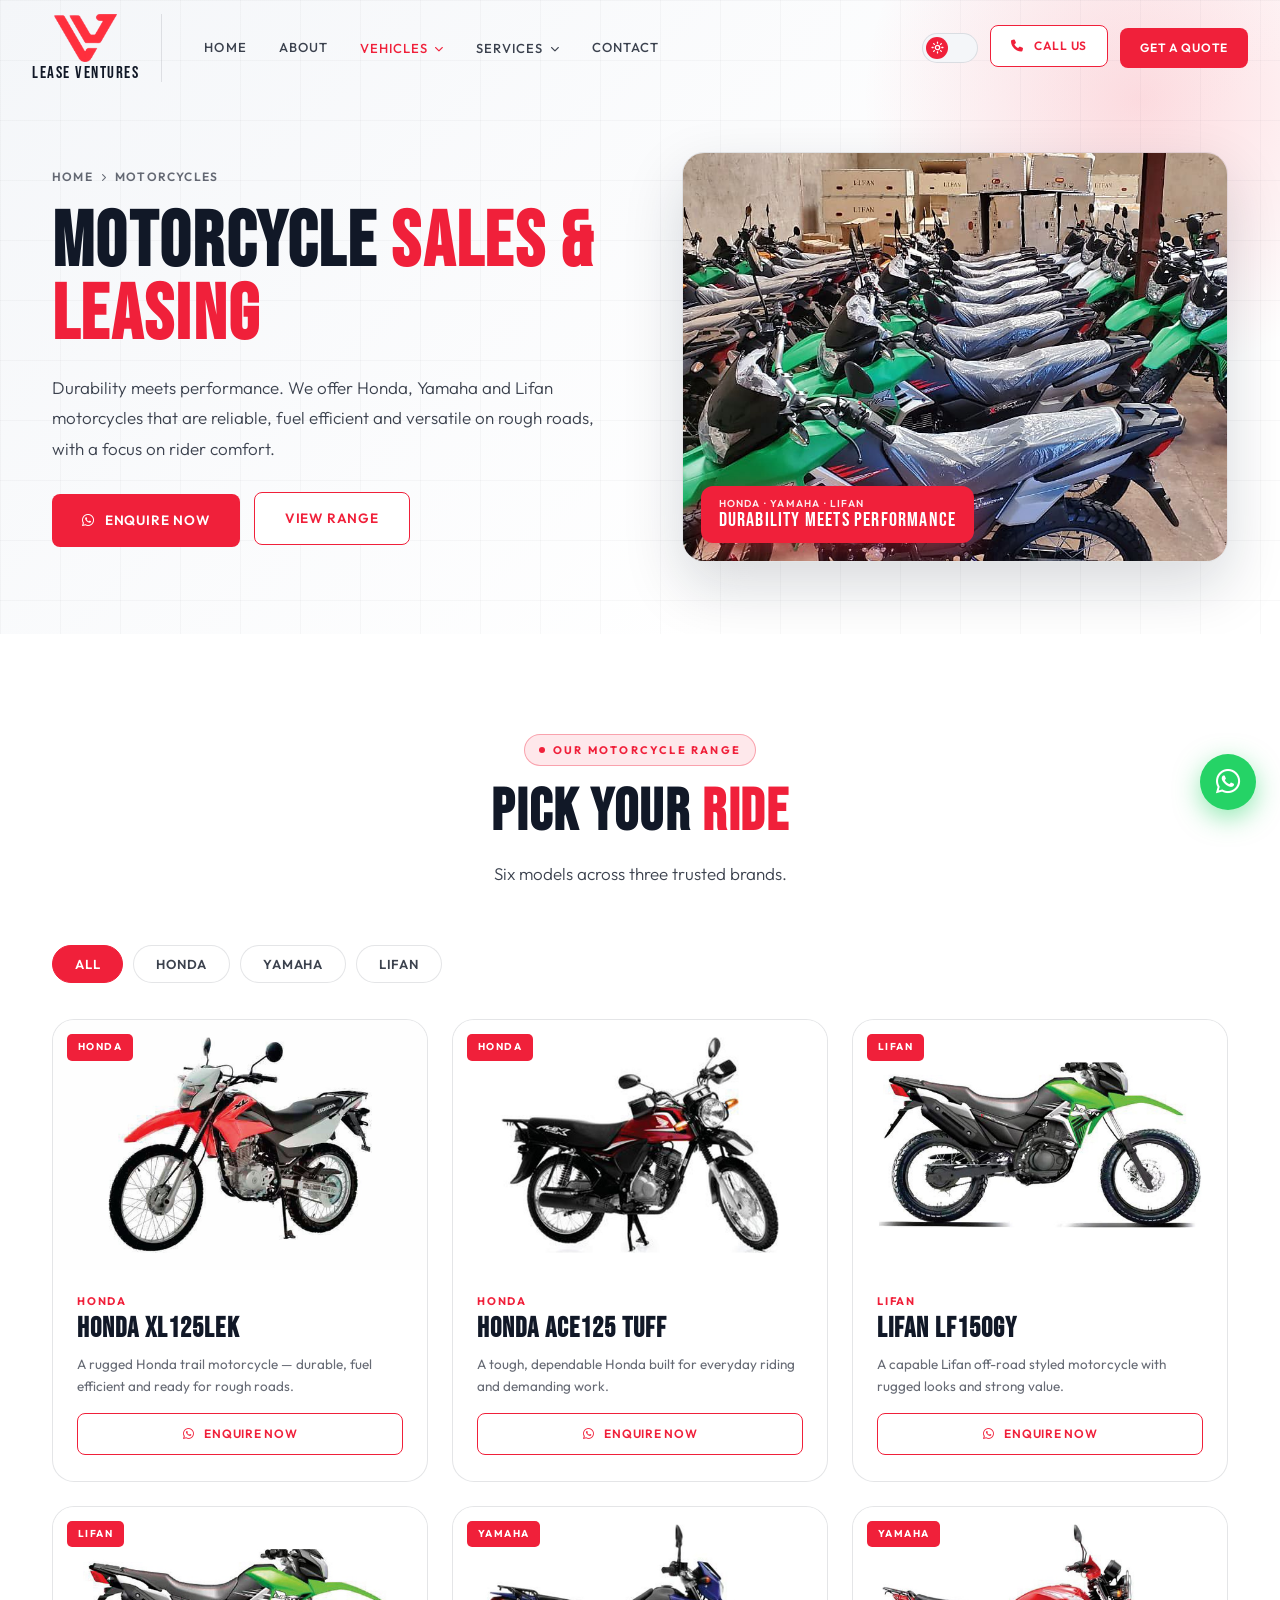
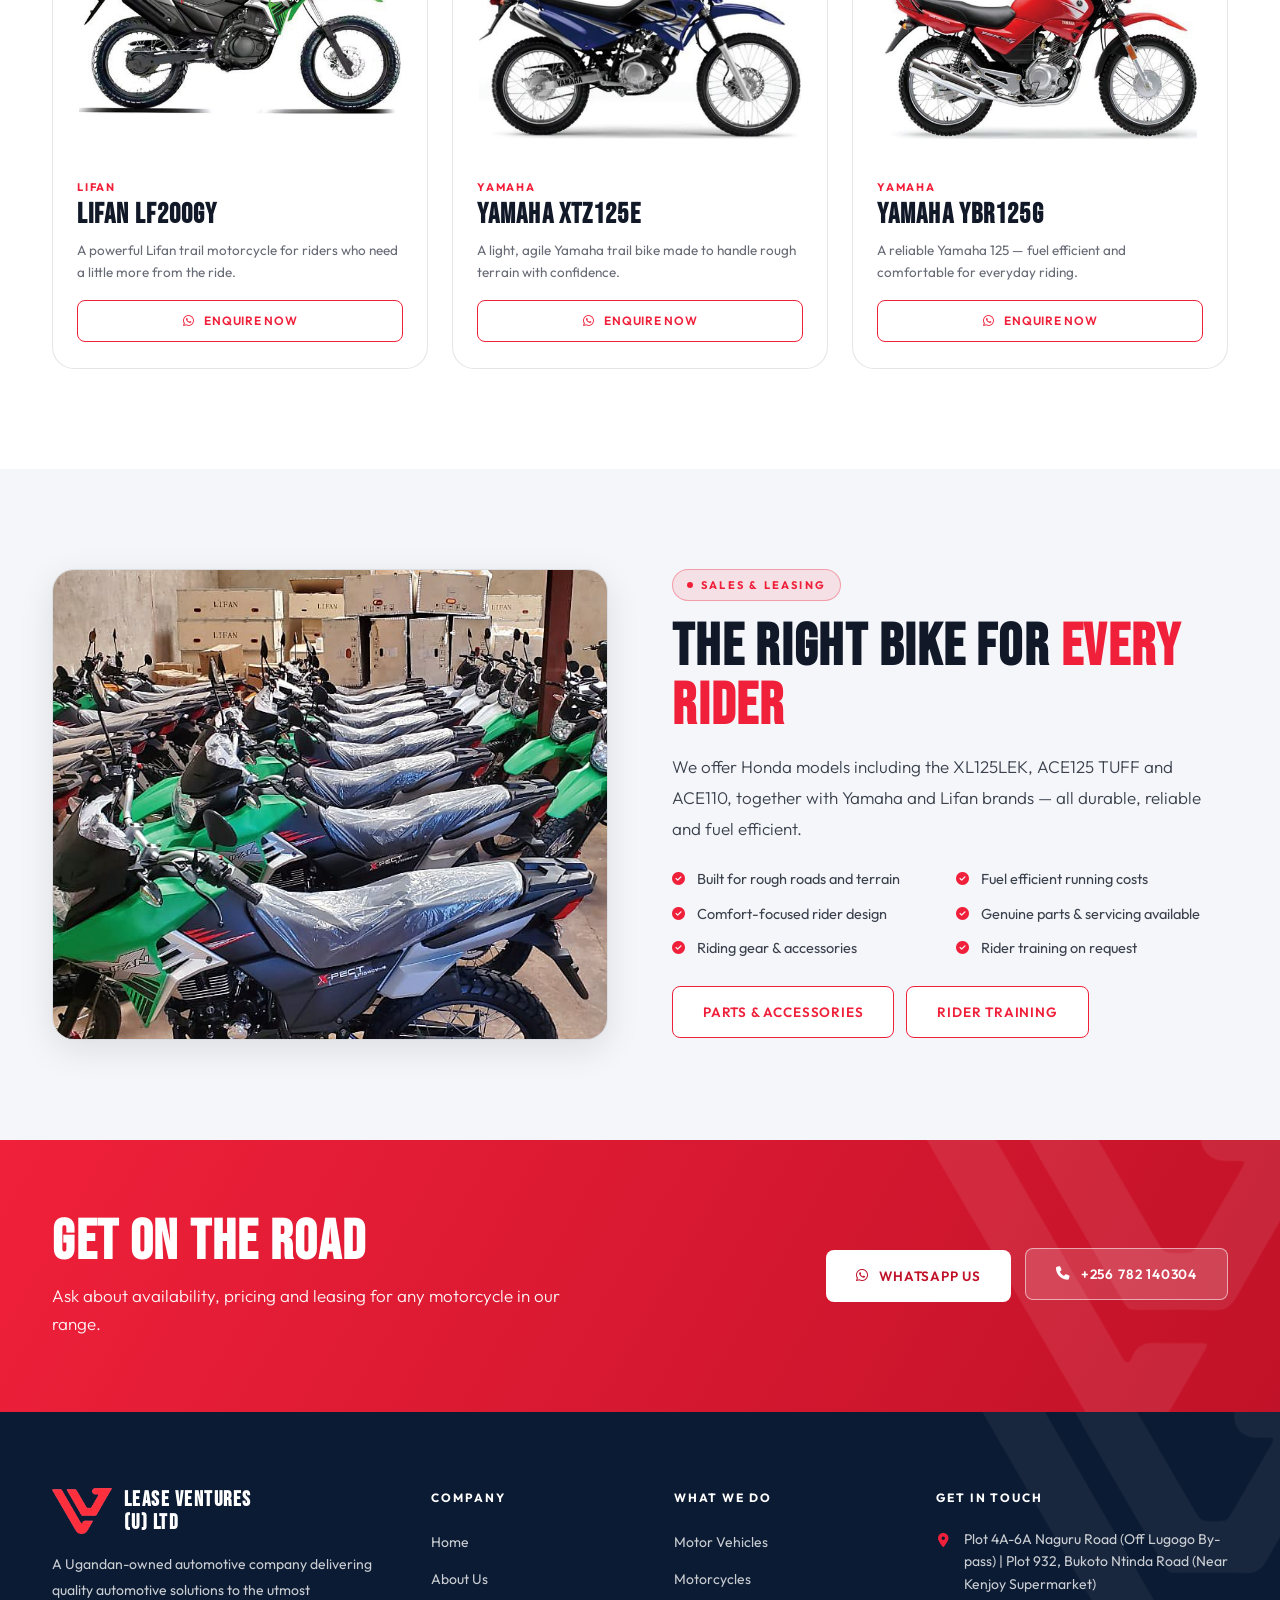
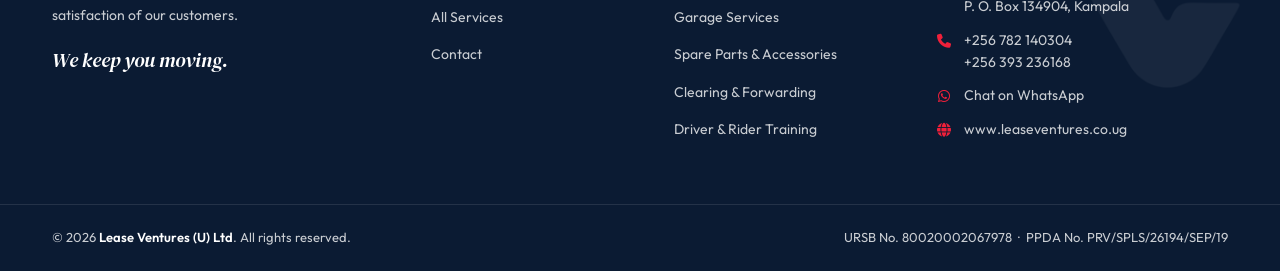
<file: motorcycles.html>
<!DOCTYPE html>
<html lang="en" data-theme="light">

<head>
    <meta charset="UTF-8" />
    <meta name="viewport" content="width=device-width, initial-scale=1.0" />
    <title>Motorcycle Sales & Leasing | Honda, Yamaha, Lifan | Lease Ventures</title>
    <meta name="description" content="Honda XL125LEK, ACE125 TUFF, Yamaha XTZ125E, YBR125G and Lifan LF150GY, LF200GY motorcycles for sale and lease in Kampala, Uganda." />
    <meta name="theme-color" content="#F0203A" />
    <meta property="og:title" content="Motorcycle Sales & Leasing | Honda, Yamaha, Lifan | Lease Ventures" />
    <meta property="og:description" content="Honda XL125LEK, ACE125 TUFF, Yamaha XTZ125E, YBR125G and Lifan LF150GY, LF200GY motorcycles for sale and lease in Kampala, Uganda." />
    <meta property="og:image" content="images/hero.jpg" />
    <link rel="icon" type="image/png" href="images/favicon.png" />
    <link rel="preconnect" href="https://fonts.googleapis.com" />
    <link rel="preconnect" href="https://fonts.gstatic.com" crossorigin />
    <link href="https://fonts.googleapis.com/css2?family=Bebas+Neue&family=DM+Serif+Display:ital@0;1&family=Outfit:wght@300;400;500;600;700&display=swap" rel="stylesheet" />
    <link rel="stylesheet" href="https://cdnjs.cloudflare.com/ajax/libs/font-awesome/6.5.1/css/all.min.css" />
    <script src="js/theme.js?v=2"></script>
    <link rel="stylesheet" href="css/style.css?v=2" />
</head>

<body>

    <header class="nav" id="nav">
        <div class="nav-inner">
            <a href="index.html" class="brand" aria-label="Lease Ventures – Home">
                <img src="images/logo.png" alt="Lease Ventures logo" width="52" height="48" />
                <span>Lease Ventures</span>
            </a>
            <ul class="menu">
                <li><a href="index.html">Home</a></li>
                <li><a href="about.html">About</a></li>
                <li class="has-sub active"><button type="button" aria-haspopup="true">Vehicles <i class="fa-solid fa-chevron-down"></i></button>
                    <div class="sub"><a href="vehicles.html"><i class="fa-solid fa-car-side"></i>Motor Vehicles</a><a href="motorcycles.html" class="current"><i class="fa-solid fa-motorcycle"></i>Motorcycles</a></div>
                </li>
                <li class="has-sub"><button type="button" aria-haspopup="true">Services <i class="fa-solid fa-chevron-down"></i></button>
                    <div class="sub"><a href="garage.html"><i class="fa-solid fa-screwdriver-wrench"></i>Garage Services</a><a href="spare-parts.html"><i class="fa-solid fa-gears"></i>Spare Parts & Accessories</a><a href="clearing-forwarding.html"><i class="fa-solid fa-ship"></i>Clearing & Forwarding</a>
                        <a
                            href="driver-training.html"><i class="fa-solid fa-graduation-cap"></i>Driver & Rider Training</a><a href="services.html"><i class="fa-solid fa-grip"></i>All Services</a></div>
                </li>
                <li><a href="contact.html">Contact</a></li>
            </ul>
            <div class="nav-actions">
                <button class="theme-toggle" id="themeToggle" type="button" aria-label="Switch to dark mode" title="Switch to dark mode">
          <span class="knob">
            <svg class="ico-sun" viewBox="0 0 24 24" fill="none" stroke="currentColor" stroke-width="2.4" stroke-linecap="round"><circle cx="12" cy="12" r="4"/><path d="M12 2v2M12 20v2M4.9 4.9l1.4 1.4M17.7 17.7l1.4 1.4M2 12h2M20 12h2M4.9 19.1l1.4-1.4M17.7 6.3l1.4-1.4"/></svg>
            <svg class="ico-moon" viewBox="0 0 24 24" fill="currentColor"><path d="M21 12.8A9 9 0 1 1 11.2 3a7 7 0 0 0 9.8 9.8z"/></svg>
          </span>
        </button>
                <a href="tel:+256782140304" class="btn btn-outline btn-sm btn-call"><i class="fa-solid fa-phone"></i> Call Us</a>
                <a href="contact.html#quote" class="btn btn-primary btn-sm">Get a Quote</a>
                <button class="hamburger" id="hamburger" type="button" aria-label="Open menu" aria-expanded="false"><span></span><span></span><span></span></button>
            </div>
        </div>
    </header>
    <nav class="mobile" id="mobileMenu" aria-label="Mobile menu">
        <a href="index.html">Home</a><a href="about.html">About</a>
        <div class="m-group open"><button type="button" class="m-toggle">Vehicles <i class="fa-solid fa-chevron-down"></i></button>
            <div class="m-sub"><a href="vehicles.html"><i class="fa-solid fa-car-side"></i>Motor Vehicles</a><a href="motorcycles.html"><i class="fa-solid fa-motorcycle"></i>Motorcycles</a></div>
        </div>
        <div class="m-group"><button type="button" class="m-toggle">Services <i class="fa-solid fa-chevron-down"></i></button>
            <div class="m-sub"><a href="garage.html"><i class="fa-solid fa-screwdriver-wrench"></i>Garage Services</a><a href="spare-parts.html"><i class="fa-solid fa-gears"></i>Spare Parts & Accessories</a><a href="clearing-forwarding.html"><i class="fa-solid fa-ship"></i>Clearing & Forwarding</a>
                <a
                    href="driver-training.html"><i class="fa-solid fa-graduation-cap"></i>Driver & Rider Training</a><a href="services.html"><i class="fa-solid fa-grip"></i>All Services</a></div>
        </div><a href="contact.html">Contact</a>
        <a href="contact.html#quote" class="btn btn-primary">Get a Quote</a>
        <a href="tel:+256782140304" class="btn btn-outline"><i class="fa-solid fa-phone"></i> Call +256 782 140304</a>
    </nav>

    <main>

        <section class="page-hero">
            <div class="hero-grid"></div>
            <div class="container ph-inner">
                <div>
                    <nav class="breadcrumb" aria-label="Breadcrumb"><a href="index.html">Home</a><i class="fa-solid fa-chevron-right"></i><span>Motorcycles</span></nav>
                    <h1>MOTORCYCLE <span>SALES &amp; LEASING</span></h1>
                    <p class="lead">Durability meets performance. We offer Honda, Yamaha and Lifan motorcycles that are reliable, fuel efficient and versatile on rough roads, with a focus on rider comfort.</p>
                    <div class="ph-actions"><a href="https://wa.me/256782140304?text=Hello%20Lease%20Ventures%2C%20I%20am%20interested%20in%20your%20motorcycles." class="btn btn-primary" target="_blank" rel="noopener"><i class="fa-brands fa-whatsapp"></i> Enquire Now</a><a href="#range"
                            class="btn btn-outline">View Range</a></div>
                </div>
                <div class="ph-media"><img src="images/bikes-warehouse.jpg" alt="Motorcycles lined up in the Lease Ventures warehouse" />
                    <div class="ph-badge"><small>Honda · Yamaha · Lifan</small>Durability meets performance</div>
                </div>
            </div>
        </section>

        <section class="section" id="range">
            <div class="container">
                <div class="section-head center reveal">
                    <span class="eyebrow">Our Motorcycle Range</span>
                    <h2 class="title">PICK YOUR <span>RIDE</span></h2>
                    <p class="lead">Six models across three trusted brands.</p>
                </div>
                <div>
                    <div class="tabs" role="tablist">
                        <button class="tab active" data-filter="all" type="button">All</button>
                        <button class="tab" data-filter="honda" type="button">Honda</button>
                        <button class="tab" data-filter="yamaha" type="button">Yamaha</button>
                        <button class="tab" data-filter="lifan" type="button">Lifan</button>
                    </div>
                    <div class="grid g3">
                        <article class="product reveal" data-cat="honda">
                            <div class="product-media"><img src="images/honda-xl125lek.jpg" alt="Honda XL125LEK" loading="lazy" /><span class="product-tag">Honda</span></div>
                            <div class="product-body">
                                <small>Honda</small>
                                <h3>Honda XL125LEK</h3>
                                <p>A rugged Honda trail motorcycle &mdash; durable, fuel efficient and ready for rough roads.</p>
                                <a href="https://wa.me/256782140304?text=Hello%20Lease%20Ventures%2C%20I%20am%20interested%20in%20the%20Honda%20XL125LEK.%20Please%20share%20availability%20and%20pricing." class="btn btn-outline btn-sm" target="_blank" rel="noopener"><i class="fa-brands fa-whatsapp"></i> Enquire Now</a>
                            </div>
                        </article>
                        <article class="product reveal" data-cat="honda">
                            <div class="product-media"><img src="images/honda-ace125-tuf.jpg" alt="Honda ACE125 TUFF" loading="lazy" /><span class="product-tag">Honda</span></div>
                            <div class="product-body">
                                <small>Honda</small>
                                <h3>Honda ACE125 TUFF</h3>
                                <p>A tough, dependable Honda built for everyday riding and demanding work.</p>
                                <a href="https://wa.me/256782140304?text=Hello%20Lease%20Ventures%2C%20I%20am%20interested%20in%20the%20Honda%20ACE125%20TUFF.%20Please%20share%20availability%20and%20pricing." class="btn btn-outline btn-sm" target="_blank" rel="noopener"><i class="fa-brands fa-whatsapp"></i> Enquire Now</a>
                            </div>
                        </article>
                        <article class="product reveal" data-cat="lifan">
                            <div class="product-media"><img src="images/lifan-lf150gy.jpg" alt="Lifan LF150GY" loading="lazy" /><span class="product-tag">Lifan</span></div>
                            <div class="product-body">
                                <small>Lifan</small>
                                <h3>Lifan LF150GY</h3>
                                <p>A capable Lifan off-road styled motorcycle with rugged looks and strong value.</p>
                                <a href="https://wa.me/256782140304?text=Hello%20Lease%20Ventures%2C%20I%20am%20interested%20in%20the%20Lifan%20LF150GY.%20Please%20share%20availability%20and%20pricing." class="btn btn-outline btn-sm" target="_blank" rel="noopener"><i class="fa-brands fa-whatsapp"></i> Enquire Now</a>
                            </div>
                        </article>
                        <article class="product reveal" data-cat="lifan">
                            <div class="product-media"><img src="images/lifan-lf200gy.jpg" alt="Lifan LF200GY" loading="lazy" /><span class="product-tag">Lifan</span></div>
                            <div class="product-body">
                                <small>Lifan</small>
                                <h3>Lifan LF200GY</h3>
                                <p>A powerful Lifan trail motorcycle for riders who need a little more from the ride.</p>
                                <a href="https://wa.me/256782140304?text=Hello%20Lease%20Ventures%2C%20I%20am%20interested%20in%20the%20Lifan%20LF200GY.%20Please%20share%20availability%20and%20pricing." class="btn btn-outline btn-sm" target="_blank" rel="noopener"><i class="fa-brands fa-whatsapp"></i> Enquire Now</a>
                            </div>
                        </article>
                        <article class="product reveal" data-cat="yamaha">
                            <div class="product-media"><img src="images/yamaha-xtz125e.jpg" alt="Yamaha XTZ125E" loading="lazy" /><span class="product-tag">Yamaha</span></div>
                            <div class="product-body">
                                <small>Yamaha</small>
                                <h3>Yamaha XTZ125E</h3>
                                <p>A light, agile Yamaha trail bike made to handle rough terrain with confidence.</p>
                                <a href="https://wa.me/256782140304?text=Hello%20Lease%20Ventures%2C%20I%20am%20interested%20in%20the%20Yamaha%20XTZ125E.%20Please%20share%20availability%20and%20pricing." class="btn btn-outline btn-sm" target="_blank" rel="noopener"><i class="fa-brands fa-whatsapp"></i> Enquire Now</a>
                            </div>
                        </article>
                        <article class="product reveal" data-cat="yamaha">
                            <div class="product-media"><img src="images/yamaha-ybr125g.jpg" alt="Yamaha YBR125G" loading="lazy" /><span class="product-tag">Yamaha</span></div>
                            <div class="product-body">
                                <small>Yamaha</small>
                                <h3>Yamaha YBR125G</h3>
                                <p>A reliable Yamaha 125 &mdash; fuel efficient and comfortable for everyday riding.</p>
                                <a href="https://wa.me/256782140304?text=Hello%20Lease%20Ventures%2C%20I%20am%20interested%20in%20the%20Yamaha%20YBR125G.%20Please%20share%20availability%20and%20pricing." class="btn btn-outline btn-sm" target="_blank" rel="noopener"><i class="fa-brands fa-whatsapp"></i> Enquire Now</a>
                            </div>
                        </article>
                    </div>
                </div>
            </div>
        </section>

        <section class="section section-alt">
            <div class="container">
                <div class="split">
                    <div class="split-media reveal"><img src="images/bikes-warehouse.jpg" alt="Rows of new motorcycles in stock" loading="lazy" /></div>
                    <div class="split-body reveal d1">
                        <span class="eyebrow">Sales &amp; Leasing</span>
                        <h2 class="title">THE RIGHT BIKE FOR <span>EVERY RIDER</span></h2>
                        <p class="lead">We offer Honda models including the XL125LEK, ACE125 TUFF and ACE110, together with Yamaha and Lifan brands &mdash; all durable, reliable and fuel efficient.</p>
                        <ul class="check-list two">
                            <li><i class="fa-solid fa-circle-check"></i>Built for rough roads and terrain</li>
                            <li><i class="fa-solid fa-circle-check"></i>Fuel efficient running costs</li>
                            <li><i class="fa-solid fa-circle-check"></i>Comfort-focused rider design</li>
                            <li><i class="fa-solid fa-circle-check"></i>Genuine parts &amp; servicing available</li>
                            <li><i class="fa-solid fa-circle-check"></i>Riding gear &amp; accessories</li>
                            <li><i class="fa-solid fa-circle-check"></i>Rider training on request</li>
                        </ul>
                        <div class="btn-row"><a href="spare-parts.html" class="btn btn-outline">Parts &amp; Accessories</a><a href="driver-training.html" class="btn btn-outline">Rider Training</a></div>
                    </div>
                </div>
            </div>
        </section>

        <section class="cta">
            <div class="container cta-inner">
                <div class="reveal">
                    <h2>GET ON THE <span style="color:#fff">ROAD</span></h2>
                    <p>Ask about availability, pricing and leasing for any motorcycle in our range.</p>
                </div>
                <div class="cta-actions reveal d1">
                    <a href="https://wa.me/256782140304?text=Hello%20Lease%20Ventures%2C%20I%20am%20interested%20in%20your%20motorcycles." class="btn btn-white" target="_blank" rel="noopener"><i class="fa-brands fa-whatsapp"></i> WhatsApp Us</a>
                    <a href="tel:+256782140304" class="btn btn-ghost"><i class="fa-solid fa-phone"></i> +256 782 140304</a>
                </div>
            </div>
        </section>
    </main>

    <footer class="footer">
        <div class="footer-main">
            <div class="container footer-grid">
                <div>
                    <div class="footer-brand"><img src="images/logo.png" alt="Lease Ventures logo" /><b>LEASE VENTURES<br>(U) LTD</b></div>
                    <p class="footer-desc">A Ugandan-owned automotive company delivering quality automotive solutions to the utmost satisfaction of our customers.</p>
                    <p class="footer-tag">We keep you moving.</p>
                </div>
                <div>
                    <h5>Company</h5>
                    <ul>
                        <li><a href="index.html">Home</a></li>
                        <li><a href="about.html">About Us</a></li>
                        <li><a href="services.html">All Services</a></li>
                        <li><a href="contact.html">Contact</a></li>
                    </ul>
                </div>
                <div>
                    <h5>What We Do</h5>
                    <ul>
                        <li><a href="vehicles.html">Motor Vehicles</a></li>
                        <li><a href="motorcycles.html">Motorcycles</a></li>
                        <li><a href="garage.html">Garage Services</a></li>
                        <li><a href="spare-parts.html">Spare Parts &amp; Accessories</a></li>
                        <li><a href="clearing-forwarding.html">Clearing &amp; Forwarding</a></li>
                        <li><a href="driver-training.html">Driver &amp; Rider Training</a></li>
                    </ul>
                </div>
                <div>
                    <h5>Get in Touch</h5>
                    <ul class="footer-contact">
                        <li><i class="fa-solid fa-location-dot"></i><span>Plot 4A-6A Naguru Road (Off Lugogo By-pass) | Plot 932, Bukoto Ntinda Road (Near Kenjoy Supermarket)<br>P. O. Box 134904, Kampala</span></li>
                        <li><i class="fa-solid fa-phone"></i><span><a href="tel:+256782140304">+256 782 140304</a><br><a href="tel:+256393236168">+256 393 236168</a></span></li>
                        <li><i class="fa-brands fa-whatsapp"></i><a href="https://wa.me/256782140304?text=Hello%20Lease%20Ventures%2C%20I%20would%20like%20to%20make%20an%20enquiry." target="_blank" rel="noopener">Chat on WhatsApp</a></li>
                        <li><i class="fa-solid fa-globe"></i><span>www.leaseventures.co.ug</span></li>
                    </ul>
                </div>
            </div>
        </div>
        <div class="footer-bottom">
            <div class="container">
                <p>&copy; 2026 <span>Lease Ventures (U) Ltd</span>. All rights reserved.</p>
                <p>URSB No. 80020002067978 &nbsp;·&nbsp; PPDA No. PRV/SPLS/26194/SEP/19</p>
            </div>
        </div>
    </footer>
    <a href="https://wa.me/256782140304?text=Hello%20Lease%20Ventures%2C%20I%20would%20like%20to%20make%20an%20enquiry." class="wa-float" target="_blank" rel="noopener" aria-label="Chat with us on WhatsApp"><i class="fa-brands fa-whatsapp"></i></a>
    <button class="to-top" type="button" aria-label="Back to top"><i class="fa-solid fa-arrow-up"></i></button>

    <script src="js/main.js?v=2"></script>
</body>

</html>
</file>
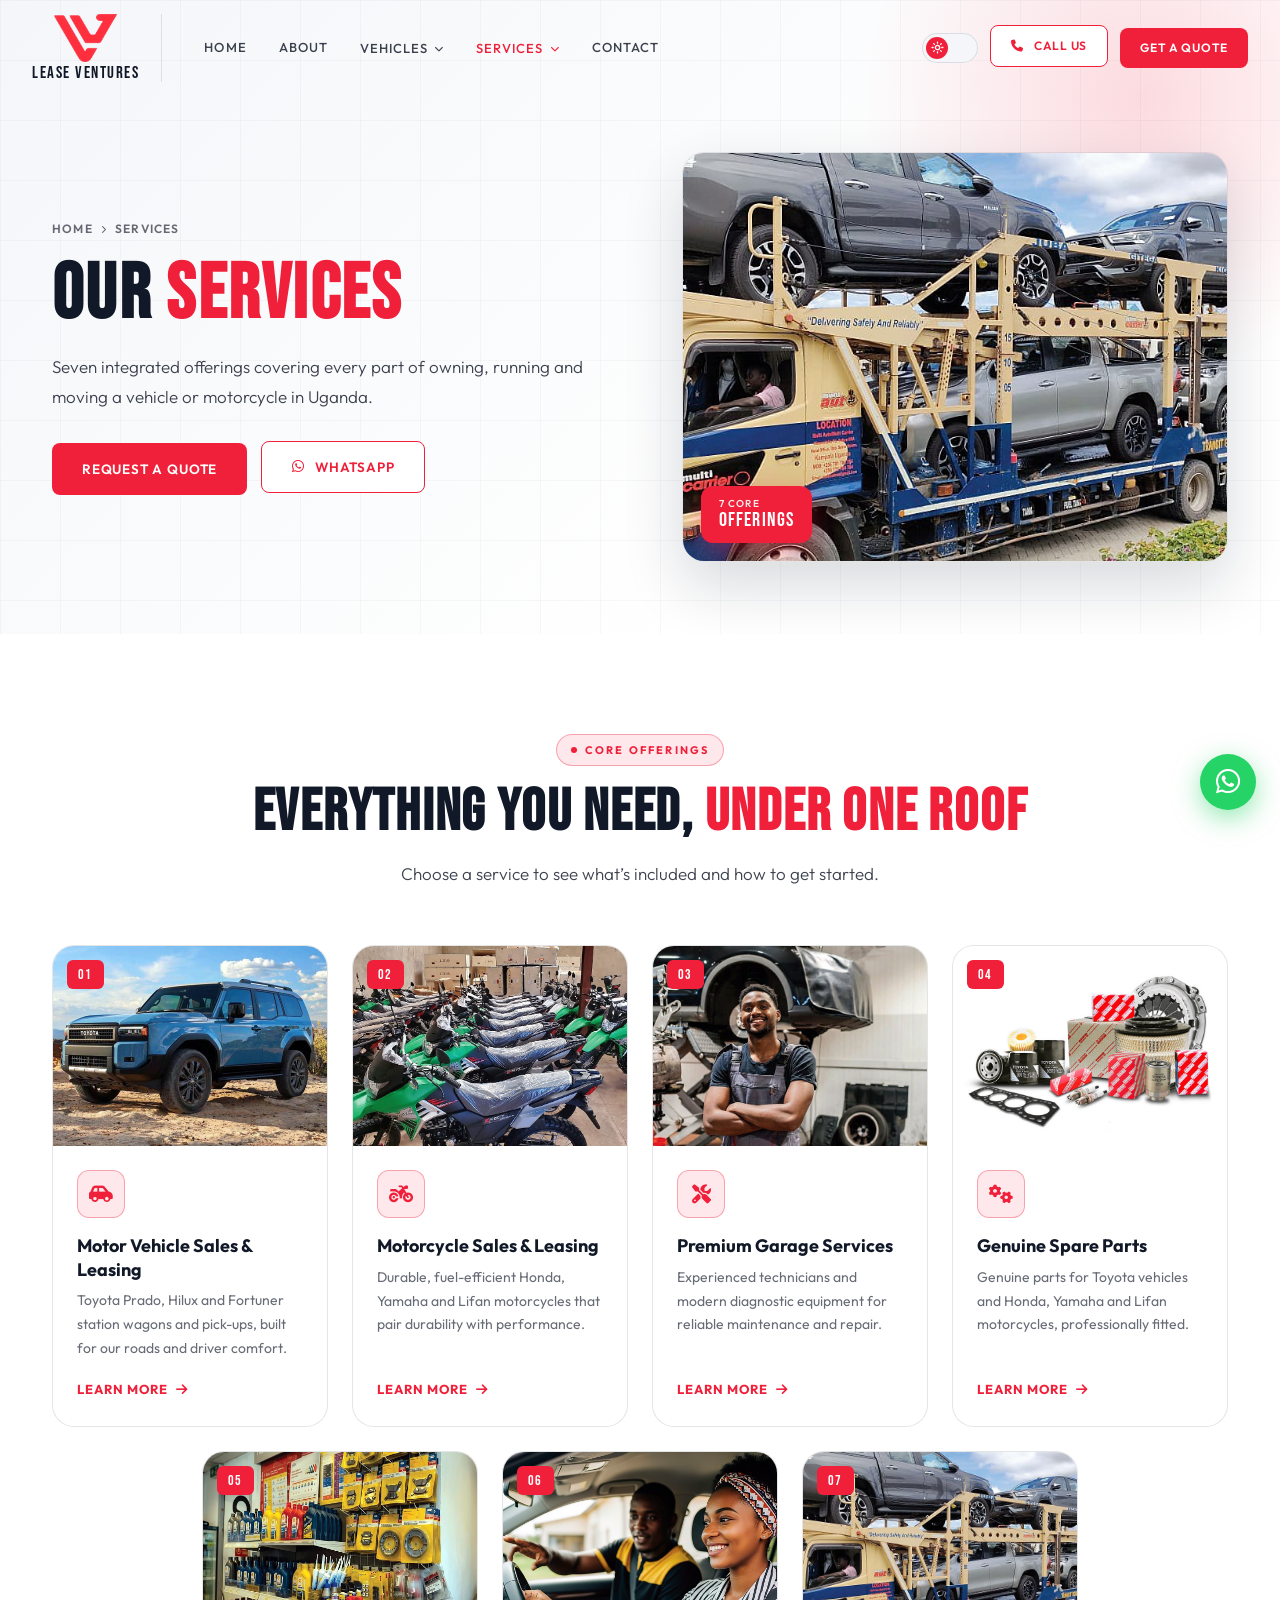
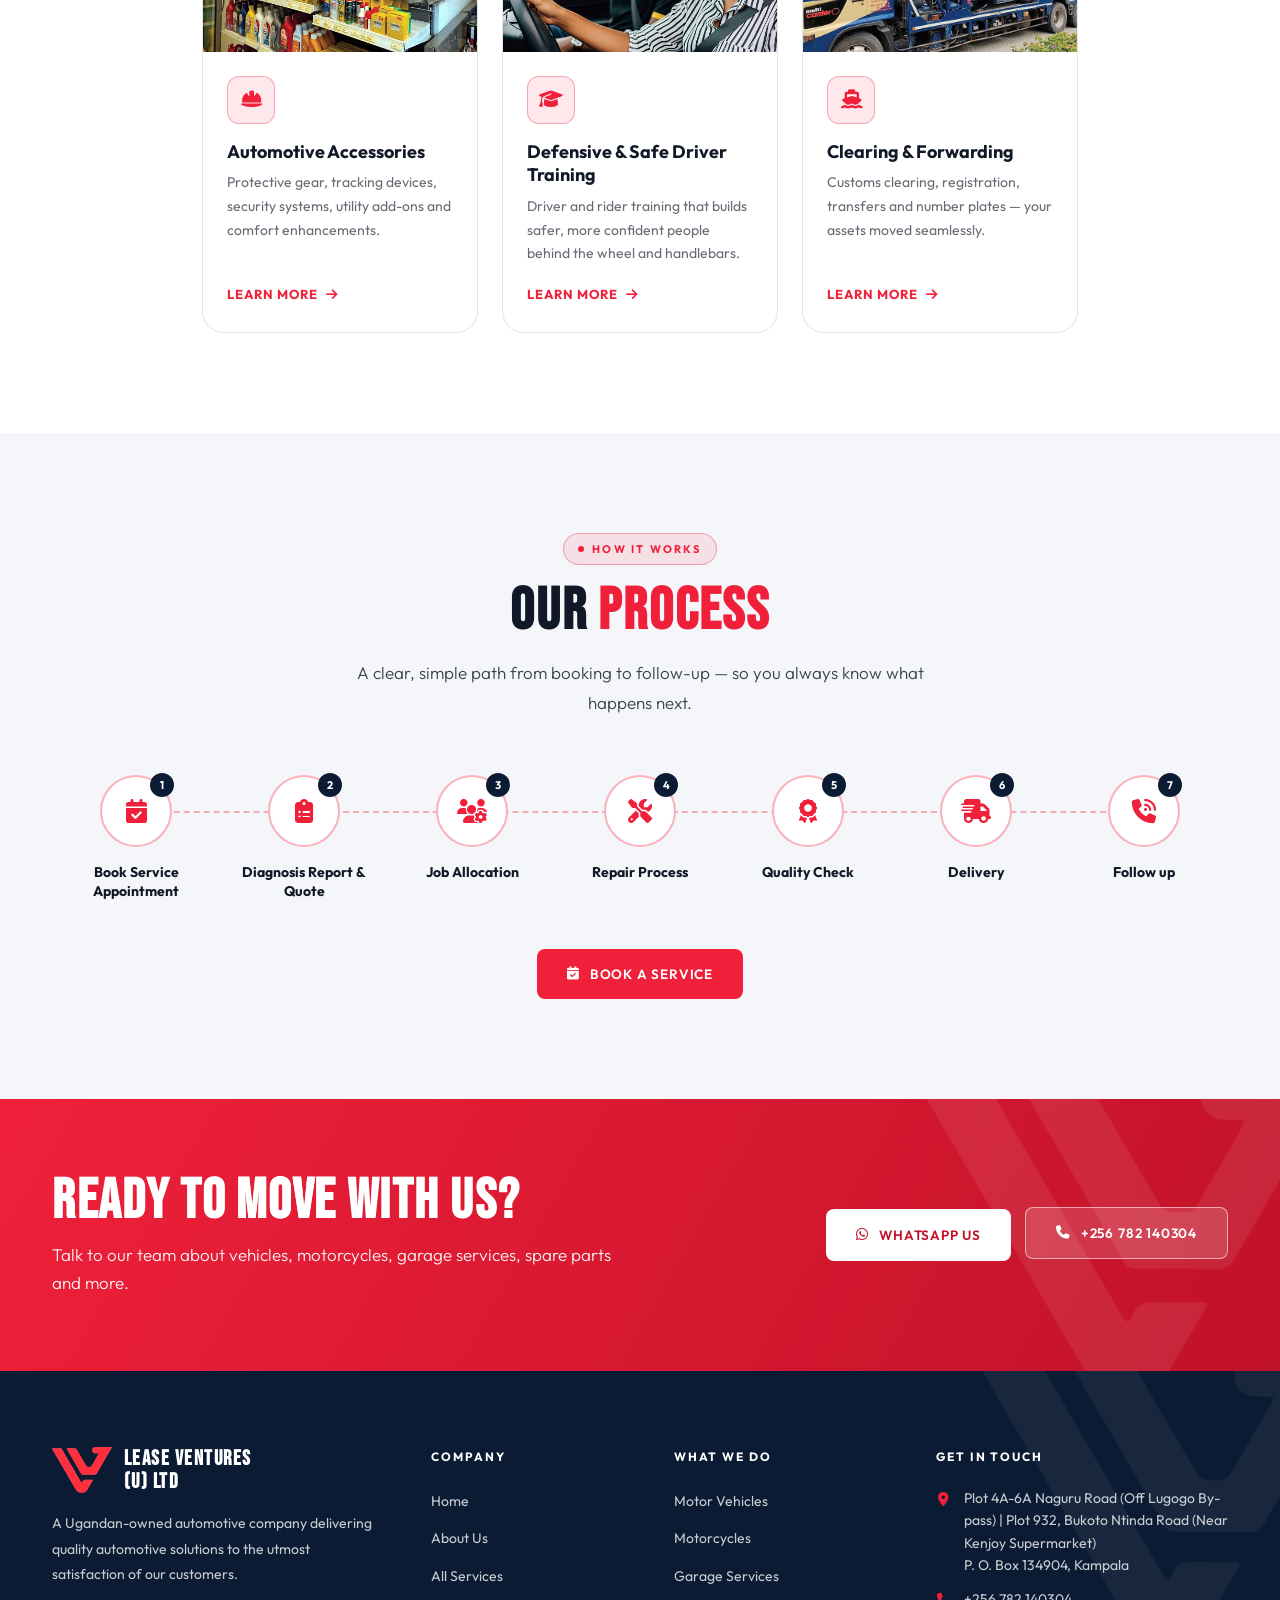
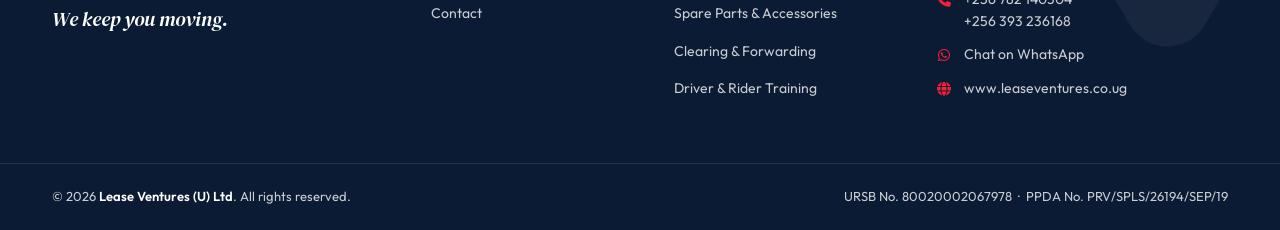
<file: services.html>
<!DOCTYPE html>
<html lang="en" data-theme="light">

<head>
    <meta charset="UTF-8" />
    <meta name="viewport" content="width=device-width, initial-scale=1.0" />
    <title>Our Services | Lease Ventures (U) Ltd</title>
    <meta name="description" content="Motor vehicle and motorcycle sales & leasing, garage services, spare parts, accessories, clearing & forwarding and driver training in Kampala." />
    <meta name="theme-color" content="#F0203A" />
    <meta property="og:title" content="Our Services | Lease Ventures (U) Ltd" />
    <meta property="og:description" content="Motor vehicle and motorcycle sales & leasing, garage services, spare parts, accessories, clearing & forwarding and driver training in Kampala." />
    <meta property="og:image" content="images/hero.jpg" />
    <link rel="icon" type="image/png" href="images/favicon.png" />
    <link rel="preconnect" href="https://fonts.googleapis.com" />
    <link rel="preconnect" href="https://fonts.gstatic.com" crossorigin />
    <link href="https://fonts.googleapis.com/css2?family=Bebas+Neue&family=DM+Serif+Display:ital@0;1&family=Outfit:wght@300;400;500;600;700&display=swap" rel="stylesheet" />
    <link rel="stylesheet" href="https://cdnjs.cloudflare.com/ajax/libs/font-awesome/6.5.1/css/all.min.css" />
    <script src="js/theme.js?v=2"></script>
    <link rel="stylesheet" href="css/style.css?v=2" />
</head>

<body>

    <header class="nav" id="nav">
        <div class="nav-inner">
            <a href="index.html" class="brand" aria-label="Lease Ventures – Home">
                <img src="images/logo.png" alt="Lease Ventures logo" width="52" height="48" />
                <span>Lease Ventures</span>
            </a>
            <ul class="menu">
                <li><a href="index.html">Home</a></li>
                <li><a href="about.html">About</a></li>
                <li class="has-sub"><button type="button" aria-haspopup="true">Vehicles <i class="fa-solid fa-chevron-down"></i></button>
                    <div class="sub"><a href="vehicles.html"><i class="fa-solid fa-car-side"></i>Motor Vehicles</a><a href="motorcycles.html"><i class="fa-solid fa-motorcycle"></i>Motorcycles</a></div>
                </li>
                <li class="has-sub active"><button type="button" aria-haspopup="true">Services <i class="fa-solid fa-chevron-down"></i></button>
                    <div class="sub"><a href="garage.html"><i class="fa-solid fa-screwdriver-wrench"></i>Garage Services</a><a href="spare-parts.html"><i class="fa-solid fa-gears"></i>Spare Parts & Accessories</a><a href="clearing-forwarding.html"><i class="fa-solid fa-ship"></i>Clearing & Forwarding</a>
                        <a
                            href="driver-training.html"><i class="fa-solid fa-graduation-cap"></i>Driver & Rider Training</a><a href="services.html" class="current"><i class="fa-solid fa-grip"></i>All Services</a></div>
                </li>
                <li><a href="contact.html">Contact</a></li>
            </ul>
            <div class="nav-actions">
                <button class="theme-toggle" id="themeToggle" type="button" aria-label="Switch to dark mode" title="Switch to dark mode">
          <span class="knob">
            <svg class="ico-sun" viewBox="0 0 24 24" fill="none" stroke="currentColor" stroke-width="2.4" stroke-linecap="round"><circle cx="12" cy="12" r="4"/><path d="M12 2v2M12 20v2M4.9 4.9l1.4 1.4M17.7 17.7l1.4 1.4M2 12h2M20 12h2M4.9 19.1l1.4-1.4M17.7 6.3l1.4-1.4"/></svg>
            <svg class="ico-moon" viewBox="0 0 24 24" fill="currentColor"><path d="M21 12.8A9 9 0 1 1 11.2 3a7 7 0 0 0 9.8 9.8z"/></svg>
          </span>
        </button>
                <a href="tel:+256782140304" class="btn btn-outline btn-sm btn-call"><i class="fa-solid fa-phone"></i> Call Us</a>
                <a href="contact.html#quote" class="btn btn-primary btn-sm">Get a Quote</a>
                <button class="hamburger" id="hamburger" type="button" aria-label="Open menu" aria-expanded="false"><span></span><span></span><span></span></button>
            </div>
        </div>
    </header>
    <nav class="mobile" id="mobileMenu" aria-label="Mobile menu">
        <a href="index.html">Home</a><a href="about.html">About</a>
        <div class="m-group"><button type="button" class="m-toggle">Vehicles <i class="fa-solid fa-chevron-down"></i></button>
            <div class="m-sub"><a href="vehicles.html"><i class="fa-solid fa-car-side"></i>Motor Vehicles</a><a href="motorcycles.html"><i class="fa-solid fa-motorcycle"></i>Motorcycles</a></div>
        </div>
        <div class="m-group open"><button type="button" class="m-toggle">Services <i class="fa-solid fa-chevron-down"></i></button>
            <div class="m-sub"><a href="garage.html"><i class="fa-solid fa-screwdriver-wrench"></i>Garage Services</a><a href="spare-parts.html"><i class="fa-solid fa-gears"></i>Spare Parts & Accessories</a><a href="clearing-forwarding.html"><i class="fa-solid fa-ship"></i>Clearing & Forwarding</a>
                <a
                    href="driver-training.html"><i class="fa-solid fa-graduation-cap"></i>Driver & Rider Training</a><a href="services.html"><i class="fa-solid fa-grip"></i>All Services</a></div>
        </div><a href="contact.html">Contact</a>
        <a href="contact.html#quote" class="btn btn-primary">Get a Quote</a>
        <a href="tel:+256782140304" class="btn btn-outline"><i class="fa-solid fa-phone"></i> Call +256 782 140304</a>
    </nav>

    <main>

        <section class="page-hero">
            <div class="hero-grid"></div>
            <div class="container ph-inner">
                <div>
                    <nav class="breadcrumb" aria-label="Breadcrumb"><a href="index.html">Home</a><i class="fa-solid fa-chevron-right"></i><span>Services</span></nav>
                    <h1>OUR <span>SERVICES</span></h1>
                    <p class="lead">Seven integrated offerings covering every part of owning, running and moving a vehicle or motorcycle in Uganda.</p>
                    <div class="ph-actions"><a href="contact.html#quote" class="btn btn-primary">Request a Quote</a><a href="https://wa.me/256782140304?text=Hello%20Lease%20Ventures%2C%20I%20would%20like%20to%20know%20more%20about%20your%20services." class="btn btn-outline"
                            target="_blank" rel="noopener"><i class="fa-brands fa-whatsapp"></i> WhatsApp</a></div>
                </div>
                <div class="ph-media"><img src="images/carrier.jpg" alt="A Lease Ventures car carrier delivering vehicles" />
                    <div class="ph-badge"><small>7 core</small>Offerings</div>
                </div>
            </div>
        </section>

        <section class="section">
            <div class="container">
                <div class="section-head center reveal">
                    <span class="eyebrow">Core Offerings</span>
                    <h2 class="title">EVERYTHING YOU NEED, <span>UNDER ONE ROOF</span></h2>
                    <p class="lead">Choose a service to see what&rsquo;s included and how to get started.</p>
                </div>
                <div class="offers">
                    <article class="offer reveal d1">
                        <div class="offer-img"><img src="images/prado-new.jpg" alt="Motor Vehicle Sales & Leasing" loading="lazy" /><span class="num">01</span></div>
                        <div class="offer-body">
                            <div class="icon-box"><i class="fa-solid fa-car-side"></i></div>
                            <h3>Motor Vehicle Sales & Leasing</h3>
                            <p>Toyota Prado, Hilux and Fortuner station wagons and pick-ups, built for our roads and driver comfort.</p>
                            <a href="vehicles.html" class="link-arrow">Learn more <i class="fa-solid fa-arrow-right"></i></a>
                        </div>
                    </article>
                    <article class="offer reveal d2">
                        <div class="offer-img"><img src="images/bikes-warehouse.jpg" alt="Motorcycle Sales & Leasing" loading="lazy" /><span class="num">02</span></div>
                        <div class="offer-body">
                            <div class="icon-box"><i class="fa-solid fa-motorcycle"></i></div>
                            <h3>Motorcycle Sales & Leasing</h3>
                            <p>Durable, fuel-efficient Honda, Yamaha and Lifan motorcycles that pair durability with performance.</p>
                            <a href="motorcycles.html" class="link-arrow">Learn more <i class="fa-solid fa-arrow-right"></i></a>
                        </div>
                    </article>
                    <article class="offer reveal d3">
                        <div class="offer-img"><img src="images/mechanic.jpg" alt="Premium Garage Services" loading="lazy" /><span class="num">03</span></div>
                        <div class="offer-body">
                            <div class="icon-box"><i class="fa-solid fa-screwdriver-wrench"></i></div>
                            <h3>Premium Garage Services</h3>
                            <p>Experienced technicians and modern diagnostic equipment for reliable maintenance and repair.</p>
                            <a href="garage.html" class="link-arrow">Learn more <i class="fa-solid fa-arrow-right"></i></a>
                        </div>
                    </article>
                    <article class="offer reveal d1">
                        <div class="offer-img"><img src="images/shop-parts.jpg" alt="Genuine Spare Parts" loading="lazy" /><span class="num">04</span></div>
                        <div class="offer-body">
                            <div class="icon-box"><i class="fa-solid fa-gears"></i></div>
                            <h3>Genuine Spare Parts</h3>
                            <p>Genuine parts for Toyota vehicles and Honda, Yamaha and Lifan motorcycles, professionally fitted.</p>
                            <a href="spare-parts.html" class="link-arrow">Learn more <i class="fa-solid fa-arrow-right"></i></a>
                        </div>
                    </article>
                    <article class="offer reveal d2">
                        <div class="offer-img"><img src="images/accessories.jpg" alt="Automotive Accessories" loading="lazy" /><span class="num">05</span></div>
                        <div class="offer-body">
                            <div class="icon-box"><i class="fa-solid fa-helmet-safety"></i></div>
                            <h3>Automotive Accessories</h3>
                            <p>Protective gear, tracking devices, security systems, utility add-ons and comfort enhancements.</p>
                            <a href="spare-parts.html#accessories" class="link-arrow">Learn more <i class="fa-solid fa-arrow-right"></i></a>
                        </div>
                    </article>
                    <article class="offer reveal d3">
                        <div class="offer-img"><img src="images/driving-lesson.jpg" alt="Defensive & Safe Driver Training" loading="lazy" /><span class="num">06</span></div>
                        <div class="offer-body">
                            <div class="icon-box"><i class="fa-solid fa-graduation-cap"></i></div>
                            <h3>Defensive & Safe Driver Training</h3>
                            <p>Driver and rider training that builds safer, more confident people behind the wheel and handlebars.</p>
                            <a href="driver-training.html" class="link-arrow">Learn more <i class="fa-solid fa-arrow-right"></i></a>
                        </div>
                    </article>
                    <article class="offer reveal d1">
                        <div class="offer-img"><img src="images/carrier.jpg" alt="Clearing & Forwarding" loading="lazy" /><span class="num">07</span></div>
                        <div class="offer-body">
                            <div class="icon-box"><i class="fa-solid fa-ship"></i></div>
                            <h3>Clearing & Forwarding</h3>
                            <p>Customs clearing, registration, transfers and number plates — your assets moved seamlessly.</p>
                            <a href="clearing-forwarding.html" class="link-arrow">Learn more <i class="fa-solid fa-arrow-right"></i></a>
                        </div>
                    </article>
                </div>
            </div>
        </section>

        <section class="section section-alt">
            <div class="container">
                <div class="section-head center reveal">
                    <span class="eyebrow">How It Works</span>
                    <h2 class="title">OUR <span>PROCESS</span></h2>
                    <p class="lead">A clear, simple path from booking to follow-up — so you always know what happens next.</p>
                </div>
                <div class="steps">
                    <div class="step reveal d1">
                        <div class="step-icon"><i class="fa-solid fa-calendar-check"></i><sup>1</sup></div>
                        <h4>Book Service Appointment</h4>
                    </div>
                    <div class="step reveal d2">
                        <div class="step-icon"><i class="fa-solid fa-clipboard-list"></i><sup>2</sup></div>
                        <h4>Diagnosis Report & Quote</h4>
                    </div>
                    <div class="step reveal d3">
                        <div class="step-icon"><i class="fa-solid fa-users-gear"></i><sup>3</sup></div>
                        <h4>Job Allocation</h4>
                    </div>
                    <div class="step reveal d1">
                        <div class="step-icon"><i class="fa-solid fa-screwdriver-wrench"></i><sup>4</sup></div>
                        <h4>Repair Process</h4>
                    </div>
                    <div class="step reveal d2">
                        <div class="step-icon"><i class="fa-solid fa-award"></i><sup>5</sup></div>
                        <h4>Quality Check</h4>
                    </div>
                    <div class="step reveal d3">
                        <div class="step-icon"><i class="fa-solid fa-truck-fast"></i><sup>6</sup></div>
                        <h4>Delivery</h4>
                    </div>
                    <div class="step reveal d1">
                        <div class="step-icon"><i class="fa-solid fa-phone-volume"></i><sup>7</sup></div>
                        <h4>Follow up</h4>
                    </div>
                </div>
                <div class="center reveal" style="margin-top:48px"><a href="https://wa.me/256782140304?text=Hello%20Lease%20Ventures%2C%20I%20would%20like%20to%20book%20a%20garage%20service%20appointment." class="btn btn-primary" target="_blank" rel="noopener"><i class="fa-solid fa-calendar-check"></i> Book a Service</a></div>
            </div>
        </section>

        <section class="cta">
            <div class="container cta-inner">
                <div class="reveal">
                    <h2>READY TO <span style="color:#fff;text-shadow:0 0 0 #fff">MOVE</span> WITH US?</h2>
                    <p>Talk to our team about vehicles, motorcycles, garage services, spare parts and more.</p>
                </div>
                <div class="cta-actions reveal d1">
                    <a href="https://wa.me/256782140304?text=Hello%20Lease%20Ventures%2C%20I%20would%20like%20to%20make%20an%20enquiry." class="btn btn-white" target="_blank" rel="noopener"><i class="fa-brands fa-whatsapp"></i> WhatsApp Us</a>
                    <a href="tel:+256782140304" class="btn btn-ghost"><i class="fa-solid fa-phone"></i> +256 782 140304</a>
                </div>
            </div>
        </section>
    </main>

    <footer class="footer">
        <div class="footer-main">
            <div class="container footer-grid">
                <div>
                    <div class="footer-brand"><img src="images/logo.png" alt="Lease Ventures logo" /><b>LEASE VENTURES<br>(U) LTD</b></div>
                    <p class="footer-desc">A Ugandan-owned automotive company delivering quality automotive solutions to the utmost satisfaction of our customers.</p>
                    <p class="footer-tag">We keep you moving.</p>
                </div>
                <div>
                    <h5>Company</h5>
                    <ul>
                        <li><a href="index.html">Home</a></li>
                        <li><a href="about.html">About Us</a></li>
                        <li><a href="services.html">All Services</a></li>
                        <li><a href="contact.html">Contact</a></li>
                    </ul>
                </div>
                <div>
                    <h5>What We Do</h5>
                    <ul>
                        <li><a href="vehicles.html">Motor Vehicles</a></li>
                        <li><a href="motorcycles.html">Motorcycles</a></li>
                        <li><a href="garage.html">Garage Services</a></li>
                        <li><a href="spare-parts.html">Spare Parts &amp; Accessories</a></li>
                        <li><a href="clearing-forwarding.html">Clearing &amp; Forwarding</a></li>
                        <li><a href="driver-training.html">Driver &amp; Rider Training</a></li>
                    </ul>
                </div>
                <div>
                    <h5>Get in Touch</h5>
                    <ul class="footer-contact">
                        <li><i class="fa-solid fa-location-dot"></i><span>Plot 4A-6A Naguru Road (Off Lugogo By-pass) | Plot 932, Bukoto Ntinda Road (Near Kenjoy Supermarket)<br>P. O. Box 134904, Kampala</span></li>
                        <li><i class="fa-solid fa-phone"></i><span><a href="tel:+256782140304">+256 782 140304</a><br><a href="tel:+256393236168">+256 393 236168</a></span></li>
                        <li><i class="fa-brands fa-whatsapp"></i><a href="https://wa.me/256782140304?text=Hello%20Lease%20Ventures%2C%20I%20would%20like%20to%20make%20an%20enquiry." target="_blank" rel="noopener">Chat on WhatsApp</a></li>
                        <li><i class="fa-solid fa-globe"></i><span>www.leaseventures.co.ug</span></li>
                    </ul>
                </div>
            </div>
        </div>
        <div class="footer-bottom">
            <div class="container">
                <p>&copy; 2026 <span>Lease Ventures (U) Ltd</span>. All rights reserved.</p>
                <p>URSB No. 80020002067978 &nbsp;·&nbsp; PPDA No. PRV/SPLS/26194/SEP/19</p>
            </div>
        </div>
    </footer>
    <a href="https://wa.me/256782140304?text=Hello%20Lease%20Ventures%2C%20I%20would%20like%20to%20make%20an%20enquiry." class="wa-float" target="_blank" rel="noopener" aria-label="Chat with us on WhatsApp"><i class="fa-brands fa-whatsapp"></i></a>
    <button class="to-top" type="button" aria-label="Back to top"><i class="fa-solid fa-arrow-up"></i></button>

    <script src="js/main.js?v=2"></script>
</body>

</html>
</file>
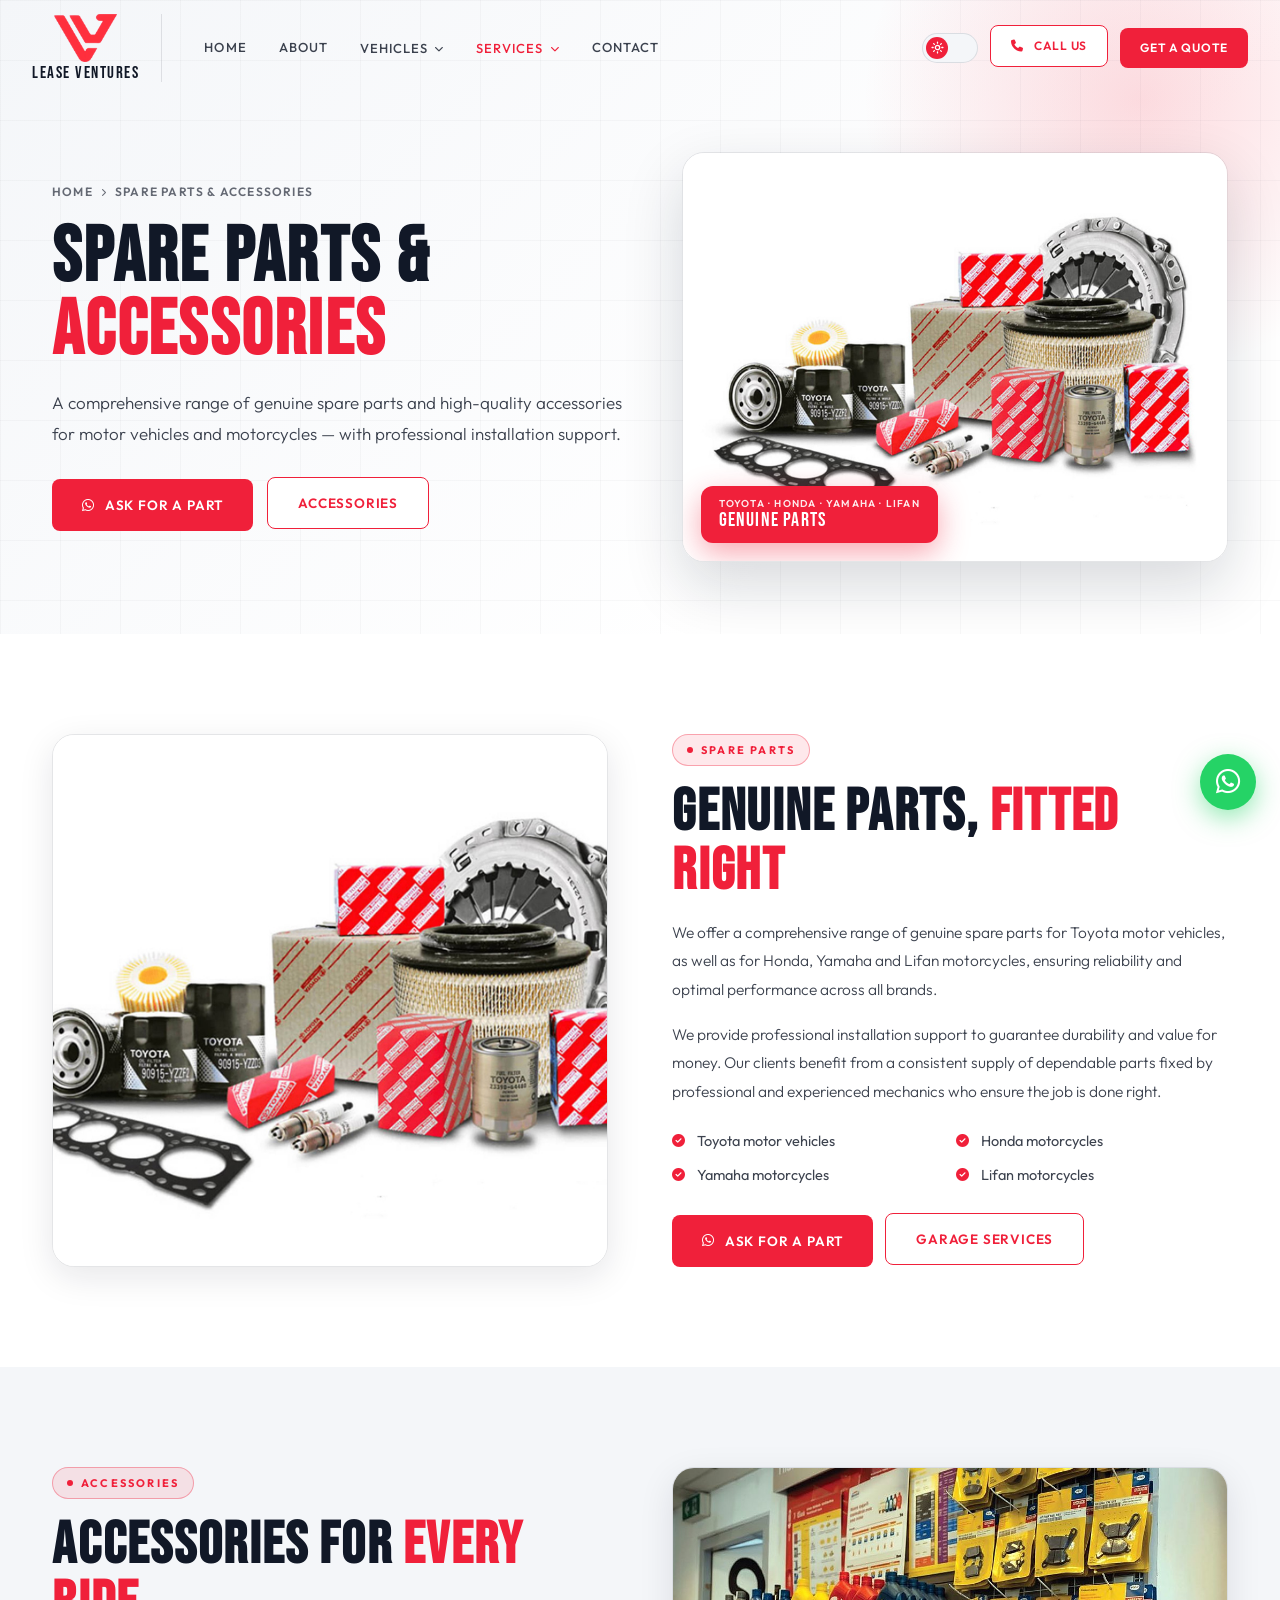
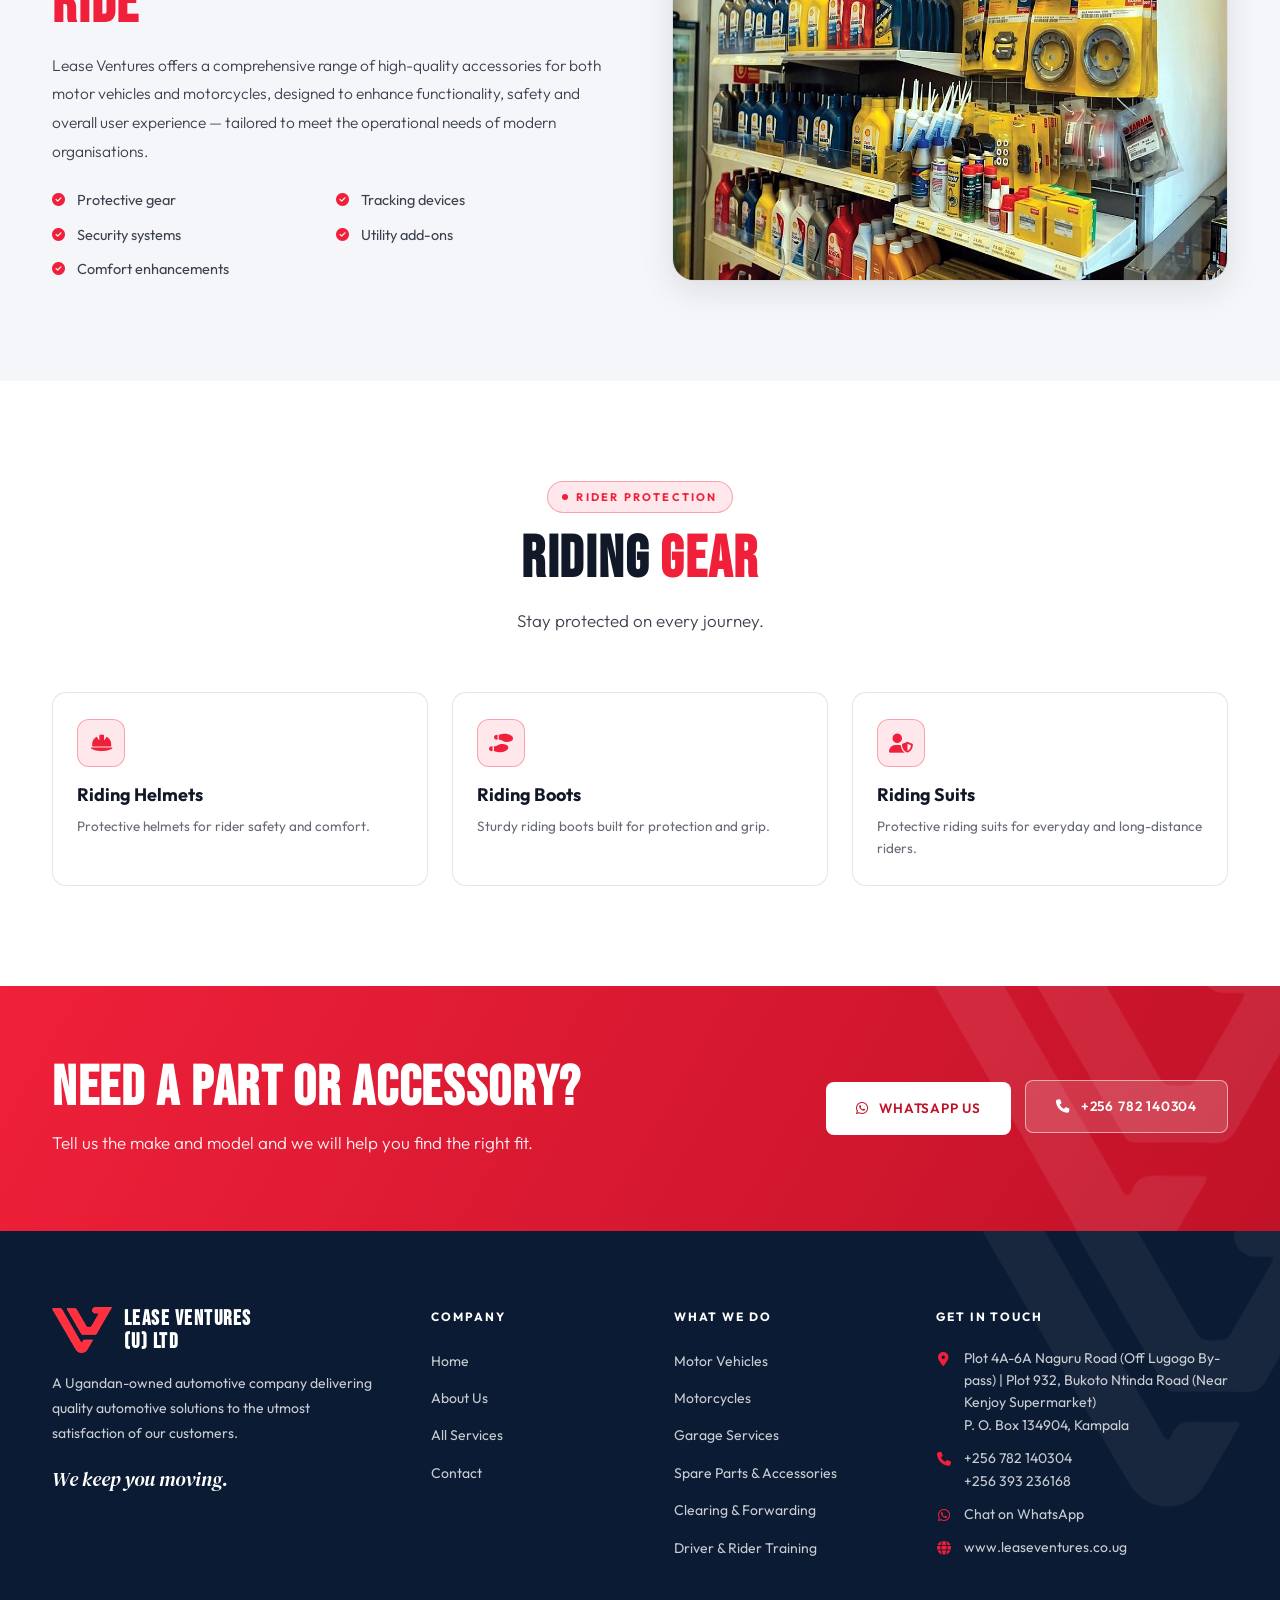
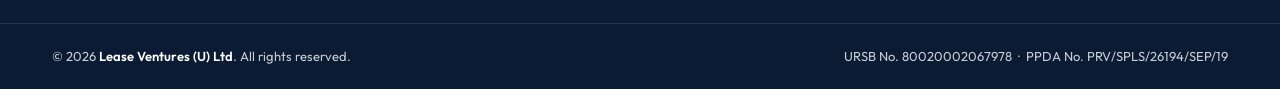
<file: spare-parts.html>
<!DOCTYPE html>
<html lang="en" data-theme="light">

<head>
    <meta charset="UTF-8" />
    <meta name="viewport" content="width=device-width, initial-scale=1.0" />
    <title>Spare Parts & Accessories | Lease Ventures (U) Ltd</title>
    <meta name="description" content="Genuine spare parts for Toyota vehicles and Honda, Yamaha and Lifan motorcycles, plus protective gear, tracking devices and security accessories in Kampala." />
    <meta name="theme-color" content="#F0203A" />
    <meta property="og:title" content="Spare Parts & Accessories | Lease Ventures (U) Ltd" />
    <meta property="og:description" content="Genuine spare parts for Toyota vehicles and Honda, Yamaha and Lifan motorcycles, plus protective gear, tracking devices and security accessories in Kampala." />
    <meta property="og:image" content="images/hero.jpg" />
    <link rel="icon" type="image/png" href="images/favicon.png" />
    <link rel="preconnect" href="https://fonts.googleapis.com" />
    <link rel="preconnect" href="https://fonts.gstatic.com" crossorigin />
    <link href="https://fonts.googleapis.com/css2?family=Bebas+Neue&family=DM+Serif+Display:ital@0;1&family=Outfit:wght@300;400;500;600;700&display=swap" rel="stylesheet" />
    <link rel="stylesheet" href="https://cdnjs.cloudflare.com/ajax/libs/font-awesome/6.5.1/css/all.min.css" />
    <script src="js/theme.js?v=2"></script>
    <link rel="stylesheet" href="css/style.css?v=2" />
</head>

<body>

    <header class="nav" id="nav">
        <div class="nav-inner">
            <a href="index.html" class="brand" aria-label="Lease Ventures – Home">
                <img src="images/logo.png" alt="Lease Ventures logo" width="52" height="48" />
                <span>Lease Ventures</span>
            </a>
            <ul class="menu">
                <li><a href="index.html">Home</a></li>
                <li><a href="about.html">About</a></li>
                <li class="has-sub"><button type="button" aria-haspopup="true">Vehicles <i class="fa-solid fa-chevron-down"></i></button>
                    <div class="sub"><a href="vehicles.html"><i class="fa-solid fa-car-side"></i>Motor Vehicles</a><a href="motorcycles.html"><i class="fa-solid fa-motorcycle"></i>Motorcycles</a></div>
                </li>
                <li class="has-sub active"><button type="button" aria-haspopup="true">Services <i class="fa-solid fa-chevron-down"></i></button>
                    <div class="sub"><a href="garage.html"><i class="fa-solid fa-screwdriver-wrench"></i>Garage Services</a><a href="spare-parts.html" class="current"><i class="fa-solid fa-gears"></i>Spare Parts & Accessories</a><a href="clearing-forwarding.html"><i class="fa-solid fa-ship"></i>Clearing & Forwarding</a>
                        <a
                            href="driver-training.html"><i class="fa-solid fa-graduation-cap"></i>Driver & Rider Training</a><a href="services.html"><i class="fa-solid fa-grip"></i>All Services</a></div>
                </li>
                <li><a href="contact.html">Contact</a></li>
            </ul>
            <div class="nav-actions">
                <button class="theme-toggle" id="themeToggle" type="button" aria-label="Switch to dark mode" title="Switch to dark mode">
          <span class="knob">
            <svg class="ico-sun" viewBox="0 0 24 24" fill="none" stroke="currentColor" stroke-width="2.4" stroke-linecap="round"><circle cx="12" cy="12" r="4"/><path d="M12 2v2M12 20v2M4.9 4.9l1.4 1.4M17.7 17.7l1.4 1.4M2 12h2M20 12h2M4.9 19.1l1.4-1.4M17.7 6.3l1.4-1.4"/></svg>
            <svg class="ico-moon" viewBox="0 0 24 24" fill="currentColor"><path d="M21 12.8A9 9 0 1 1 11.2 3a7 7 0 0 0 9.8 9.8z"/></svg>
          </span>
        </button>
                <a href="tel:+256782140304" class="btn btn-outline btn-sm btn-call"><i class="fa-solid fa-phone"></i> Call Us</a>
                <a href="contact.html#quote" class="btn btn-primary btn-sm">Get a Quote</a>
                <button class="hamburger" id="hamburger" type="button" aria-label="Open menu" aria-expanded="false"><span></span><span></span><span></span></button>
            </div>
        </div>
    </header>
    <nav class="mobile" id="mobileMenu" aria-label="Mobile menu">
        <a href="index.html">Home</a><a href="about.html">About</a>
        <div class="m-group"><button type="button" class="m-toggle">Vehicles <i class="fa-solid fa-chevron-down"></i></button>
            <div class="m-sub"><a href="vehicles.html"><i class="fa-solid fa-car-side"></i>Motor Vehicles</a><a href="motorcycles.html"><i class="fa-solid fa-motorcycle"></i>Motorcycles</a></div>
        </div>
        <div class="m-group open"><button type="button" class="m-toggle">Services <i class="fa-solid fa-chevron-down"></i></button>
            <div class="m-sub"><a href="garage.html"><i class="fa-solid fa-screwdriver-wrench"></i>Garage Services</a><a href="spare-parts.html"><i class="fa-solid fa-gears"></i>Spare Parts & Accessories</a><a href="clearing-forwarding.html"><i class="fa-solid fa-ship"></i>Clearing & Forwarding</a>
                <a
                    href="driver-training.html"><i class="fa-solid fa-graduation-cap"></i>Driver & Rider Training</a><a href="services.html"><i class="fa-solid fa-grip"></i>All Services</a></div>
        </div><a href="contact.html">Contact</a>
        <a href="contact.html#quote" class="btn btn-primary">Get a Quote</a>
        <a href="tel:+256782140304" class="btn btn-outline"><i class="fa-solid fa-phone"></i> Call +256 782 140304</a>
    </nav>

    <main>

        <section class="page-hero">
            <div class="hero-grid"></div>
            <div class="container ph-inner">
                <div>
                    <nav class="breadcrumb" aria-label="Breadcrumb"><a href="index.html">Home</a><i class="fa-solid fa-chevron-right"></i><span>Spare Parts & Accessories</span></nav>
                    <h1>SPARE PARTS &amp; <span>ACCESSORIES</span></h1>
                    <p class="lead">A comprehensive range of genuine spare parts and high-quality accessories for motor vehicles and motorcycles &mdash; with professional installation support.</p>
                    <div class="ph-actions"><a href="https://wa.me/256782140304?text=Hello%20Lease%20Ventures%2C%20I%20am%20looking%20for%20a%20spare%20part." class="btn btn-primary" target="_blank" rel="noopener"><i class="fa-brands fa-whatsapp"></i> Ask for a Part</a><a href="#accessories"
                            class="btn btn-outline">Accessories</a></div>
                </div>
                <div class="ph-media"><img src="images/shop-parts.jpg" alt="Shelves of spare parts and wheels" />
                    <div class="ph-badge"><small>Toyota · Honda · Yamaha · Lifan</small>Genuine parts</div>
                </div>
            </div>
        </section>

        <section class="section" id="spare-parts">
            <div class="container">
                <div class="split">
                    <div class="split-media reveal"><img src="images/shop-parts.jpg" alt="Genuine spare parts and wheels on shelves" loading="lazy" /></div>
                    <div class="split-body reveal d1">
                        <span class="eyebrow">Spare Parts</span>
                        <h2 class="title">GENUINE PARTS, <span>FITTED RIGHT</span></h2>
                        <div class="prose">
                            <p>We offer a comprehensive range of genuine spare parts for Toyota motor vehicles, as well as for Honda, Yamaha and Lifan motorcycles, ensuring reliability and optimal performance across all brands.</p>
                            <p>We provide professional installation support to guarantee durability and value for money. Our clients benefit from a consistent supply of dependable parts fixed by professional and experienced mechanics who ensure the job is
                                done right.</p>
                        </div>
                        <ul class="check-list two">
                            <li><i class="fa-solid fa-circle-check"></i>Toyota motor vehicles</li>
                            <li><i class="fa-solid fa-circle-check"></i>Honda motorcycles</li>
                            <li><i class="fa-solid fa-circle-check"></i>Yamaha motorcycles</li>
                            <li><i class="fa-solid fa-circle-check"></i>Lifan motorcycles</li>
                        </ul>
                        <div class="btn-row"><a href="https://wa.me/256782140304?text=Hello%20Lease%20Ventures%2C%20I%20am%20looking%20for%20a%20spare%20part." class="btn btn-primary" target="_blank" rel="noopener"><i class="fa-brands fa-whatsapp"></i> Ask for a Part</a>
                            <a
                                href="garage.html" class="btn btn-outline">Garage Services</a>
                        </div>
                    </div>
                </div>
            </div>
        </section>

        <section class="section section-alt" id="accessories">
            <div class="container">
                <div class="split reverse">
                    <div class="split-media reveal"><img src="images/accessories.jpg" alt="Accessories, oils and brake pads on display" loading="lazy" /></div>
                    <div class="split-body reveal d1">
                        <span class="eyebrow">Accessories</span>
                        <h2 class="title">ACCESSORIES FOR <span>EVERY RIDE</span></h2>
                        <div class="prose">
                            <p>Lease Ventures offers a comprehensive range of high-quality accessories for both motor vehicles and motorcycles, designed to enhance functionality, safety and overall user experience &mdash; tailored to meet the operational
                                needs of modern organisations.</p>
                        </div>
                        <ul class="check-list two">
                            <li><i class="fa-solid fa-circle-check"></i>Protective gear</li>
                            <li><i class="fa-solid fa-circle-check"></i>Tracking devices</li>
                            <li><i class="fa-solid fa-circle-check"></i>Security systems</li>
                            <li><i class="fa-solid fa-circle-check"></i>Utility add-ons</li>
                            <li><i class="fa-solid fa-circle-check"></i>Comfort enhancements</li>
                        </ul>
                    </div>
                </div>
            </div>
        </section>

        <section class="section">
            <div class="container">
                <div class="section-head center reveal">
                    <span class="eyebrow">Rider Protection</span>
                    <h2 class="title">RIDING <span>GEAR</span></h2>
                    <p class="lead">Stay protected on every journey.</p>
                </div>
                <div class="grid g3">
                    <div class="plain reveal d1">
                        <div class="icon-box"><i class="fa-solid fa-helmet-safety"></i></div>
                        <h3 class="card-title">Riding Helmets</h3>
                        <p>Protective helmets for rider safety and comfort.</p>
                    </div>
                    <div class="plain reveal d2">
                        <div class="icon-box"><i class="fa-solid fa-shoe-prints"></i></div>
                        <h3 class="card-title">Riding Boots</h3>
                        <p>Sturdy riding boots built for protection and grip.</p>
                    </div>
                    <div class="plain reveal d3">
                        <div class="icon-box"><i class="fa-solid fa-user-shield"></i></div>
                        <h3 class="card-title">Riding Suits</h3>
                        <p>Protective riding suits for everyday and long-distance riders.</p>
                    </div>
                </div>
            </div>
        </section>

        <section class="cta">
            <div class="container cta-inner">
                <div class="reveal">
                    <h2>NEED A <span style="color:#fff">PART</span> OR ACCESSORY?</h2>
                    <p>Tell us the make and model and we will help you find the right fit.</p>
                </div>
                <div class="cta-actions reveal d1">
                    <a href="https://wa.me/256782140304?text=Hello%20Lease%20Ventures%2C%20I%20am%20looking%20for%20a%20spare%20part%20or%20accessory." class="btn btn-white" target="_blank" rel="noopener"><i class="fa-brands fa-whatsapp"></i> WhatsApp Us</a>
                    <a href="tel:+256782140304" class="btn btn-ghost"><i class="fa-solid fa-phone"></i> +256 782 140304</a>
                </div>
            </div>
        </section>
    </main>

    <footer class="footer">
        <div class="footer-main">
            <div class="container footer-grid">
                <div>
                    <div class="footer-brand"><img src="images/logo.png" alt="Lease Ventures logo" /><b>LEASE VENTURES<br>(U) LTD</b></div>
                    <p class="footer-desc">A Ugandan-owned automotive company delivering quality automotive solutions to the utmost satisfaction of our customers.</p>
                    <p class="footer-tag">We keep you moving.</p>
                </div>
                <div>
                    <h5>Company</h5>
                    <ul>
                        <li><a href="index.html">Home</a></li>
                        <li><a href="about.html">About Us</a></li>
                        <li><a href="services.html">All Services</a></li>
                        <li><a href="contact.html">Contact</a></li>
                    </ul>
                </div>
                <div>
                    <h5>What We Do</h5>
                    <ul>
                        <li><a href="vehicles.html">Motor Vehicles</a></li>
                        <li><a href="motorcycles.html">Motorcycles</a></li>
                        <li><a href="garage.html">Garage Services</a></li>
                        <li><a href="spare-parts.html">Spare Parts &amp; Accessories</a></li>
                        <li><a href="clearing-forwarding.html">Clearing &amp; Forwarding</a></li>
                        <li><a href="driver-training.html">Driver &amp; Rider Training</a></li>
                    </ul>
                </div>
                <div>
                    <h5>Get in Touch</h5>
                    <ul class="footer-contact">
                        <li><i class="fa-solid fa-location-dot"></i><span>Plot 4A-6A Naguru Road (Off Lugogo By-pass) | Plot 932, Bukoto Ntinda Road (Near Kenjoy Supermarket)<br>P. O. Box 134904, Kampala</span></li>
                        <li><i class="fa-solid fa-phone"></i><span><a href="tel:+256782140304">+256 782 140304</a><br><a href="tel:+256393236168">+256 393 236168</a></span></li>
                        <li><i class="fa-brands fa-whatsapp"></i><a href="https://wa.me/256782140304?text=Hello%20Lease%20Ventures%2C%20I%20would%20like%20to%20make%20an%20enquiry." target="_blank" rel="noopener">Chat on WhatsApp</a></li>
                        <li><i class="fa-solid fa-globe"></i><span>www.leaseventures.co.ug</span></li>
                    </ul>
                </div>
            </div>
        </div>
        <div class="footer-bottom">
            <div class="container">
                <p>&copy; 2026 <span>Lease Ventures (U) Ltd</span>. All rights reserved.</p>
                <p>URSB No. 80020002067978 &nbsp;·&nbsp; PPDA No. PRV/SPLS/26194/SEP/19</p>
            </div>
        </div>
    </footer>
    <a href="https://wa.me/256782140304?text=Hello%20Lease%20Ventures%2C%20I%20would%20like%20to%20make%20an%20enquiry." class="wa-float" target="_blank" rel="noopener" aria-label="Chat with us on WhatsApp"><i class="fa-brands fa-whatsapp"></i></a>
    <button class="to-top" type="button" aria-label="Back to top"><i class="fa-solid fa-arrow-up"></i></button>

    <script src="js/main.js?v=2"></script>
</body>

</html>
</file>
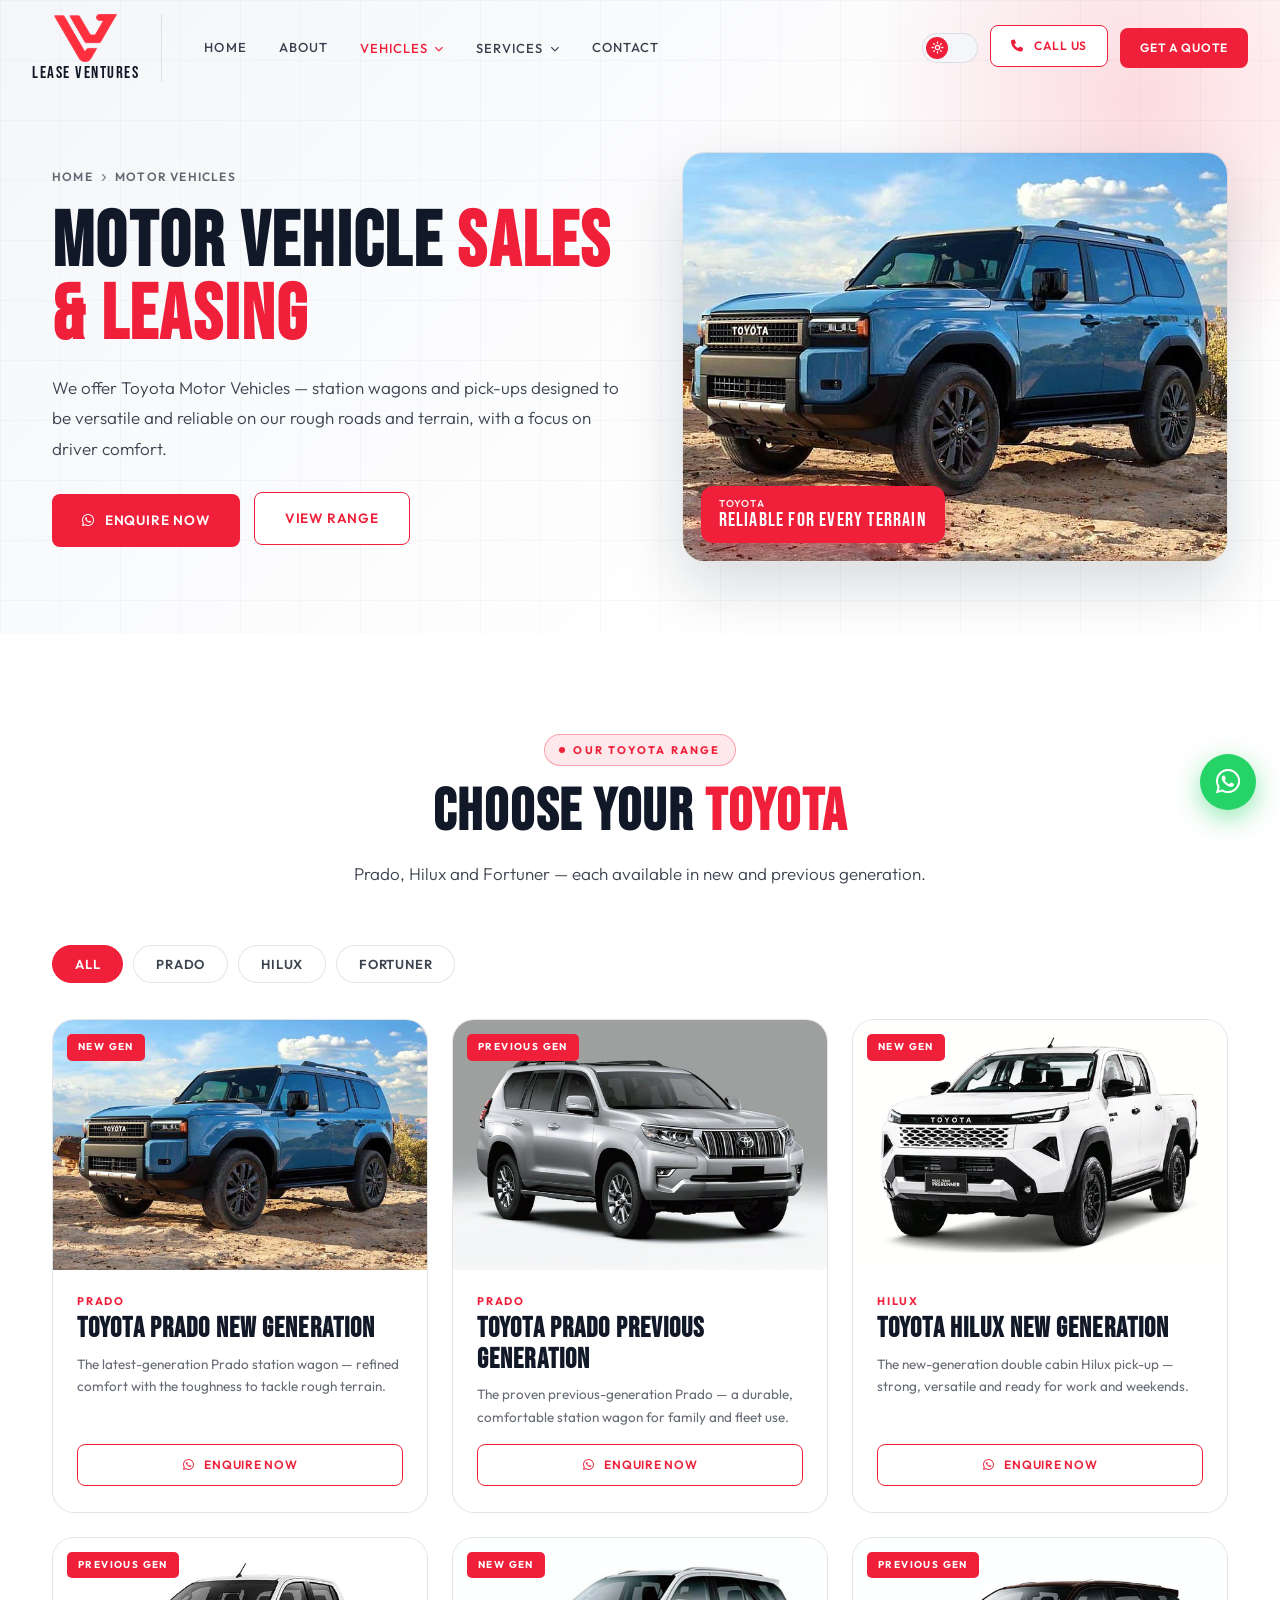
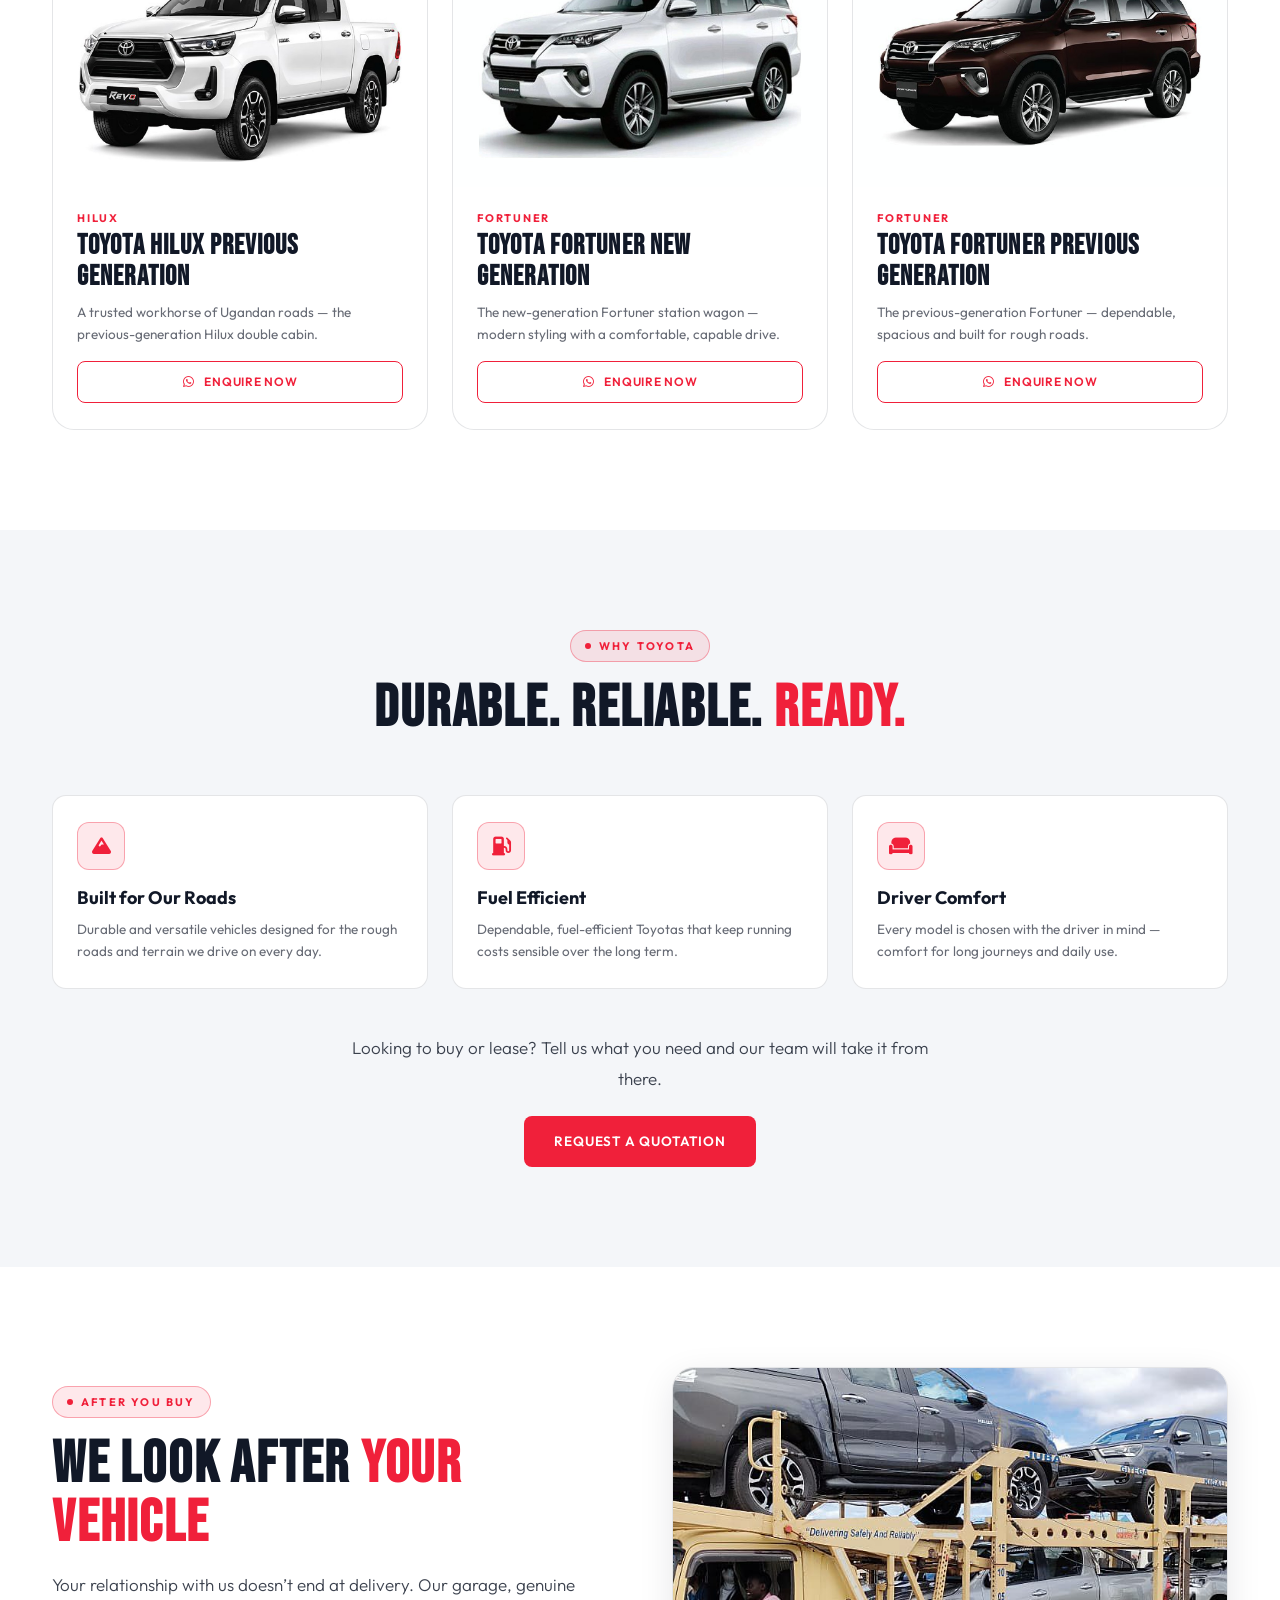
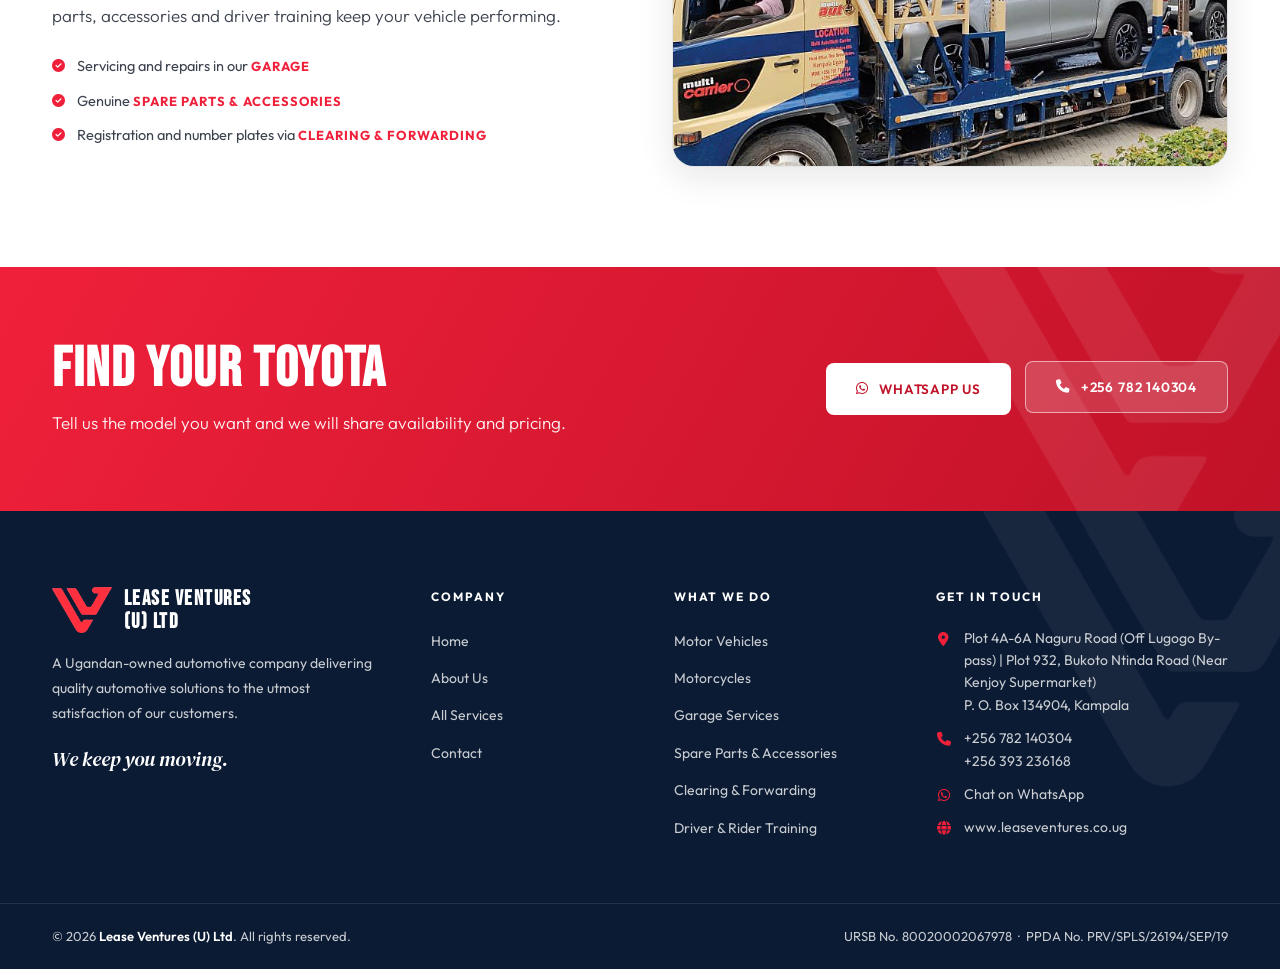
<file: vehicles.html>
<!DOCTYPE html>
<html lang="en" data-theme="light">

<head>
    <meta charset="UTF-8" />
    <meta name="viewport" content="width=device-width, initial-scale=1.0" />
    <title>Motor Vehicle Sales & Leasing | Toyota Prado, Hilux, Fortuner | Lease Ventures</title>
    <meta name="description" content="Toyota Prado, Hilux and Fortuner — new and previous generation — for sale and lease in Kampala, Uganda. Durable, reliable and fuel efficient." />
    <meta name="theme-color" content="#F0203A" />
    <meta property="og:title" content="Motor Vehicle Sales & Leasing | Toyota Prado, Hilux, Fortuner | Lease Ventures" />
    <meta property="og:description" content="Toyota Prado, Hilux and Fortuner — new and previous generation — for sale and lease in Kampala, Uganda. Durable, reliable and fuel efficient." />
    <meta property="og:image" content="images/hero.jpg" />
    <link rel="icon" type="image/png" href="images/favicon.png" />
    <link rel="preconnect" href="https://fonts.googleapis.com" />
    <link rel="preconnect" href="https://fonts.gstatic.com" crossorigin />
    <link href="https://fonts.googleapis.com/css2?family=Bebas+Neue&family=DM+Serif+Display:ital@0;1&family=Outfit:wght@300;400;500;600;700&display=swap" rel="stylesheet" />
    <link rel="stylesheet" href="https://cdnjs.cloudflare.com/ajax/libs/font-awesome/6.5.1/css/all.min.css" />
    <script src="js/theme.js?v=2"></script>
    <link rel="stylesheet" href="css/style.css?v=2" />
</head>

<body>

    <header class="nav" id="nav">
        <div class="nav-inner">
            <a href="index.html" class="brand" aria-label="Lease Ventures – Home">
                <img src="images/logo.png" alt="Lease Ventures logo" width="52" height="48" />
                <span>Lease Ventures</span>
            </a>
            <ul class="menu">
                <li><a href="index.html">Home</a></li>
                <li><a href="about.html">About</a></li>
                <li class="has-sub active"><button type="button" aria-haspopup="true">Vehicles <i class="fa-solid fa-chevron-down"></i></button>
                    <div class="sub"><a href="vehicles.html" class="current"><i class="fa-solid fa-car-side"></i>Motor Vehicles</a><a href="motorcycles.html"><i class="fa-solid fa-motorcycle"></i>Motorcycles</a></div>
                </li>
                <li class="has-sub"><button type="button" aria-haspopup="true">Services <i class="fa-solid fa-chevron-down"></i></button>
                    <div class="sub"><a href="garage.html"><i class="fa-solid fa-screwdriver-wrench"></i>Garage Services</a><a href="spare-parts.html"><i class="fa-solid fa-gears"></i>Spare Parts & Accessories</a><a href="clearing-forwarding.html"><i class="fa-solid fa-ship"></i>Clearing & Forwarding</a>
                        <a
                            href="driver-training.html"><i class="fa-solid fa-graduation-cap"></i>Driver & Rider Training</a><a href="services.html"><i class="fa-solid fa-grip"></i>All Services</a></div>
                </li>
                <li><a href="contact.html">Contact</a></li>
            </ul>
            <div class="nav-actions">
                <button class="theme-toggle" id="themeToggle" type="button" aria-label="Switch to dark mode" title="Switch to dark mode">
          <span class="knob">
            <svg class="ico-sun" viewBox="0 0 24 24" fill="none" stroke="currentColor" stroke-width="2.4" stroke-linecap="round"><circle cx="12" cy="12" r="4"/><path d="M12 2v2M12 20v2M4.9 4.9l1.4 1.4M17.7 17.7l1.4 1.4M2 12h2M20 12h2M4.9 19.1l1.4-1.4M17.7 6.3l1.4-1.4"/></svg>
            <svg class="ico-moon" viewBox="0 0 24 24" fill="currentColor"><path d="M21 12.8A9 9 0 1 1 11.2 3a7 7 0 0 0 9.8 9.8z"/></svg>
          </span>
        </button>
                <a href="tel:+256782140304" class="btn btn-outline btn-sm btn-call"><i class="fa-solid fa-phone"></i> Call Us</a>
                <a href="contact.html#quote" class="btn btn-primary btn-sm">Get a Quote</a>
                <button class="hamburger" id="hamburger" type="button" aria-label="Open menu" aria-expanded="false"><span></span><span></span><span></span></button>
            </div>
        </div>
    </header>
    <nav class="mobile" id="mobileMenu" aria-label="Mobile menu">
        <a href="index.html">Home</a><a href="about.html">About</a>
        <div class="m-group open"><button type="button" class="m-toggle">Vehicles <i class="fa-solid fa-chevron-down"></i></button>
            <div class="m-sub"><a href="vehicles.html"><i class="fa-solid fa-car-side"></i>Motor Vehicles</a><a href="motorcycles.html"><i class="fa-solid fa-motorcycle"></i>Motorcycles</a></div>
        </div>
        <div class="m-group"><button type="button" class="m-toggle">Services <i class="fa-solid fa-chevron-down"></i></button>
            <div class="m-sub"><a href="garage.html"><i class="fa-solid fa-screwdriver-wrench"></i>Garage Services</a><a href="spare-parts.html"><i class="fa-solid fa-gears"></i>Spare Parts & Accessories</a><a href="clearing-forwarding.html"><i class="fa-solid fa-ship"></i>Clearing & Forwarding</a>
                <a
                    href="driver-training.html"><i class="fa-solid fa-graduation-cap"></i>Driver & Rider Training</a><a href="services.html"><i class="fa-solid fa-grip"></i>All Services</a></div>
        </div><a href="contact.html">Contact</a>
        <a href="contact.html#quote" class="btn btn-primary">Get a Quote</a>
        <a href="tel:+256782140304" class="btn btn-outline"><i class="fa-solid fa-phone"></i> Call +256 782 140304</a>
    </nav>

    <main>

        <section class="page-hero">
            <div class="hero-grid"></div>
            <div class="container ph-inner">
                <div>
                    <nav class="breadcrumb" aria-label="Breadcrumb"><a href="index.html">Home</a><i class="fa-solid fa-chevron-right"></i><span>Motor Vehicles</span></nav>
                    <h1>MOTOR VEHICLE <span>SALES &amp; LEASING</span></h1>
                    <p class="lead">We offer Toyota Motor Vehicles &mdash; station wagons and pick-ups designed to be versatile and reliable on our rough roads and terrain, with a focus on driver comfort.</p>
                    <div class="ph-actions"><a href="https://wa.me/256782140304?text=Hello%20Lease%20Ventures%2C%20I%20am%20interested%20in%20your%20Toyota%20vehicles." class="btn btn-primary" target="_blank" rel="noopener"><i class="fa-brands fa-whatsapp"></i> Enquire Now</a>
                        <a
                            href="#range" class="btn btn-outline">View Range</a>
                    </div>
                </div>
                <div class="ph-media"><img src="images/prado-new.jpg" alt="Toyota Prado new generation" />
                    <div class="ph-badge"><small>Toyota</small>Reliable for every terrain</div>
                </div>
            </div>
        </section>

        <section class="section" id="range">
            <div class="container">
                <div class="section-head center reveal">
                    <span class="eyebrow">Our Toyota Range</span>
                    <h2 class="title">CHOOSE YOUR <span>TOYOTA</span></h2>
                    <p class="lead">Prado, Hilux and Fortuner &mdash; each available in new and previous generation.</p>
                </div>
                <div>
                    <div class="tabs" role="tablist">
                        <button class="tab active" data-filter="all" type="button">All</button>
                        <button class="tab" data-filter="prado" type="button">Prado</button>
                        <button class="tab" data-filter="hilux" type="button">Hilux</button>
                        <button class="tab" data-filter="fortuner" type="button">Fortuner</button>
                    </div>
                    <div class="grid g3">
                        <article class="product reveal" data-cat="prado">
                            <div class="product-media"><img src="images/prado-new.jpg" alt="Toyota Prado New Generation" loading="lazy" /><span class="product-tag">New Gen</span></div>
                            <div class="product-body">
                                <small>Prado</small>
                                <h3>Toyota Prado New Generation</h3>
                                <p>The latest-generation Prado station wagon &mdash; refined comfort with the toughness to tackle rough terrain.</p>
                                <a href="https://wa.me/256782140304?text=Hello%20Lease%20Ventures%2C%20I%20am%20interested%20in%20the%20Toyota%20Prado%20New%20Generation.%20Please%20share%20availability%20and%20pricing." class="btn btn-outline btn-sm" target="_blank" rel="noopener"><i class="fa-brands fa-whatsapp"></i> Enquire Now</a>
                            </div>
                        </article>
                        <article class="product reveal" data-cat="prado">
                            <div class="product-media"><img src="images/prado-prev.jpg" alt="Toyota Prado Previous Generation" loading="lazy" /><span class="product-tag">Previous Gen</span></div>
                            <div class="product-body">
                                <small>Prado</small>
                                <h3>Toyota Prado Previous Generation</h3>
                                <p>The proven previous-generation Prado &mdash; a durable, comfortable station wagon for family and fleet use.</p>
                                <a href="https://wa.me/256782140304?text=Hello%20Lease%20Ventures%2C%20I%20am%20interested%20in%20the%20Toyota%20Prado%20Previous%20Generation.%20Please%20share%20availability%20and%20pricing." class="btn btn-outline btn-sm" target="_blank" rel="noopener"><i class="fa-brands fa-whatsapp"></i> Enquire Now</a>
                            </div>
                        </article>
                        <article class="product reveal" data-cat="hilux">
                            <div class="product-media"><img src="images/hilux-new.jpg" alt="Toyota Hilux New Generation" loading="lazy" /><span class="product-tag">New Gen</span></div>
                            <div class="product-body">
                                <small>Hilux</small>
                                <h3>Toyota Hilux New Generation</h3>
                                <p>The new-generation double cabin Hilux pick-up &mdash; strong, versatile and ready for work and weekends.</p>
                                <a href="https://wa.me/256782140304?text=Hello%20Lease%20Ventures%2C%20I%20am%20interested%20in%20the%20Toyota%20Hilux%20New%20Generation.%20Please%20share%20availability%20and%20pricing." class="btn btn-outline btn-sm" target="_blank" rel="noopener"><i class="fa-brands fa-whatsapp"></i> Enquire Now</a>
                            </div>
                        </article>
                        <article class="product reveal" data-cat="hilux">
                            <div class="product-media"><img src="images/hilux-prev.jpg" alt="Toyota Hilux Previous Generation" loading="lazy" /><span class="product-tag">Previous Gen</span></div>
                            <div class="product-body">
                                <small>Hilux</small>
                                <h3>Toyota Hilux Previous Generation</h3>
                                <p>A trusted workhorse of Ugandan roads &mdash; the previous-generation Hilux double cabin.</p>
                                <a href="https://wa.me/256782140304?text=Hello%20Lease%20Ventures%2C%20I%20am%20interested%20in%20the%20Toyota%20Hilux%20Previous%20Generation.%20Please%20share%20availability%20and%20pricing." class="btn btn-outline btn-sm" target="_blank" rel="noopener"><i class="fa-brands fa-whatsapp"></i> Enquire Now</a>
                            </div>
                        </article>
                        <article class="product reveal" data-cat="fortuner">
                            <div class="product-media"><img src="images/fortuner-new.jpg" alt="Toyota Fortuner New Generation" loading="lazy" /><span class="product-tag">New Gen</span></div>
                            <div class="product-body">
                                <small>Fortuner</small>
                                <h3>Toyota Fortuner New Generation</h3>
                                <p>The new-generation Fortuner station wagon &mdash; modern styling with a comfortable, capable drive.</p>
                                <a href="https://wa.me/256782140304?text=Hello%20Lease%20Ventures%2C%20I%20am%20interested%20in%20the%20Toyota%20Fortuner%20New%20Generation.%20Please%20share%20availability%20and%20pricing." class="btn btn-outline btn-sm" target="_blank" rel="noopener"><i class="fa-brands fa-whatsapp"></i> Enquire Now</a>
                            </div>
                        </article>
                        <article class="product reveal" data-cat="fortuner">
                            <div class="product-media"><img src="images/fortuner-prev.jpg" alt="Toyota Fortuner Previous Generation" loading="lazy" /><span class="product-tag">Previous Gen</span></div>
                            <div class="product-body">
                                <small>Fortuner</small>
                                <h3>Toyota Fortuner Previous Generation</h3>
                                <p>The previous-generation Fortuner &mdash; dependable, spacious and built for rough roads.</p>
                                <a href="https://wa.me/256782140304?text=Hello%20Lease%20Ventures%2C%20I%20am%20interested%20in%20the%20Toyota%20Fortuner%20Previous%20Generation.%20Please%20share%20availability%20and%20pricing." class="btn btn-outline btn-sm" target="_blank" rel="noopener"><i class="fa-brands fa-whatsapp"></i> Enquire Now</a>
                            </div>
                        </article>
                    </div>
                </div>
            </div>
        </section>

        <section class="section section-alt">
            <div class="container">
                <div class="section-head center reveal">
                    <span class="eyebrow">Why Toyota</span>
                    <h2 class="title">DURABLE. RELIABLE. <span>READY.</span></h2>

                </div>
                <div class="grid g3">
                    <div class="plain reveal">
                        <div class="icon-box"><i class="fa-solid fa-mountain"></i></div>
                        <h3 class="card-title">Built for Our Roads</h3>
                        <p>Durable and versatile vehicles designed for the rough roads and terrain we drive on every day.</p>
                    </div>
                    <div class="plain reveal d1">
                        <div class="icon-box"><i class="fa-solid fa-gas-pump"></i></div>
                        <h3 class="card-title">Fuel Efficient</h3>
                        <p>Dependable, fuel-efficient Toyotas that keep running costs sensible over the long term.</p>
                    </div>
                    <div class="plain reveal d2">
                        <div class="icon-box"><i class="fa-solid fa-couch"></i></div>
                        <h3 class="card-title">Driver Comfort</h3>
                        <p>Every model is chosen with the driver in mind &mdash; comfort for long journeys and daily use.</p>
                    </div>
                </div>
                <div class="center reveal" style="margin-top:44px">
                    <p class="lead" style="margin-bottom:22px">Looking to buy or lease? Tell us what you need and our team will take it from there.</p><a href="contact.html#quote" class="btn btn-primary">Request a Quotation</a></div>
            </div>
        </section>

        <section class="section">
            <div class="container">
                <div class="split reverse">
                    <div class="split-media reveal"><img src="images/carrier.jpg" alt="A car carrier delivering Toyota vehicles" loading="lazy" /></div>
                    <div class="split-body reveal d1">
                        <span class="eyebrow">After You Buy</span>
                        <h2 class="title">WE LOOK AFTER <span>YOUR VEHICLE</span></h2>
                        <p class="lead">Your relationship with us doesn&rsquo;t end at delivery. Our garage, genuine parts, accessories and driver training keep your vehicle performing.</p>
                        <ul class="check-list">
                            <li><i class="fa-solid fa-circle-check"></i><span>Servicing and repairs in our <a href="garage.html" class="link-arrow">Garage</a></span></li>
                            <li><i class="fa-solid fa-circle-check"></i><span>Genuine <a href="spare-parts.html" class="link-arrow">Spare Parts &amp; Accessories</a></span></li>
                            <li><i class="fa-solid fa-circle-check"></i><span>Registration and number plates via <a href="clearing-forwarding.html" class="link-arrow">Clearing &amp; Forwarding</a></span></li>
                        </ul>
                    </div>
                </div>
            </div>
        </section>

        <section class="cta">
            <div class="container cta-inner">
                <div class="reveal">
                    <h2>FIND YOUR <span style="color:#fff">TOYOTA</span></h2>
                    <p>Tell us the model you want and we will share availability and pricing.</p>
                </div>
                <div class="cta-actions reveal d1">
                    <a href="https://wa.me/256782140304?text=Hello%20Lease%20Ventures%2C%20I%20am%20interested%20in%20your%20Toyota%20vehicles." class="btn btn-white" target="_blank" rel="noopener"><i class="fa-brands fa-whatsapp"></i> WhatsApp Us</a>
                    <a href="tel:+256782140304" class="btn btn-ghost"><i class="fa-solid fa-phone"></i> +256 782 140304</a>
                </div>
            </div>
        </section>
    </main>

    <footer class="footer">
        <div class="footer-main">
            <div class="container footer-grid">
                <div>
                    <div class="footer-brand"><img src="images/logo.png" alt="Lease Ventures logo" /><b>LEASE VENTURES<br>(U) LTD</b></div>
                    <p class="footer-desc">A Ugandan-owned automotive company delivering quality automotive solutions to the utmost satisfaction of our customers.</p>
                    <p class="footer-tag">We keep you moving.</p>
                </div>
                <div>
                    <h5>Company</h5>
                    <ul>
                        <li><a href="index.html">Home</a></li>
                        <li><a href="about.html">About Us</a></li>
                        <li><a href="services.html">All Services</a></li>
                        <li><a href="contact.html">Contact</a></li>
                    </ul>
                </div>
                <div>
                    <h5>What We Do</h5>
                    <ul>
                        <li><a href="vehicles.html">Motor Vehicles</a></li>
                        <li><a href="motorcycles.html">Motorcycles</a></li>
                        <li><a href="garage.html">Garage Services</a></li>
                        <li><a href="spare-parts.html">Spare Parts &amp; Accessories</a></li>
                        <li><a href="clearing-forwarding.html">Clearing &amp; Forwarding</a></li>
                        <li><a href="driver-training.html">Driver &amp; Rider Training</a></li>
                    </ul>
                </div>
                <div>
                    <h5>Get in Touch</h5>
                    <ul class="footer-contact">
                        <li><i class="fa-solid fa-location-dot"></i><span>Plot 4A-6A Naguru Road (Off Lugogo By-pass) | Plot 932, Bukoto Ntinda Road (Near Kenjoy Supermarket)<br>P. O. Box 134904, Kampala</span></li>
                        <li><i class="fa-solid fa-phone"></i><span><a href="tel:+256782140304">+256 782 140304</a><br><a href="tel:+256393236168">+256 393 236168</a></span></li>
                        <li><i class="fa-brands fa-whatsapp"></i><a href="https://wa.me/256782140304?text=Hello%20Lease%20Ventures%2C%20I%20would%20like%20to%20make%20an%20enquiry." target="_blank" rel="noopener">Chat on WhatsApp</a></li>
                        <li><i class="fa-solid fa-globe"></i><span>www.leaseventures.co.ug</span></li>
                    </ul>
                </div>
            </div>
        </div>
        <div class="footer-bottom">
            <div class="container">
                <p>&copy; 2026 <span>Lease Ventures (U) Ltd</span>. All rights reserved.</p>
                <p>URSB No. 80020002067978 &nbsp;·&nbsp; PPDA No. PRV/SPLS/26194/SEP/19</p>
            </div>
        </div>
    </footer>
    <a href="https://wa.me/256782140304?text=Hello%20Lease%20Ventures%2C%20I%20would%20like%20to%20make%20an%20enquiry." class="wa-float" target="_blank" rel="noopener" aria-label="Chat with us on WhatsApp"><i class="fa-brands fa-whatsapp"></i></a>
    <button class="to-top" type="button" aria-label="Back to top"><i class="fa-solid fa-arrow-up"></i></button>

    <script src="js/main.js?v=2"></script>
</body>

</html>
</file>
<file: css/style.css>
/* ==========================================================
   LEASE VENTURES (U) LTD — SITE STYLESHEET
   Light theme by default · dark theme via <html data-theme="dark">
   ========================================================== */

:root {
    --red: #F0203A;
    --red-deep: #C01228;
    --red-glow: rgba(240, 32, 58, .10);
    --navy: #0B1B33;
    --bg: #FFFFFF;
    --bg-2: #F4F6F9;
    --card: #FFFFFF;
    --ink: #111827;
    --ink-2: rgba(17, 24, 39, .82);
    --ink-3: rgba(17, 24, 39, .64);
    --line: rgba(15, 23, 42, .11);
    --line-red: rgba(240, 32, 58, .35);
    --shadow: 0 10px 34px rgba(15, 23, 42, .10);
    --shadow-lg: 0 24px 60px rgba(15, 23, 42, .16);
    --nav-bg: rgba(255, 255, 255, .94);
    --font-display: 'Bebas Neue', sans-serif;
    --font-serif: 'DM Serif Display', serif;
    --font-body: 'Outfit', system-ui, sans-serif;
    --radius: 14px;
    --radius-lg: 22px;
    --nav-h: 96px;
    --ease: all .35s cubic-bezier(.4, 0, .2, 1);
    color-scheme: light;
}

html[data-theme="dark"] {
    --bg: #0A0D12;
    --bg-2: #10151D;
    --card: #151B25;
    --ink: #FFFFFF;
    --ink-2: rgba(255, 255, 255, .82);
    --ink-3: rgba(255, 255, 255, .58);
    --line: rgba(255, 255, 255, .09);
    --line-red: rgba(240, 32, 58, .42);
    --red-glow: rgba(240, 32, 58, .16);
    --shadow: 0 10px 34px rgba(0, 0, 0, .45);
    --shadow-lg: 0 24px 60px rgba(0, 0, 0, .55);
    --nav-bg: rgba(10, 13, 18, .94);
    color-scheme: dark;
}

*,
*::before,
*::after {
    box-sizing: border-box;
    margin: 0;
    padding: 0;
}

html {
    scroll-behavior: smooth;
    font-size: 16px;
    scroll-padding-top: calc(var(--nav-h) + 8px);
}

body {
    font-family: var(--font-body);
    background: var(--bg);
    color: var(--ink);
    line-height: 1.65;
    overflow-x: hidden;
    transition: background .3s ease, color .3s ease;
}

a {
    color: inherit;
    text-decoration: none;
}

img {
    max-width: 100%;
    display: block;
}

ul {
    list-style: none;
}

button {
    font-family: inherit;
    cursor: pointer;
    border: 0;
    background: none;
    color: inherit;
}

::-webkit-scrollbar {
    width: 6px;
}

::-webkit-scrollbar-track {
    background: var(--bg);
}

::-webkit-scrollbar-thumb {
    background: var(--red);
    border-radius: 3px;
}

:focus-visible {
    outline: 2px solid var(--red);
    outline-offset: 3px;
}

.container {
    max-width: 1240px;
    margin: 0 auto;
    padding: 0 32px;
}

.section {
    padding: 100px 0;
}

.section-alt {
    background: var(--bg-2);
}

.center {
    text-align: center;
}


/* ---------- typography ---------- */

.eyebrow {
    display: inline-flex;
    align-items: center;
    gap: 8px;
    font-size: 11px;
    font-weight: 700;
    letter-spacing: .2em;
    text-transform: uppercase;
    color: var(--red);
    padding: 6px 14px;
    border: 1px solid var(--line-red);
    border-radius: 100px;
    background: var(--red-glow);
    margin-bottom: 18px;
}

.eyebrow::before {
    content: '';
    width: 6px;
    height: 6px;
    border-radius: 50%;
    background: var(--red);
}

.title {
    font-family: var(--font-display);
    font-size: clamp(36px, 4.6vw, 62px);
    line-height: 1;
    letter-spacing: .03em;
}

.title span {
    color: var(--red);
}

.lead {
    font-size: 17px;
    color: var(--ink-2);
    font-weight: 300;
    line-height: 1.8;
    max-width: 620px;
    margin-top: 16px;
}

.center .lead {
    margin-left: auto;
    margin-right: auto;
}

.section-head {
    margin-bottom: 56px;
}

.prose p {
    color: var(--ink-2);
    font-weight: 300;
    line-height: 1.85;
    margin-top: 16px;
    font-size: 15.5px;
}


/* ---------- buttons ---------- */

.btn {
    display: inline-flex;
    align-items: center;
    justify-content: center;
    gap: 10px;
    padding: 14px 30px;
    border-radius: 8px;
    font-weight: 600;
    font-size: 13.5px;
    letter-spacing: .06em;
    text-transform: uppercase;
    transition: var(--ease);
    white-space: nowrap;
}

.btn-sm {
    padding: 10px 20px;
    font-size: 12px;
}

.btn-primary {
    background: var(--red);
    color: #fff;
}

.btn-primary:hover {
    background: var(--red-deep);
    transform: translateY(-2px);
    box-shadow: 0 12px 30px rgba(240, 32, 58, .35);
}

.btn-outline {
    /* hover look is the default look */
    border: 1px solid var(--red);
    background: var(--card);
    color: var(--red);
    transform: translateY(-2px);
}

.btn-outline:hover {
    border-color: var(--red);
    color: var(--red);
    transform: translateY(-2px);
}

.btn-white {
    background: #fff;
    color: var(--red-deep);
}

.btn-white:hover {
    transform: translateY(-2px);
    box-shadow: 0 12px 30px rgba(0, 0, 0, .25);
}

.btn-ghost {
    /* hover look is the default look */
    border: 1px solid rgba(255, 255, 255, .55);
    background: rgba(255, 255, 255, .14);
    color: #fff;
    transform: translateY(-2px);
}

.btn-ghost:hover {
    background: rgba(255, 255, 255, .14);
    transform: translateY(-2px);
}

.btn-wa {
    background: #25D366;
    color: #fff;
}

.btn-wa:hover {
    background: #1DA851;
    transform: translateY(-2px);
}

.link-arrow {
    display: inline-flex;
    align-items: center;
    gap: 8px;
    font-size: 13px;
    font-weight: 700;
    letter-spacing: .08em;
    text-transform: uppercase;
    color: var(--red);
}

.link-arrow i {
    transition: transform .3s ease;
}

.link-arrow:hover i {
    transform: translateX(5px);
}


/* ---------- reveal ---------- */

.reveal {
    opacity: 0;
    transform: translateY(30px);
    transition: opacity .7s ease, transform .7s ease;
}

.reveal.visible {
    opacity: 1;
    transform: none;
}

.d1 {
    transition-delay: .1s;
}

.d2 {
    transition-delay: .2s;
}

.d3 {
    transition-delay: .3s;
}


/* ==========================================================
   NAVBAR
   ========================================================== */

.nav {
    position: fixed;
    top: 0;
    left: 0;
    right: 0;
    z-index: 1000;
    padding: 0 32px;
    transition: var(--ease);
}

.nav.scrolled {
    background: var(--nav-bg);
    backdrop-filter: blur(18px);
    box-shadow: 0 4px 24px rgba(15, 23, 42, .09);
}

.nav-inner {
    max-width: 1240px;
    margin: 0 auto;
    height: var(--nav-h);
    display: flex;
    align-items: center;
    gap: 22px;
}

.brand {
    display: flex;
    flex-direction: column;
    align-items: center;
    gap: 3px;
    flex-shrink: 0;
    padding-right: 22px;
    border-right: 1px solid var(--line);
}

.brand img {
    height: 48px;
    width: auto;
}

.brand span {
    font-family: var(--font-display);
    font-size: 17px;
    line-height: 1;
    letter-spacing: .09em;
    white-space: nowrap;
}

.menu {
    display: flex;
    align-items: center;
    gap: 4px;
    margin-right: auto;
    margin-left: 6px;
}

.menu>li {
    position: relative;
}

.menu>li>a,
.menu>li>button {
    display: flex;
    align-items: center;
    gap: 6px;
    padding: 10px 14px;
    font-size: 13px;
    font-weight: 500;
    letter-spacing: .08em;
    text-transform: uppercase;
    color: var(--ink-2);
    border-radius: 8px;
    transition: var(--ease);
}

.menu>li>a:hover,
.menu>li>button:hover,
.menu>li.active>a,
.menu>li.active>button,
.menu>li:focus-within>button {
    color: var(--red);
}

.menu .fa-chevron-down {
    font-size: 9px;
    transition: transform .3s ease;
}

.has-sub:hover .fa-chevron-down,
.has-sub:focus-within .fa-chevron-down {
    transform: rotate(180deg);
}

.sub {
    position: absolute;
    top: 100%;
    left: 0;
    min-width: 270px;
    padding: 10px;
    background: var(--card);
    border: 1px solid var(--line);
    border-radius: var(--radius);
    box-shadow: var(--shadow-lg);
    opacity: 0;
    visibility: hidden;
    transform: translateY(10px);
    transition: all .25s ease;
    z-index: 20;
}

.has-sub:hover .sub,
.has-sub:focus-within .sub {
    opacity: 1;
    visibility: visible;
    transform: none;
}

.sub a {
    display: flex;
    align-items: center;
    gap: 12px;
    padding: 11px 12px;
    border-radius: 10px;
    font-size: 14px;
    font-weight: 500;
    color: var(--ink-2);
    transition: var(--ease);
}

.sub a i {
    width: 32px;
    height: 32px;
    border-radius: 8px;
    display: grid;
    place-items: center;
    background: var(--red-glow);
    color: var(--red);
    font-size: 13px;
    flex-shrink: 0;
}

.sub a:hover,
.sub a.current {
    background: var(--red-glow);
    color: var(--red);
}

.nav-actions {
    display: flex;
    align-items: center;
    gap: 12px;
}

.theme-toggle {
    position: relative;
    width: 56px;
    height: 30px;
    border-radius: 100px;
    background: var(--bg-2);
    border: 1px solid var(--line);
    flex-shrink: 0;
    transition: var(--ease);
}

.theme-toggle:hover {
    border-color: var(--red);
}

.theme-toggle .knob {
    position: absolute;
    top: 3px;
    left: 3px;
    width: 22px;
    height: 22px;
    border-radius: 50%;
    background: var(--red);
    color: #fff;
    display: grid;
    place-items: center;
    transition: transform .3s cubic-bezier(.4, 0, .2, 1);
}

.theme-toggle svg {
    width: 13px;
    height: 13px;
}

.theme-toggle .ico-moon {
    display: none;
}

html[data-theme="dark"] .theme-toggle .ico-sun {
    display: none;
}

html[data-theme="dark"] .theme-toggle .ico-moon {
    display: block;
}

html[data-theme="dark"] .theme-toggle .knob {
    transform: translateX(26px);
}

.hamburger {
    display: none;
    flex-direction: column;
    gap: 5px;
    padding: 8px;
}

.hamburger span {
    display: block;
    width: 24px;
    height: 2px;
    background: var(--ink);
    border-radius: 2px;
    transition: var(--ease);
}

.hamburger.open span:nth-child(1) {
    transform: translateY(7px) rotate(45deg);
}

.hamburger.open span:nth-child(2) {
    opacity: 0;
}

.hamburger.open span:nth-child(3) {
    transform: translateY(-7px) rotate(-45deg);
}

.mobile {
    display: none;
    position: fixed;
    top: var(--nav-h);
    left: 0;
    right: 0;
    bottom: 0;
    background: var(--bg);
    overflow-y: auto;
    padding: 18px 24px 40px;
    z-index: 999;
}

.mobile.open {
    display: block;
}

.mobile a,
.mobile .m-toggle {
    display: flex;
    align-items: center;
    justify-content: space-between;
    width: 100%;
    padding: 15px 0;
    font-size: 15px;
    font-weight: 500;
    letter-spacing: .06em;
    text-transform: uppercase;
    border-bottom: 1px solid var(--line);
    text-align: left;
}

.mobile a:hover,
.mobile .m-toggle:hover {
    color: var(--red);
}

.m-sub {
    display: none;
    padding: 4px 0 8px 14px;
}

.m-group.open .m-sub {
    display: block;
}

.m-group.open .m-toggle i {
    transform: rotate(180deg);
}

.m-sub a {
    font-size: 14px;
    text-transform: none;
    letter-spacing: 0;
    color: var(--ink-2);
    padding: 12px 0;
    gap: 12px;
    justify-content: flex-start;
}

.m-sub a i {
    color: var(--red);
    width: 20px;
    text-align: center;
}

.mobile .btn {
    margin-top: 22px;
    border-bottom: 0;
}


/* ==========================================================
   HOME HERO
   ========================================================== */

.hero {
    position: relative;
    min-height: 100vh;
    display: flex;
    align-items: center;
    overflow: hidden;
    padding-top: var(--nav-h);
}

.hero-bg {
    position: absolute;
    inset: 0;
}

.hero-bg-img {
    position: absolute;
    inset: 0;
    background: url('../images/racingcars-poster.jpg') 62% bottom / cover no-repeat;
}

html[data-theme="dark"] .hero-bg-img {
    filter: brightness(.75);
}


/* Hero video: sits on top of the poster, fades in only once it is really playing */

.hero-video {
    position: absolute;
    inset: 0;
    width: 100%;
    height: 100%;
    object-fit: cover;
    object-position: 62% bottom;
    opacity: 0;
    transition: opacity 1s ease;
    /* own compositor layer: keeps decoding off the main thread's layout/paint work */
    transform: translateZ(0) scale(1.04);
    will-change: transform, opacity;
    pointer-events: none;
}

.hero-video.is-playing {
    opacity: 1;
}

html[data-theme="dark"] .hero-video {
    filter: brightness(.75);
}

.hero-toggle {
    position: absolute;
    right: 24px;
    bottom: 76px;
    z-index: 3;
    width: 44px;
    height: 44px;
    border-radius: 50%;
    border: 1px solid rgba(255, 255, 255, .55);
    background: rgba(15, 23, 42, .55);
    color: #fff;
    font-size: 14px;
    cursor: pointer;
    display: grid;
    place-items: center;
    backdrop-filter: blur(6px);
    -webkit-backdrop-filter: blur(6px);
    transition: background .2s ease, transform .2s ease;
}

.hero-toggle[hidden] {
    display: none;
}

.hero-toggle:hover {
    background: var(--red);
    transform: scale(1.06);
}

.hero-toggle:focus-visible {
    outline: 3px solid #fff;
    outline-offset: 3px;
}

.hero-bg::after {
    content: '';
    position: absolute;
    inset: 0;
    background: linear-gradient(90deg, rgba(255, 255, 255, .94) 0%, rgba(255, 255, 255, .78) 22%, rgba(255, 255, 255, .28) 40%, rgba(255, 255, 255, 0) 56%);
}

html[data-theme="dark"] .hero-bg::after {
    background: linear-gradient(90deg, rgba(10, 13, 18, .92) 0%, rgba(10, 13, 18, .75) 22%, rgba(10, 13, 18, .3) 40%, rgba(10, 13, 18, 0) 56%);
}

.hero-grid {
    position: absolute;
    inset: 0;
    background-image: linear-gradient(rgba(15, 23, 42, .035) 1px, transparent 1px), linear-gradient(90deg, rgba(15, 23, 42, .035) 1px, transparent 1px);
    background-size: 60px 60px;
}

html[data-theme="dark"] .hero-grid {
    background-image: linear-gradient(rgba(255, 255, 255, .03) 1px, transparent 1px), linear-gradient(90deg, rgba(255, 255, 255, .03) 1px, transparent 1px);
}

.hero>.container {
    width: 100%;
    position: relative;
    z-index: 2;
}

.hero-text {
    max-width: 640px;
    padding: 48px 0 72px;
}

.hero-badge {
    display: inline-flex;
    align-items: center;
    gap: 8px;
    font-size: 11px;
    font-weight: 700;
    letter-spacing: .2em;
    text-transform: uppercase;
    color: var(--red);
    padding: 6px 16px;
    border: 1px solid var(--line-red);
    border-radius: 100px;
    background: var(--red-glow);
    margin-bottom: 26px;
    animation: fadeUp .8s ease both;
}

.hero-badge .dot {
    width: 6px;
    height: 6px;
    border-radius: 50%;
    background: var(--red);
    animation: blink 1.5s infinite;
}

.hero h1 {
    font-family: var(--font-display);
    font-size: clamp(54px, 7.4vw, 108px);
    line-height: .92;
    letter-spacing: .02em;
    animation: fadeUp .9s ease .12s both;
}

.hero h1 .accent {
    color: var(--red);
}

.hero h1 .italic {
    font-family: var(--font-serif);
    font-style: italic;
    text-transform: none;
    letter-spacing: 0;
}

.hero-sub {
    font-size: 18px;
    font-weight: 300;
    line-height: 1.75;
    color: var(--ink-2);
    max-width: 520px;
    margin-top: 24px;
    animation: fadeUp .9s ease .26s both;
}

.hero-actions {
    display: flex;
    flex-wrap: wrap;
    gap: 14px;
    margin-top: 36px;
    animation: fadeUp .9s ease .4s both;
}

.hero-chips {
    display: flex;
    flex-wrap: wrap;
    gap: 10px 22px;
    margin-top: 34px;
    animation: fadeUp .9s ease .52s both;
}

.hero-chips span {
    display: inline-flex;
    align-items: center;
    gap: 8px;
    font-size: 12.5px;
    font-weight: 600;
    letter-spacing: .04em;
    color: var(--ink-2);
}

.hero-chips i {
    color: var(--red);
}

@keyframes fadeUp {
    from {
        opacity: 0;
        transform: translateY(26px);
    }
    to {
        opacity: 1;
        transform: none;
    }
}

@keyframes blink {
    50% {
        opacity: .3;
    }
}

.stats {
    background: var(--navy);
    color: #fff;
    position: relative;
    z-index: 3;
}

.stats-grid {
    display: grid;
    grid-template-columns: repeat(4, 1fr);
}

.stat {
    padding: 30px 20px;
    text-align: center;
    border-right: 1px solid rgba(255, 255, 255, .1);
}

.stat:last-child {
    border-right: 0;
}

.stat b {
    display: block;
    font-family: var(--font-display);
    font-size: 44px;
    line-height: 1;
    letter-spacing: .03em;
}

.stat b span {
    color: var(--red);
}

.stat small {
    display: block;
    margin-top: 6px;
    font-size: 11px;
    font-weight: 600;
    letter-spacing: .14em;
    text-transform: uppercase;
    color: rgba(255, 255, 255, .66);
}


/* ==========================================================
   INNER PAGE HERO
   ========================================================== */

.page-hero {
    position: relative;
    overflow: hidden;
    padding: calc(var(--nav-h) + 56px) 0 72px;
    background: linear-gradient(135deg, var(--bg-2) 0%, var(--bg) 70%);
}

.page-hero::before {
    content: '';
    position: absolute;
    top: -180px;
    right: -140px;
    width: 560px;
    height: 560px;
    border-radius: 50%;
    background: radial-gradient(circle, rgba(240, 32, 58, .16), transparent 70%);
}

.page-hero .hero-grid {
    opacity: .8;
}

.ph-inner {
    position: relative;
    z-index: 2;
    display: grid;
    grid-template-columns: 1.05fr 1fr;
    gap: 56px;
    align-items: center;
}

.breadcrumb {
    display: flex;
    align-items: center;
    flex-wrap: wrap;
    gap: 8px;
    margin-bottom: 20px;
    font-size: 12px;
    font-weight: 600;
    letter-spacing: .1em;
    text-transform: uppercase;
    color: var(--ink-3);
}

.breadcrumb a:hover {
    color: var(--red);
}

.breadcrumb i {
    font-size: 8px;
}

.page-hero h1 {
    font-family: var(--font-display);
    font-size: clamp(46px, 6vw, 86px);
    line-height: .95;
    letter-spacing: .03em;
}

.page-hero h1 span {
    color: var(--red);
}

.page-hero .lead {
    margin-top: 20px;
}

.ph-actions {
    display: flex;
    flex-wrap: wrap;
    gap: 14px;
    margin-top: 30px;
}

.ph-media {
    position: relative;
    border-radius: var(--radius-lg);
    overflow: hidden;
    aspect-ratio: 4 / 3;
    box-shadow: var(--shadow-lg);
    border: 1px solid var(--line);
}

.ph-media img {
    width: 100%;
    height: 100%;
    object-fit: cover;
}

.ph-badge {
    position: absolute;
    left: 18px;
    bottom: 18px;
    background: var(--red);
    color: #fff;
    padding: 12px 18px;
    border-radius: 12px;
    font-family: var(--font-display);
    font-size: 20px;
    letter-spacing: .06em;
    line-height: 1.1;
    box-shadow: 0 10px 30px rgba(240, 32, 58, .4);
}

.ph-badge small {
    display: block;
    font-family: var(--font-body);
    font-size: 10px;
    font-weight: 600;
    letter-spacing: .12em;
    opacity: .9;
    text-transform: uppercase;
}


/* ==========================================================
   EQUAL-HEIGHT IMAGE + TEXT SPLIT
   ========================================================== */

.split {
    display: grid;
    grid-template-columns: 1fr 1fr;
    gap: 64px;
    align-items: stretch;
}

.split.reverse .split-media {
    order: 2;
}

.split-media {
    position: relative;
    border-radius: var(--radius-lg);
    overflow: hidden;
    min-height: 400px;
    box-shadow: var(--shadow);
    border: 1px solid var(--line);
}

.split-media img {
    position: absolute;
    inset: 0;
    width: 100%;
    height: 100%;
    object-fit: cover;
    transition: transform .8s ease;
}

.split-media:hover img {
    transform: scale(1.04);
}

.split-body {
    display: flex;
    flex-direction: column;
    justify-content: center;
}

.float-card {
    position: absolute;
    left: 20px;
    bottom: 20px;
    right: 20px;
    background: rgba(11, 27, 51, .9);
    backdrop-filter: blur(10px);
    color: #fff;
    border-radius: 14px;
    padding: 18px 22px;
    display: flex;
    gap: 14px;
    align-items: center;
}

.float-card i {
    width: 42px;
    height: 42px;
    flex-shrink: 0;
    border-radius: 10px;
    background: var(--red);
    display: grid;
    place-items: center;
}

.float-card b {
    display: block;
    font-size: 14px;
    letter-spacing: .02em;
}

.float-card small {
    font-size: 12px;
    opacity: .78;
}

.chips {
    display: flex;
    flex-wrap: wrap;
    gap: 10px;
    margin-top: 26px;
}

.chip {
    display: inline-flex;
    align-items: center;
    gap: 8px;
    padding: 9px 16px;
    border-radius: 100px;
    background: var(--card);
    border: 1px solid var(--line);
    font-size: 12.5px;
    font-weight: 600;
    color: var(--ink-2);
}

.chip i {
    color: var(--red);
}

.chip b {
    color: var(--ink);
    font-weight: 700;
}

.check-list {
    display: grid;
    gap: 12px;
    margin-top: 24px;
}

.check-list.two {
    grid-template-columns: 1fr 1fr;
}

.check-list li {
    display: flex;
    align-items: flex-start;
    gap: 12px;
    font-size: 14.5px;
    color: var(--ink-2);
    line-height: 1.55;
}

.check-list li i {
    color: var(--red);
    margin-top: 4px;
    font-size: 13px;
    flex-shrink: 0;
}


/* ==========================================================
   CARDS
   ========================================================== */

.grid {
    display: grid;
    gap: 24px;
}

.g3 {
    grid-template-columns: repeat(3, 1fr);
}

.g4 {
    grid-template-columns: repeat(4, 1fr);
}

.g2 {
    grid-template-columns: repeat(2, 1fr);
}

.offer {
    display: flex;
    flex-direction: column;
    background: var(--card);
    border: 1px solid var(--line);
    border-radius: var(--radius-lg);
    overflow: hidden;
    transition: var(--ease);
}

.offer:hover {
    transform: translateY(-6px);
    box-shadow: var(--shadow-lg);
    border-color: var(--line-red);
}

.offer-img {
    position: relative;
    height: 200px;
    overflow: hidden;
}

.offer-img img {
    width: 100%;
    height: 100%;
    object-fit: cover;
    transition: transform .6s ease;
}

.offer:hover .offer-img img {
    transform: scale(1.07);
}

.offer-img .num {
    position: absolute;
    top: 14px;
    left: 14px;
    background: var(--red);
    color: #fff;
    font-family: var(--font-display);
    letter-spacing: .1em;
    font-size: 14px;
    padding: 3px 11px;
    border-radius: 6px;
}

.offer-body {
    padding: 24px 24px 26px;
    display: flex;
    flex-direction: column;
    flex: 1;
}

.icon-box {
    width: 48px;
    height: 48px;
    border-radius: 12px;
    display: grid;
    place-items: center;
    background: var(--red-glow);
    border: 1px solid var(--line-red);
    color: var(--red);
    font-size: 19px;
    margin-bottom: 16px;
}

.offer h3,
.card-title {
    font-size: 18px;
    font-weight: 700;
    line-height: 1.3;
    margin-bottom: 8px;
}

.offer p {
    font-size: 14px;
    color: var(--ink-3);
    line-height: 1.7;
    flex: 1;
}

.offer .link-arrow {
    margin-top: 18px;
}

.plain {
    background: var(--card);
    border: 1px solid var(--line);
    border-radius: var(--radius);
    padding: 26px 24px;
    transition: var(--ease);
}

.plain:hover {
    border-color: var(--line-red);
    transform: translateY(-4px);
    box-shadow: var(--shadow);
}

.plain p {
    font-size: 13.5px;
    color: var(--ink-3);
    line-height: 1.65;
}

.industry {
    display: flex;
    align-items: center;
    gap: 14px;
    background: var(--card);
    border: 1px solid var(--line);
    border-radius: var(--radius);
    padding: 18px 20px;
    transition: var(--ease);
    font-weight: 600;
    font-size: 14.5px;
}

.industry i {
    width: 44px;
    height: 44px;
    border-radius: 11px;
    flex-shrink: 0;
    display: grid;
    place-items: center;
    background: var(--red-glow);
    color: var(--red);
    font-size: 17px;
}

.industry:hover {
    border-color: var(--line-red);
    transform: translateY(-3px);
    box-shadow: var(--shadow);
}


/* ---------- vision / mission ---------- */

.vm {
    display: grid;
    grid-template-columns: 1fr 1fr;
    gap: 24px;
}

.vm-card {
    position: relative;
    overflow: hidden;
    padding: 40px 36px;
    border-radius: var(--radius-lg);
    background: var(--navy);
    color: #fff;
}

.vm-card.red {
    background: linear-gradient(135deg, var(--red) 0%, var(--red-deep) 100%);
}

.vm-card::after {
    content: '';
    position: absolute;
    right: -50px;
    bottom: -50px;
    width: 190px;
    height: 190px;
    border-radius: 50%;
    background: rgba(255, 255, 255, .07);
}

.vm-card i {
    font-size: 26px;
    margin-bottom: 18px;
    display: block;
    color: #fff;
    opacity: .9;
}

.vm-card h3 {
    font-family: var(--font-display);
    font-size: 36px;
    letter-spacing: .05em;
    line-height: 1;
    margin-bottom: 12px;
}

.vm-card p {
    font-size: 16px;
    line-height: 1.75;
    font-weight: 300;
    opacity: .92;
    position: relative;
    z-index: 1;
}


/* ---------- products ---------- */

.tabs {
    display: flex;
    flex-wrap: wrap;
    gap: 10px;
    margin-bottom: 36px;
}

.tab {
    padding: 10px 22px;
    border-radius: 100px;
    border: 1px solid var(--line);
    background: var(--card);
    font-size: 13px;
    font-weight: 600;
    letter-spacing: .06em;
    text-transform: uppercase;
    color: var(--ink-2);
    transition: var(--ease);
}

.tab:hover {
    border-color: var(--red);
    color: var(--red);
}

.tab.active {
    background: var(--red);
    border-color: var(--red);
    color: #fff;
}

.product {
    display: flex;
    flex-direction: column;
    background: var(--card);
    border: 1px solid var(--line);
    border-radius: var(--radius-lg);
    overflow: hidden;
    transition: var(--ease);
}

.product:hover {
    transform: translateY(-6px);
    box-shadow: var(--shadow-lg);
    border-color: var(--line-red);
}

.product.hide {
    display: none;
}

.product-media {
    position: relative;
    aspect-ratio: 3 / 2;
    background: #fff;
    overflow: hidden;
}

.product-media img {
    width: 100%;
    height: 100%;
    object-fit: cover;
    transition: transform .6s ease;
}

.product:hover .product-media img {
    transform: scale(1.05);
}

.product-tag {
    position: absolute;
    top: 14px;
    left: 14px;
    background: var(--red);
    color: #fff;
    font-size: 10px;
    font-weight: 700;
    letter-spacing: .14em;
    text-transform: uppercase;
    padding: 5px 11px;
    border-radius: 5px;
}

.product-body {
    padding: 22px 24px 24px;
    display: flex;
    flex-direction: column;
    flex: 1;
}

.product-body small {
    font-size: 11px;
    font-weight: 700;
    letter-spacing: .16em;
    text-transform: uppercase;
    color: var(--red);
}

.product-body h3 {
    font-family: var(--font-display);
    font-size: 28px;
    letter-spacing: .04em;
    line-height: 1.1;
    margin: 4px 0 8px;
}

.product-body p {
    font-size: 13.5px;
    color: var(--ink-3);
    line-height: 1.65;
    flex: 1;
}

.product-body .btn {
    margin-top: 18px;
}


/* ---------- garage tiles ---------- */

.tile {
    position: relative;
    overflow: hidden;
    border-radius: var(--radius);
    aspect-ratio: 4 / 3.3;
    border: 1px solid var(--line);
    box-shadow: var(--shadow);
}

.tile img {
    width: 100%;
    height: 100%;
    object-fit: cover;
    transition: transform .6s ease;
}

.tile:hover img {
    transform: scale(1.08);
}

.tile::after {
    content: '';
    position: absolute;
    inset: 0;
    background: linear-gradient(to top, rgba(7, 14, 28, .86) 0%, rgba(7, 14, 28, 0) 62%);
}

.tile figcaption {
    position: absolute;
    z-index: 2;
    left: 18px;
    right: 18px;
    bottom: 16px;
    color: #fff;
    font-weight: 700;
    font-size: 16px;
    letter-spacing: .02em;
    display: flex;
    align-items: center;
    gap: 10px;
}

.tile figcaption::before {
    content: '';
    width: 22px;
    height: 3px;
    border-radius: 2px;
    background: var(--red);
    flex-shrink: 0;
}


/* ---------- process ---------- */

.steps {
    display: grid;
    grid-template-columns: repeat(7, 1fr);
    position: relative;
}

.steps::before {
    content: '';
    position: absolute;
    top: 36px;
    left: 7%;
    right: 7%;
    border-top: 2px dashed var(--line-red);
}

.step {
    position: relative;
    text-align: center;
    padding: 0 8px;
}

.step-icon {
    width: 72px;
    height: 72px;
    margin: 0 auto 16px;
    border-radius: 50%;
    display: grid;
    place-items: center;
    background: var(--card);
    border: 2px solid var(--line-red);
    color: var(--red);
    font-size: 24px;
    position: relative;
    z-index: 1;
    transition: var(--ease);
}

.step:hover .step-icon {
    background: var(--red);
    color: #fff;
    border-color: var(--red);
    box-shadow: 0 0 40px rgba(240, 32, 58, .3);
}

.step-icon sup {
    position: absolute;
    top: -4px;
    right: -4px;
    width: 24px;
    height: 24px;
    border-radius: 50%;
    background: var(--navy);
    color: #fff;
    font-size: 11px;
    font-weight: 700;
    display: grid;
    place-items: center;
}

.step h4 {
    font-size: 14px;
    font-weight: 700;
    line-height: 1.35;
}

.step.flag .step-icon {
    background: var(--red);
    color: #fff;
    border-color: var(--red);
}


/* ---------- CTA band ---------- */

.cta {
    position: relative;
    overflow: hidden;
    background: linear-gradient(120deg, var(--red) 0%, var(--red-deep) 100%);
    color: #fff;
    padding: 74px 0;
}

.cta::before {
    content: '';
    position: absolute;
    inset: 0;
    background: url('../images/logo.png') right -60px center / 420px no-repeat;
    opacity: .08;
    filter: brightness(0) invert(1);
}

.cta-inner {
    position: relative;
    display: flex;
    align-items: center;
    justify-content: space-between;
    gap: 32px;
    flex-wrap: wrap;
}

.cta h2 {
    font-family: var(--font-display);
    font-size: clamp(36px, 4.4vw, 58px);
    line-height: 1;
    letter-spacing: .03em;
}

.cta p {
    margin-top: 12px;
    font-size: 17px;
    font-weight: 300;
    opacity: .94;
    max-width: 560px;
}

.cta-actions {
    display: flex;
    flex-wrap: wrap;
    gap: 14px;
}


/* ---------- registration / credentials ---------- */

.cred {
    display: grid;
    grid-template-columns: repeat(2, 1fr);
    gap: 18px;
    margin-top: 28px;
}

.cred div {
    background: var(--card);
    border: 1px solid var(--line);
    border-left: 3px solid var(--red);
    border-radius: 12px;
    padding: 16px 18px;
}

.cred small {
    display: block;
    font-size: 10.5px;
    font-weight: 700;
    letter-spacing: .14em;
    text-transform: uppercase;
    color: var(--ink-3);
}

.cred b {
    display: block;
    margin-top: 4px;
    font-size: 14.5px;
    font-weight: 600;
    word-break: break-word;
}


/* ---------- quote band (team) ---------- */

.quote-band {
    border-left: 4px solid var(--red);
    background: var(--card);
    border-radius: 0 14px 14px 0;
    padding: 24px 28px;
    margin-top: 24px;
    font-size: 19px;
    font-weight: 500;
    line-height: 1.55;
    box-shadow: var(--shadow);
}


/* ---------- contact ---------- */

.contact-grid {
    display: grid;
    grid-template-columns: 1fr 1.25fr;
    gap: 56px;
    align-items: stretch;
}

.info-list {
    display: grid;
    gap: 16px;
    margin-top: 30px;
}

.info {
    display: flex;
    gap: 16px;
    align-items: flex-start;
    background: var(--card);
    border: 1px solid var(--line);
    border-radius: var(--radius);
    padding: 18px 20px;
    transition: var(--ease);
}

.info:hover {
    border-color: var(--line-red);
}

.info i {
    width: 46px;
    height: 46px;
    border-radius: 12px;
    flex-shrink: 0;
    display: grid;
    place-items: center;
    background: var(--red-glow);
    color: var(--red);
    font-size: 18px;
}

.info small {
    display: block;
    font-size: 11px;
    font-weight: 700;
    letter-spacing: .14em;
    text-transform: uppercase;
    color: var(--ink-3);
}

.info b,
.info a {
    font-size: 15.5px;
    font-weight: 600;
    line-height: 1.5;
}

.info a:hover {
    color: var(--red);
}

.form-card {
    background: var(--card);
    border: 1px solid var(--line);
    border-radius: var(--radius-lg);
    padding: 38px;
    box-shadow: var(--shadow);
}

.form-card h3 {
    font-family: var(--font-display);
    font-size: 34px;
    letter-spacing: .04em;
    line-height: 1;
}

.form-card>p {
    font-size: 14px;
    color: var(--ink-3);
    margin: 8px 0 26px;
}

.form-row {
    display: grid;
    grid-template-columns: 1fr 1fr;
    gap: 16px;
}

.field {
    margin-bottom: 18px;
}

.field label {
    display: block;
    font-size: 11px;
    font-weight: 700;
    letter-spacing: .12em;
    text-transform: uppercase;
    color: var(--ink-3);
    margin-bottom: 7px;
}

.field input,
.field select,
.field textarea {
    width: 100%;
    padding: 13px 16px;
    font: inherit;
    font-size: 14.5px;
    color: var(--ink);
    background: var(--bg-2);
    border: 1px solid var(--line);
    border-radius: 10px;
    outline: none;
    transition: var(--ease);
}

.field input:focus,
.field select:focus,
.field textarea:focus {
    border-color: var(--red);
    box-shadow: 0 0 0 3px var(--red-glow);
    background: var(--card);
}

.field textarea {
    min-height: 120px;
    resize: vertical;
}

.field select option {
    background: var(--card);
    color: var(--ink);
}

.form-note {
    font-size: 12.5px;
    color: var(--ink-3);
    margin-top: 14px;
    text-align: center;
}

.map {
    position: relative;
    border-radius: var(--radius-lg);
    overflow: hidden;
    border: 1px solid var(--line);
    min-height: 380px;
    box-shadow: var(--shadow);
}

.map iframe {
    position: absolute;
    inset: 0;
    width: 100%;
    height: 100%;
    border: 0;
}


/* ==========================================================
   FOOTER
   ========================================================== */

.footer {
    background: var(--navy);
    color: rgba(255, 255, 255, .78);
    position: relative;
    overflow: hidden;
}

.footer::before {
    content: '';
    position: absolute;
    right: -80px;
    top: -60px;
    width: 380px;
    height: 380px;
    background: url('../images/logo.png') center / contain no-repeat;
    opacity: .05;
    filter: brightness(0) invert(1);
}

.footer-main {
    padding: 76px 0 52px;
    position: relative;
}

.footer-grid {
    display: grid;
    grid-template-columns: 1.7fr 1fr 1.1fr 1.5fr;
    gap: 48px;
}

.footer-brand {
    display: flex;
    align-items: center;
    gap: 12px;
    margin-bottom: 18px;
}

.footer-brand img {
    height: 46px;
    width: auto;
}

.footer-brand b {
    font-family: var(--font-display);
    font-size: 21px;
    letter-spacing: .07em;
    color: #fff;
    line-height: 1.1;
}

.footer-desc {
    font-size: 14px;
    line-height: 1.8;
    max-width: 330px;
}

.footer-tag {
    margin-top: 16px;
    font-family: var(--font-serif);
    font-style: italic;
    font-size: 20px;
    color: #fff;
}

.footer h5 {
    font-size: 12px;
    font-weight: 700;
    letter-spacing: .16em;
    text-transform: uppercase;
    color: #fff;
    margin-bottom: 20px;
}

.footer li {
    margin-bottom: 11px;
}

.footer a {
    font-size: 14px;
    transition: color .25s ease;
}

.footer a:hover {
    color: var(--red-light, #FF4D63);
}

.footer-contact li {
    display: flex;
    gap: 12px;
    font-size: 14px;
    line-height: 1.6;
}

.footer-contact i {
    color: var(--red);
    margin-top: 5px;
    width: 16px;
    text-align: center;
    flex-shrink: 0;
}

.footer-bottom {
    border-top: 1px solid rgba(255, 255, 255, .1);
    padding: 22px 0;
    position: relative;
}

.footer-bottom .container {
    display: flex;
    justify-content: space-between;
    align-items: center;
    gap: 16px;
    flex-wrap: wrap;
    font-size: 13px;
}

.footer-bottom span {
    color: #fff;
    font-weight: 600;
}

.wa-float {
    position: fixed;
    right: 24px;
    bottom: 90px;
    z-index: 900;
    width: 56px;
    height: 56px;
    border-radius: 50%;
    display: grid;
    place-items: center;
    background: #25D366;
    color: #fff;
    font-size: 28px;
    box-shadow: 0 8px 26px rgba(37, 211, 102, .5);
    transition: var(--ease);
}

.wa-float:hover {
    transform: scale(1.08);
}

.to-top {
    position: fixed;
    right: 24px;
    bottom: 24px;
    z-index: 900;
    width: 46px;
    height: 46px;
    border-radius: 50%;
    display: grid;
    place-items: center;
    background: var(--red);
    color: #fff;
    box-shadow: 0 6px 22px rgba(240, 32, 58, .45);
    opacity: 0;
    transform: translateY(18px);
    pointer-events: none;
    transition: var(--ease);
}

.to-top.visible {
    opacity: 1;
    transform: none;
    pointer-events: auto;
}


/* ==========================================================
   RESPONSIVE
   ========================================================== */

@media (max-width: 1180px) {
    .nav-actions .btn-call {
        display: none;
    }
    .menu>li>a,
    .menu>li>button {
        padding: 10px 11px;
        font-size: 12.5px;
    }
}

@media (max-width: 1024px) {
    .menu,
    .nav-actions .btn {
        display: none;
    }
    .hamburger {
        display: flex;
    }
    .nav-actions {
        margin-left: auto;
    }
    .brand {
        border-right: 0;
        padding-right: 0;
    }
    .split,
    .ph-inner,
    .contact-grid {
        grid-template-columns: 1fr;
        gap: 40px;
    }
    .split.reverse .split-media {
        order: 0;
    }
    .split-media {
        min-height: 340px;
    }
    .g4 {
        grid-template-columns: repeat(2, 1fr);
    }
    .g3 {
        grid-template-columns: repeat(2, 1fr);
    }
    .steps {
        grid-template-columns: repeat(4, 1fr);
        row-gap: 34px;
    }
    .steps::before {
        display: none;
    }
    .footer-grid {
        grid-template-columns: 1fr 1fr;
        gap: 36px;
    }
    .stats-grid {
        grid-template-columns: repeat(2, 1fr);
    }
    .stat:nth-child(2) {
        border-right: 0;
    }
    .stat:nth-child(-n+2) {
        border-bottom: 1px solid rgba(255, 255, 255, .1);
    }
    .section {
        padding: 80px 0;
    }
}

@media (max-width: 768px) {
     :root {
        --nav-h: 80px;
    }
    .container {
        padding: 0 20px;
    }
    .nav {
        padding: 0 20px;
    }
    .brand img {
        height: 38px;
    }
    .brand span {
        font-size: 14px;
    }
    .hero {
        min-height: 0;
        align-items: flex-start;
    }
    /* phones: headline on top, the footage in its own band underneath so the cars stay visible */
    .hero-bg-img,
    .hero-video {
        top: auto;
        height: clamp(240px, 82vw, 360px);
        -webkit-mask-image: linear-gradient(180deg, transparent 0, #000 38%);
        mask-image: linear-gradient(180deg, transparent 0, #000 38%);
    }
    .hero-bg-img {
        background-position: 50% 62%;
    }
    .hero-video {
        object-position: 50% 62%;
    }
    .hero-toggle {
        right: 16px;
        bottom: 16px;
    }
    .hero-bg::after,
    html[data-theme="dark"] .hero-bg::after {
        background: none;
    }
    .hero-text {
        padding: 36px 0 clamp(200px, 60vw, 330px);
    }
    .g2,
    .g3,
    .g4,
    .vm,
    .check-list.two,
    .cred,
    .form-row {
        grid-template-columns: 1fr;
    }
    .steps {
        grid-template-columns: repeat(2, 1fr);
    }
    .footer-grid {
        grid-template-columns: 1fr;
    }
    .footer-bottom .container {
        justify-content: center;
        text-align: center;
    }
    .form-card {
        padding: 26px 20px;
    }
    .section {
        padding: 64px 0;
    }
    .cta-inner {
        flex-direction: column;
        align-items: flex-start;
    }
    .wa-float {
        right: 16px;
        bottom: 76px;
        width: 50px;
        height: 50px;
        font-size: 25px;
    }
    .to-top {
        right: 16px;
        bottom: 16px;
    }
    .stat b {
        font-size: 36px;
    }
}

@media (prefers-reduced-motion: reduce) {
    *,
    *::before,
    *::after {
        animation: none !important;
        transition: none !important;
    }
    .reveal {
        opacity: 1;
        transform: none;
    }
}


/* ---------- extras ---------- */

.btn-row {
    display: flex;
    flex-wrap: wrap;
    gap: 12px;
    margin-top: 28px;
}

.offers {
    display: flex;
    flex-wrap: wrap;
    justify-content: center;
    gap: 24px;
}

.offers .offer {
    flex: 0 1 calc((100% - 72px) / 4);
    min-width: 250px;
}

.sub-title {
    font-size: 12px;
    font-weight: 700;
    letter-spacing: .16em;
    text-transform: uppercase;
    color: var(--red);
    margin-bottom: 4px;
}

.tagline {
    display: inline-block;
    background: var(--red);
    color: #fff;
    font-size: 11.5px;
    font-weight: 700;
    letter-spacing: .14em;
    text-transform: uppercase;
    padding: 7px 14px;
    border-radius: 4px;
    margin-bottom: 18px;
}

.stack {
    display: grid;
    gap: 80px;
}

@media (max-width: 1024px) {
    .offers .offer {
        flex-basis: calc((100% - 24px) / 2);
    }
    .stack {
        gap: 56px;
    }
}

@media (max-width: 768px) {
    .offers .offer {
        flex-basis: 100%;
    }
}

.split-body>.eyebrow,
.split-body>.tagline {
    align-self: flex-start;
}

.tiles {
    display: flex;
    flex-wrap: wrap;
    justify-content: center;
    gap: 24px;
}

.tiles .tile {
    flex: 0 1 calc((100% - 72px) / 4);
    min-width: 220px;
}

@media (max-width: 1024px) {
    .tiles .tile {
        flex-basis: calc((100% - 24px) / 2);
    }
}

@media (max-width: 560px) {
    .tiles .tile {
        flex-basis: 100%;
    }
}

.mobile a.btn {
    justify-content: center;
    padding: 15px 20px;
    border-bottom: 0;
    text-align: center;
    font-size: 13.5px;
    letter-spacing: .06em;
}

.mobile a.btn-outline {
    border: 1px solid var(--red);
    color: var(--red);
    margin-top: 12px;
}

.mobile a.btn-primary {
    color: #fff;
}


/* navbar actions: toggle, Call Us, Get a Quote — pinned to the far right edge of the screen */

.nav-actions {
    margin-left: auto;
    margin-right: min(0px, calc(652px - 50vw));
}
</file>
